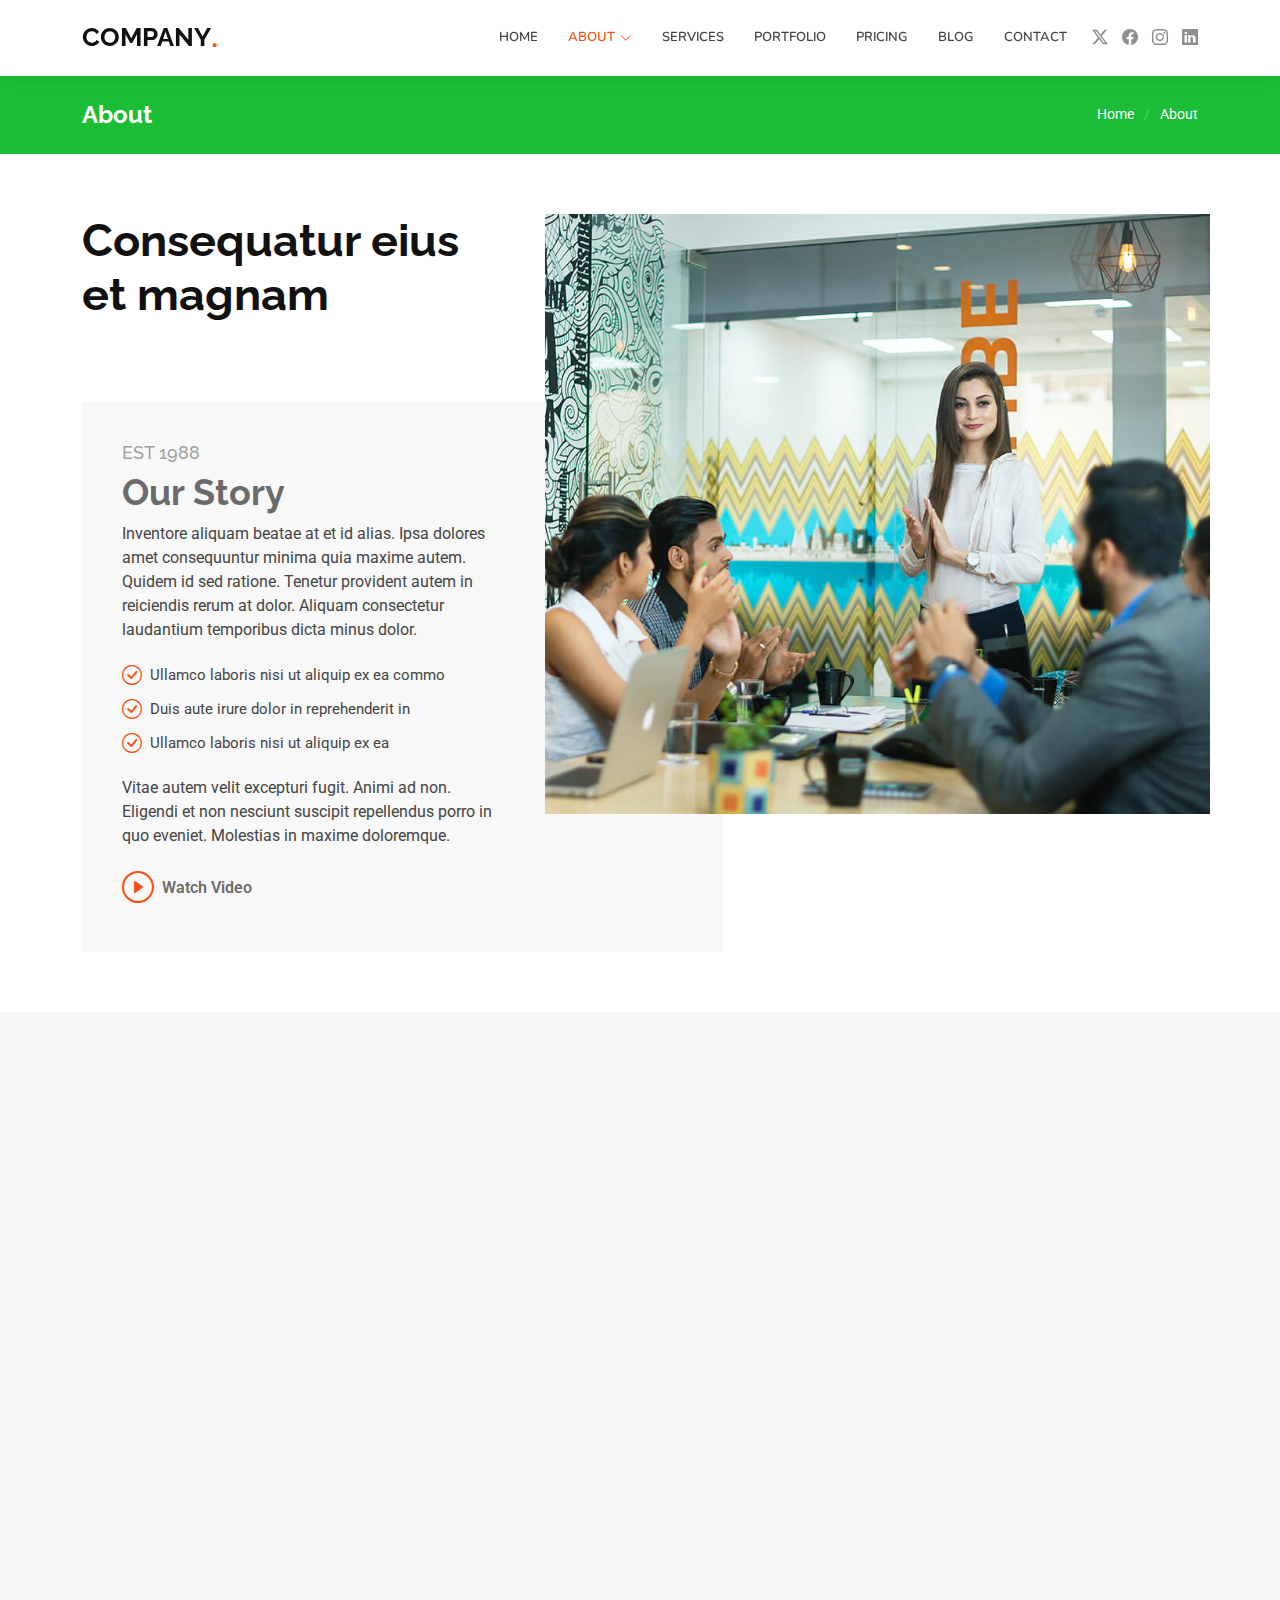
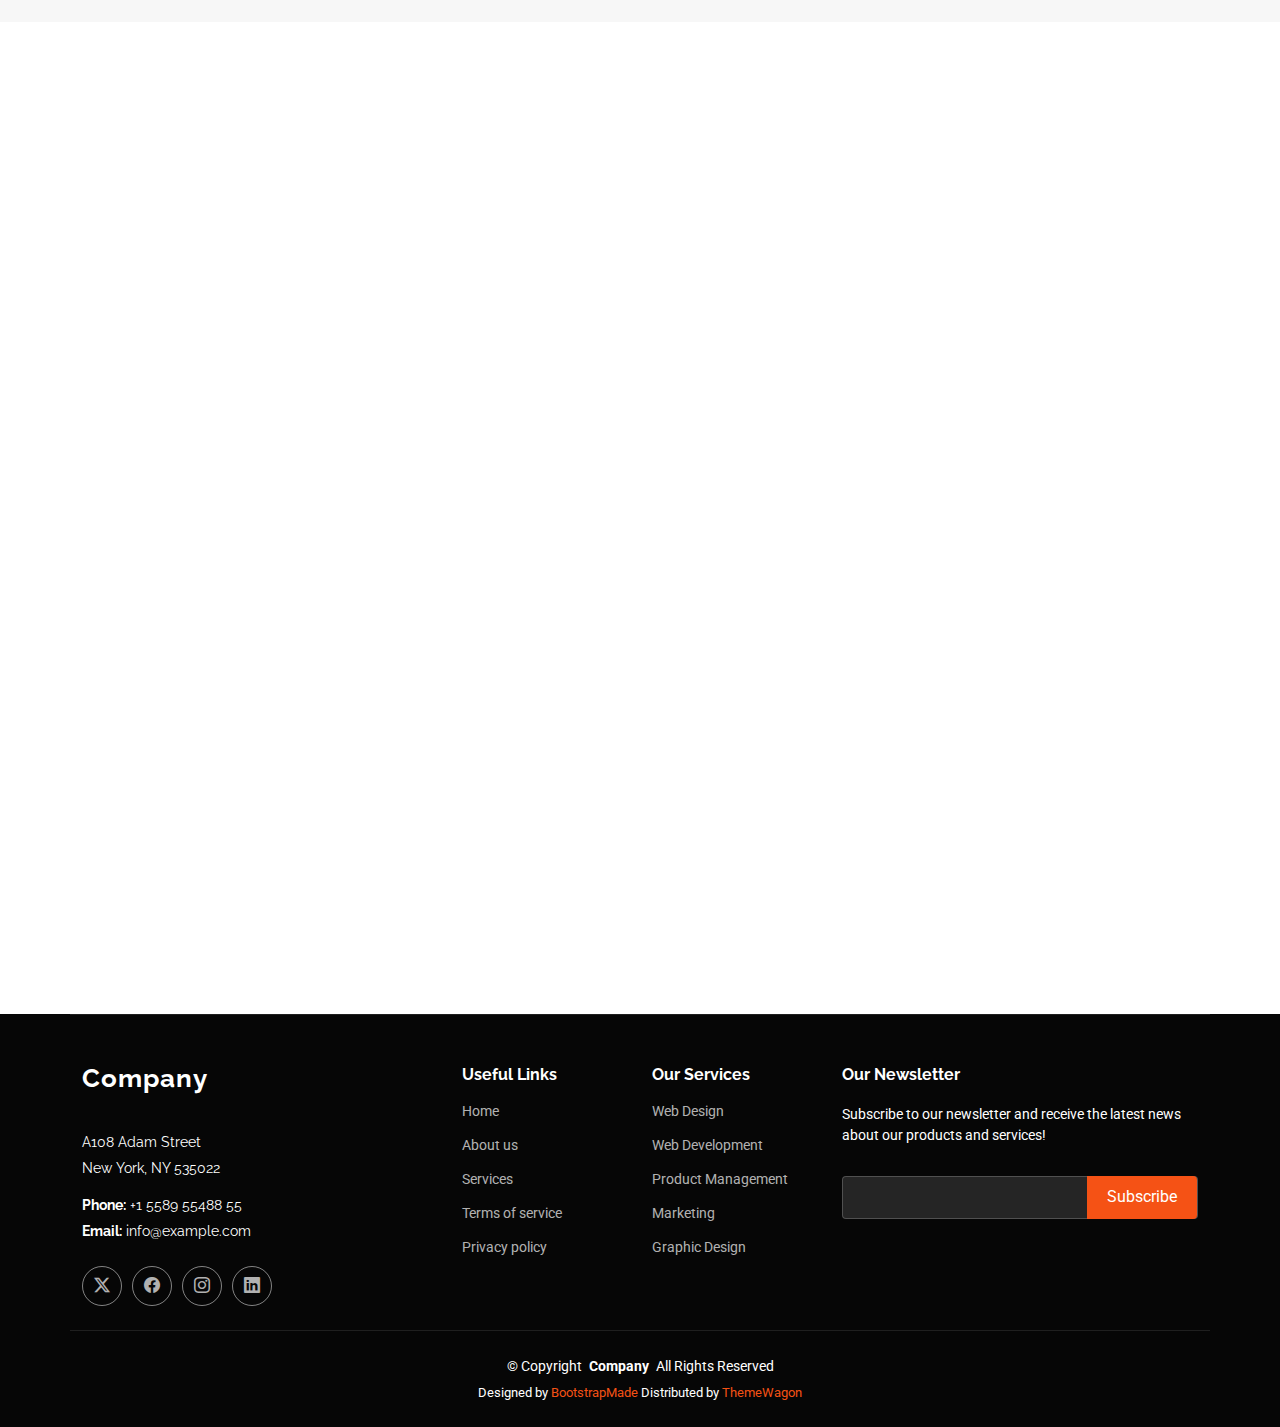
<file: about.html>
<!DOCTYPE html>
<html lang="en">

<head>
  <meta charset="utf-8">
  <meta content="width=device-width, initial-scale=1.0" name="viewport">
  <title>About - Company Bootstrap Template</title>
  <meta name="description" content="">
  <meta name="keywords" content="">

  <!-- Favicons -->
  <link href="assets/img/favicon.png" rel="icon">
  <link href="assets/img/apple-touch-icon.png" rel="apple-touch-icon">

  <!-- Fonts -->
  <link href="https://fonts.googleapis.com" rel="preconnect">
  <link href="https://fonts.gstatic.com" rel="preconnect" crossorigin>
  <link href="https://fonts.googleapis.com/css2?family=Roboto:ital,wght@0,100;0,300;0,400;0,500;0,700;0,900;1,100;1,300;1,400;1,500;1,700;1,900&family=Raleway:ital,wght@0,100;0,200;0,300;0,400;0,500;0,600;0,700;0,800;0,900;1,100;1,200;1,300;1,400;1,500;1,600;1,700;1,800;1,900&family=Nunito:ital,wght@0,200;0,300;0,400;0,500;0,600;0,700;0,800;0,900;1,200;1,300;1,400;1,500;1,600;1,700;1,800;1,900&display=swap" rel="stylesheet">

  <!-- Vendor CSS Files -->
  <link href="assets/vendor/bootstrap/css/bootstrap.min.css" rel="stylesheet">
  <link href="assets/vendor/bootstrap-icons/bootstrap-icons.css" rel="stylesheet">
  <link href="assets/vendor/aos/aos.css" rel="stylesheet">
  <link href="assets/vendor/glightbox/css/glightbox.min.css" rel="stylesheet">
  <link href="assets/vendor/swiper/swiper-bundle.min.css" rel="stylesheet">

  <!-- Main CSS File -->
  <link href="assets/css/main.css" rel="stylesheet">

  <!-- =======================================================
  * Template Name: Company
  * Template URL: https://bootstrapmade.com/company-free-html-bootstrap-template/
  * Updated: Aug 07 2024 with Bootstrap v5.3.3
  * Author: BootstrapMade.com
  * License: https://bootstrapmade.com/license/
  ======================================================== -->
</head>

<body class="about-page">

  <header id="header" class="header d-flex align-items-center sticky-top">
    <div class="container position-relative d-flex align-items-center">

      <a href="index.html" class="logo d-flex align-items-center me-auto">
        <!-- Uncomment the line below if you also wish to use an image logo -->
        <!-- <img src="assets/img/logo.png" alt=""> -->
        <h1 class="sitename">Company</h1><span>.</span>
      </a>

      <nav id="navmenu" class="navmenu">
        <ul>
          <li><a href="#hero">Home</a></li>
          <li class="dropdown"><a href="about.html" class="active"><span>About</span> <i class="bi bi-chevron-down toggle-dropdown"></i></a>
            <ul>
              <li><a href="team.html">Team</a></li>
              <li><a href="testimonials.html">Testimonials</a></li>
              <li class="dropdown"><a href="#"><span>Deep Dropdown</span> <i class="bi bi-chevron-down toggle-dropdown"></i></a>
                <ul>
                  <li><a href="#">Deep Dropdown 1</a></li>
                  <li><a href="#">Deep Dropdown 2</a></li>
                  <li><a href="#">Deep Dropdown 3</a></li>
                  <li><a href="#">Deep Dropdown 4</a></li>
                  <li><a href="#">Deep Dropdown 5</a></li>
                </ul>
              </li>
            </ul>
          </li>
          <li><a href="services.html">Services</a></li>
          <li><a href="portfolio.html">Portfolio</a></li>
          <li><a href="pricing.html">Pricing</a></li>
          <li><a href="blog.html">Blog</a></li>
          <li><a href="contact.html">Contact</a></li>
        </ul>
        <i class="mobile-nav-toggle d-xl-none bi bi-list"></i>
      </nav>

      <div class="header-social-links">
        <a href="#" class="twitter"><i class="bi bi-twitter-x"></i></a>
        <a href="#" class="facebook"><i class="bi bi-facebook"></i></a>
        <a href="#" class="instagram"><i class="bi bi-instagram"></i></a>
        <a href="#" class="linkedin"><i class="bi bi-linkedin"></i></a>
      </div>

    </div>
  </header>

  <main class="main">

    <!-- Page Title -->
    <div class="page-title accent-background">
      <div class="container d-lg-flex justify-content-between align-items-center">
        <h1 class="mb-2 mb-lg-0">About</h1>
        <nav class="breadcrumbs">
          <ol>
            <li><a href="index.html">Home</a></li>
            <li class="current">About</li>
          </ol>
        </nav>
      </div>
    </div><!-- End Page Title -->

    <!-- About Section -->
    <section id="about" class="about section">

      <div class="container">

        <div class="row position-relative">

          <div class="col-lg-7 about-img" data-aos="zoom-out" data-aos-delay="200"><img src="assets/img/about.jpg"></div>

          <div class="col-lg-7" data-aos="fade-up" data-aos-delay="100">
            <h2 class="inner-title">Consequatur eius et magnam</h2>
            <div class="our-story">
              <h4>Est 1988</h4>
              <h3>Our Story</h3>
              <p>Inventore aliquam beatae at et id alias. Ipsa dolores amet consequuntur minima quia maxime autem. Quidem id sed ratione. Tenetur provident autem in reiciendis rerum at dolor. Aliquam consectetur laudantium temporibus dicta minus dolor.</p>
              <ul>
                <li><i class="bi bi-check-circle"></i> <span>Ullamco laboris nisi ut aliquip ex ea commo</span></li>
                <li><i class="bi bi-check-circle"></i> <span>Duis aute irure dolor in reprehenderit in</span></li>
                <li><i class="bi bi-check-circle"></i> <span>Ullamco laboris nisi ut aliquip ex ea</span></li>
              </ul>
              <p>Vitae autem velit excepturi fugit. Animi ad non. Eligendi et non nesciunt suscipit repellendus porro in quo eveniet. Molestias in maxime doloremque.</p>

              <div class="watch-video d-flex align-items-center position-relative">
                <i class="bi bi-play-circle"></i>
                <a href="https://www.youtube.com/watch?v=Y7f98aduVJ8" class="glightbox stretched-link">Watch Video</a>
              </div>
            </div>
          </div>

        </div>

      </div>

    </section><!-- /About Section -->

    <!-- Team Section -->
    <section id="team" class="team section light-background">

      <!-- Section Title -->
      <div class="container section-title" data-aos="fade-up">
        <h2>Our Team</h2>
        <p>Necessitatibus eius consequatur ex aliquid fuga eum quidem sint consectetur velit</p>
      </div><!-- End Section Title -->

      <div class="container">

        <div class="row gy-4">

          <div class="col-lg-3 col-md-6 d-flex align-items-stretch" data-aos="fade-up" data-aos-delay="100">
            <div class="team-member">
              <div class="member-img">
                <img src="assets/img/team/team-1.jpg" class="img-fluid" alt="">
                <div class="social">
                  <a href=""><i class="bi bi-twitter-x"></i></a>
                  <a href=""><i class="bi bi-facebook"></i></a>
                  <a href=""><i class="bi bi-instagram"></i></a>
                  <a href=""><i class="bi bi-linkedin"></i></a>
                </div>
              </div>
              <div class="member-info">
                <h4>Walter White</h4>
                <span>Chief Executive Officer</span>
              </div>
            </div>
          </div><!-- End Team Member -->

          <div class="col-lg-3 col-md-6 d-flex align-items-stretch" data-aos="fade-up" data-aos-delay="200">
            <div class="team-member">
              <div class="member-img">
                <img src="assets/img/team/team-2.jpg" class="img-fluid" alt="">
                <div class="social">
                  <a href=""><i class="bi bi-twitter-x"></i></a>
                  <a href=""><i class="bi bi-facebook"></i></a>
                  <a href=""><i class="bi bi-instagram"></i></a>
                  <a href=""><i class="bi bi-linkedin"></i></a>
                </div>
              </div>
              <div class="member-info">
                <h4>Sarah Jhonson</h4>
                <span>Product Manager</span>
              </div>
            </div>
          </div><!-- End Team Member -->

          <div class="col-lg-3 col-md-6 d-flex align-items-stretch" data-aos="fade-up" data-aos-delay="300">
            <div class="team-member">
              <div class="member-img">
                <img src="assets/img/team/team-3.jpg" class="img-fluid" alt="">
                <div class="social">
                  <a href=""><i class="bi bi-twitter-x"></i></a>
                  <a href=""><i class="bi bi-facebook"></i></a>
                  <a href=""><i class="bi bi-instagram"></i></a>
                  <a href=""><i class="bi bi-linkedin"></i></a>
                </div>
              </div>
              <div class="member-info">
                <h4>William Anderson</h4>
                <span>CTO</span>
              </div>
            </div>
          </div><!-- End Team Member -->

          <div class="col-lg-3 col-md-6 d-flex align-items-stretch" data-aos="fade-up" data-aos-delay="400">
            <div class="team-member">
              <div class="member-img">
                <img src="assets/img/team/team-4.jpg" class="img-fluid" alt="">
                <div class="social">
                  <a href=""><i class="bi bi-twitter-x"></i></a>
                  <a href=""><i class="bi bi-facebook"></i></a>
                  <a href=""><i class="bi bi-instagram"></i></a>
                  <a href=""><i class="bi bi-linkedin"></i></a>
                </div>
              </div>
              <div class="member-info">
                <h4>Amanda Jepson</h4>
                <span>Accountant</span>
              </div>
            </div>
          </div><!-- End Team Member -->

        </div>

      </div>

    </section><!-- /Team Section -->

    <!-- Skills Section -->
    <section id="skills" class="skills section">

      <!-- Section Title -->
      <div class="container section-title" data-aos="fade-up">
        <h2>Our Skills</h2>
        <p>Necessitatibus eius consequatur ex aliquid fuga eum quidem sint consectetur velit</p>
      </div><!-- End Section Title -->

      <div class="container" data-aos="fade-up" data-aos-delay="100">

        <div class="row skills-content skills-animation">

          <div class="col-lg-6">

            <div class="progress">
              <span class="skill"><span>HTML</span> <i class="val">100%</i></span>
              <div class="progress-bar-wrap">
                <div class="progress-bar" role="progressbar" aria-valuenow="100" aria-valuemin="0" aria-valuemax="100"></div>
              </div>
            </div><!-- End Skills Item -->

            <div class="progress">
              <span class="skill"><span>CSS</span> <i class="val">90%</i></span>
              <div class="progress-bar-wrap">
                <div class="progress-bar" role="progressbar" aria-valuenow="90" aria-valuemin="0" aria-valuemax="100"></div>
              </div>
            </div><!-- End Skills Item -->

            <div class="progress">
              <span class="skill"><span>JavaScript</span> <i class="val">75%</i></span>
              <div class="progress-bar-wrap">
                <div class="progress-bar" role="progressbar" aria-valuenow="75" aria-valuemin="0" aria-valuemax="100"></div>
              </div>
            </div><!-- End Skills Item -->

          </div>

          <div class="col-lg-6">

            <div class="progress">
              <span class="skill"><span>PHP</span> <i class="val">80%</i></span>
              <div class="progress-bar-wrap">
                <div class="progress-bar" role="progressbar" aria-valuenow="80" aria-valuemin="0" aria-valuemax="100"></div>
              </div>
            </div><!-- End Skills Item -->

            <div class="progress">
              <span class="skill"><span>WordPress/CMS</span> <i class="val">90%</i></span>
              <div class="progress-bar-wrap">
                <div class="progress-bar" role="progressbar" aria-valuenow="90" aria-valuemin="0" aria-valuemax="100"></div>
              </div>
            </div><!-- End Skills Item -->

            <div class="progress">
              <span class="skill"><span>Photoshop</span> <i class="val">55%</i></span>
              <div class="progress-bar-wrap">
                <div class="progress-bar" role="progressbar" aria-valuenow="55" aria-valuemin="0" aria-valuemax="100"></div>
              </div>
            </div><!-- End Skills Item -->

          </div>

        </div>

      </div>

    </section><!-- /Skills Section -->

    <!-- Clients Section -->
    <section id="clients" class="clients section">

      <!-- Section Title -->
      <div class="container section-title" data-aos="fade-up">
        <h2>Clients</h2>
        <p>Necessitatibus eius consequatur ex aliquid fuga eum quidem sint consectetur velit</p>
      </div><!-- End Section Title -->

      <div class="container" data-aos="fade-up" data-aos-delay="100">

        <div class="row g-0 clients-wrap">

          <div class="col-xl-3 col-md-4 client-logo">
            <img src="assets/img/clients/client-1.png" class="img-fluid" alt="">
          </div><!-- End Client Item -->

          <div class="col-xl-3 col-md-4 client-logo">
            <img src="assets/img/clients/client-2.png" class="img-fluid" alt="">
          </div><!-- End Client Item -->

          <div class="col-xl-3 col-md-4 client-logo">
            <img src="assets/img/clients/client-3.png" class="img-fluid" alt="">
          </div><!-- End Client Item -->

          <div class="col-xl-3 col-md-4 client-logo">
            <img src="assets/img/clients/client-4.png" class="img-fluid" alt="">
          </div><!-- End Client Item -->

          <div class="col-xl-3 col-md-4 client-logo">
            <img src="assets/img/clients/client-5.png" class="img-fluid" alt="">
          </div><!-- End Client Item -->

          <div class="col-xl-3 col-md-4 client-logo">
            <img src="assets/img/clients/client-6.png" class="img-fluid" alt="">
          </div><!-- End Client Item -->

          <div class="col-xl-3 col-md-4 client-logo">
            <img src="assets/img/clients/client-7.png" class="img-fluid" alt="">
          </div><!-- End Client Item -->

          <div class="col-xl-3 col-md-4 client-logo">
            <img src="assets/img/clients/client-8.png" class="img-fluid" alt="">
          </div><!-- End Client Item -->

        </div>

      </div>

    </section><!-- /Clients Section -->

  </main>

  <footer id="footer" class="footer dark-background">

    <div class="container footer-top">
      <div class="row gy-4">
        <div class="col-lg-4 col-md-6 footer-about">
          <a href="index.html" class="logo d-flex align-items-center">
            <span class="sitename">Company</span>
          </a>
          <div class="footer-contact pt-3">
            <p>A108 Adam Street</p>
            <p>New York, NY 535022</p>
            <p class="mt-3"><strong>Phone:</strong> <span>+1 5589 55488 55</span></p>
            <p><strong>Email:</strong> <span>info@example.com</span></p>
          </div>
          <div class="social-links d-flex mt-4">
            <a href=""><i class="bi bi-twitter-x"></i></a>
            <a href=""><i class="bi bi-facebook"></i></a>
            <a href=""><i class="bi bi-instagram"></i></a>
            <a href=""><i class="bi bi-linkedin"></i></a>
          </div>
        </div>

        <div class="col-lg-2 col-md-3 footer-links">
          <h4>Useful Links</h4>
          <ul>
            <li><a href="#">Home</a></li>
            <li><a href="#">About us</a></li>
            <li><a href="#">Services</a></li>
            <li><a href="#">Terms of service</a></li>
            <li><a href="#">Privacy policy</a></li>
          </ul>
        </div>

        <div class="col-lg-2 col-md-3 footer-links">
          <h4>Our Services</h4>
          <ul>
            <li><a href="#">Web Design</a></li>
            <li><a href="#">Web Development</a></li>
            <li><a href="#">Product Management</a></li>
            <li><a href="#">Marketing</a></li>
            <li><a href="#">Graphic Design</a></li>
          </ul>
        </div>

        <div class="col-lg-4 col-md-12 footer-newsletter">
          <h4>Our Newsletter</h4>
          <p>Subscribe to our newsletter and receive the latest news about our products and services!</p>
          <form action="forms/newsletter.php" method="post" class="php-email-form">
            <div class="newsletter-form"><input type="email" name="email"><input type="submit" value="Subscribe"></div>
            <div class="loading">Loading</div>
            <div class="error-message"></div>
            <div class="sent-message">Your subscription request has been sent. Thank you!</div>
          </form>
        </div>

      </div>
    </div>

    <div class="container copyright text-center mt-4">
      <p>© <span>Copyright</span> <strong class="px-1 sitename">Company</strong> <span>All Rights Reserved</span></p>
      <div class="credits">
        <!-- All the links in the footer should remain intact. -->
        <!-- You can delete the links only if you've purchased the pro version. -->
        <!-- Licensing information: https://bootstrapmade.com/license/ -->
        <!-- Purchase the pro version with working PHP/AJAX contact form: [buy-url] -->
        Designed by <a href="https://bootstrapmade.com/">BootstrapMade</a> Distributed by <a href=“https://themewagon.com>ThemeWagon
      </div>
    </div>

  </footer>

  <!-- Scroll Top -->
  <a href="#" id="scroll-top" class="scroll-top d-flex align-items-center justify-content-center"><i class="bi bi-arrow-up-short"></i></a>

  <!-- Preloader -->
  <div id="preloader"></div>

  <!-- Vendor JS Files -->
  <script src="assets/vendor/bootstrap/js/bootstrap.bundle.min.js"></script>
  <script src="assets/vendor/php-email-form/validate.js"></script>
  <script src="assets/vendor/aos/aos.js"></script>
  <script src="assets/vendor/glightbox/js/glightbox.min.js"></script>
  <script src="assets/vendor/imagesloaded/imagesloaded.pkgd.min.js"></script>
  <script src="assets/vendor/isotope-layout/isotope.pkgd.min.js"></script>
  <script src="assets/vendor/waypoints/noframework.waypoints.js"></script>
  <script src="assets/vendor/swiper/swiper-bundle.min.js"></script>

  <!-- Main JS File -->
  <script src="assets/js/main.js"></script>

</body>

</html>
</file>
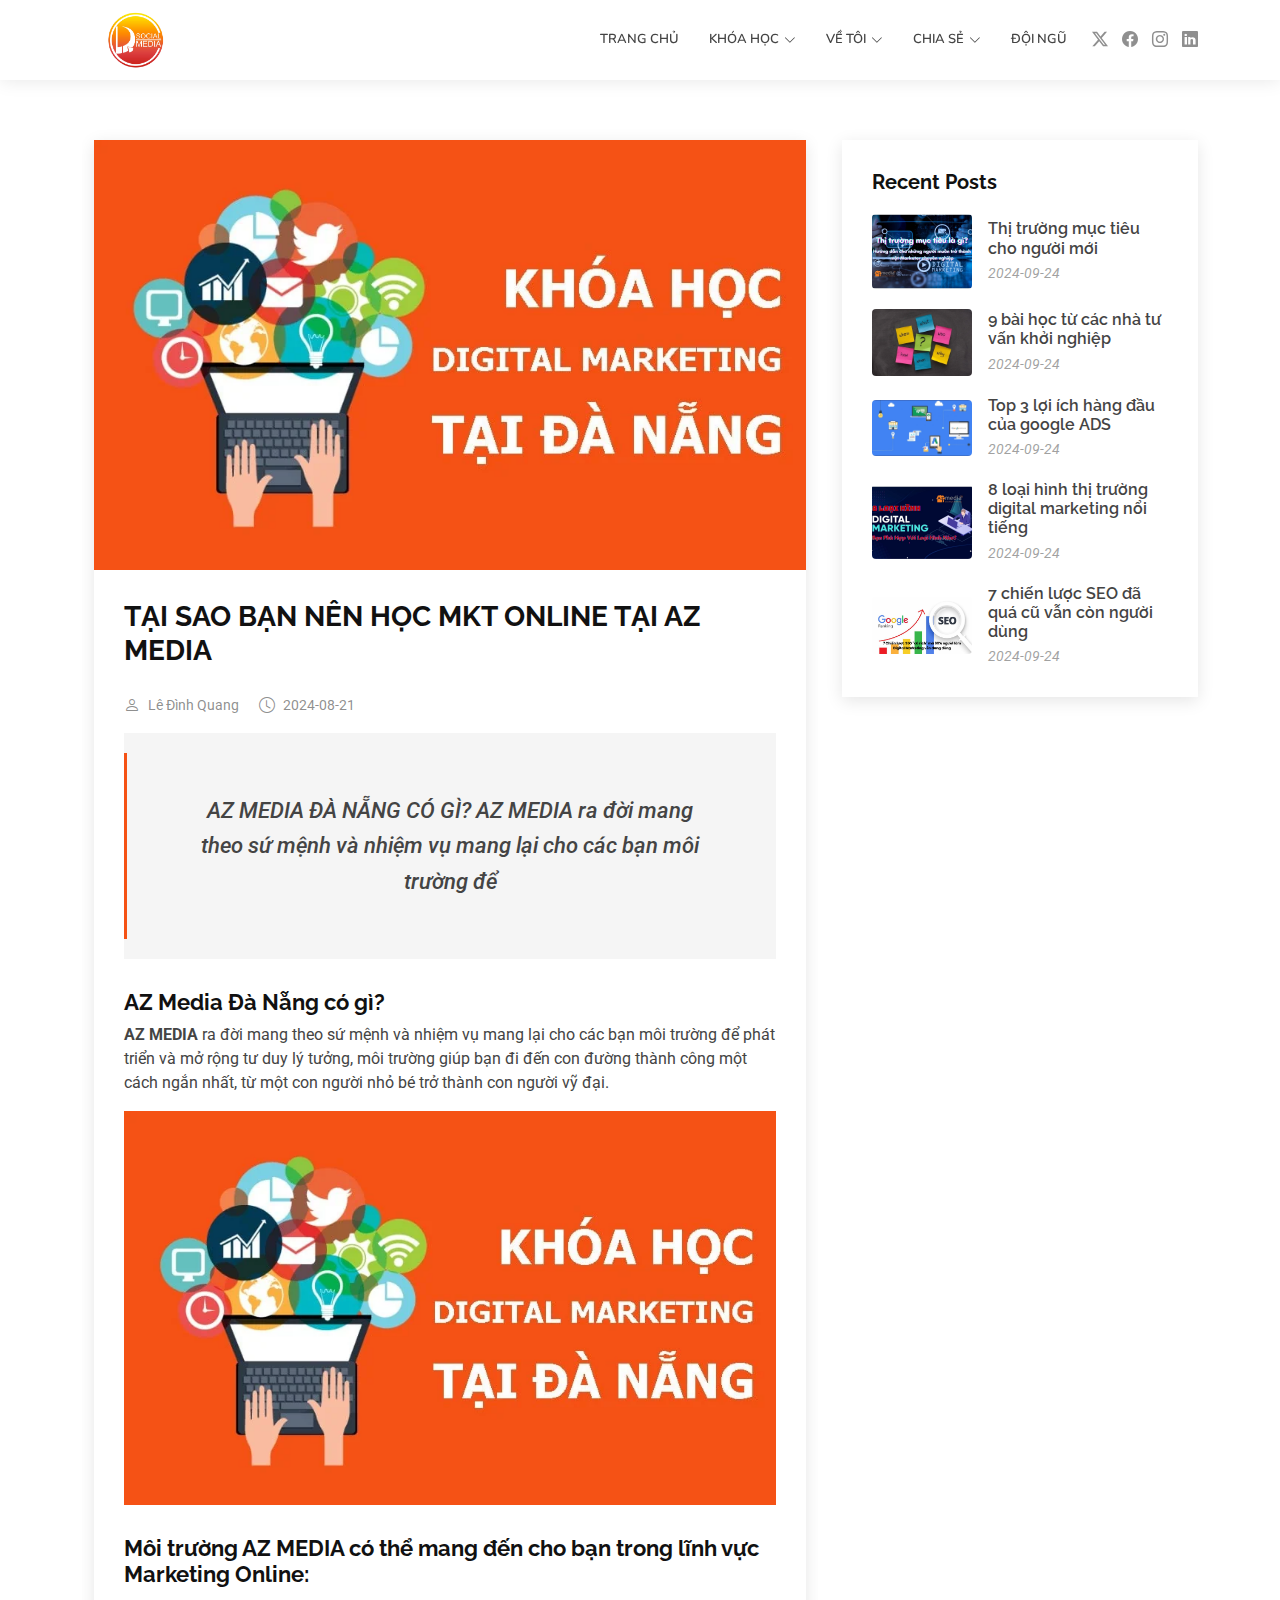
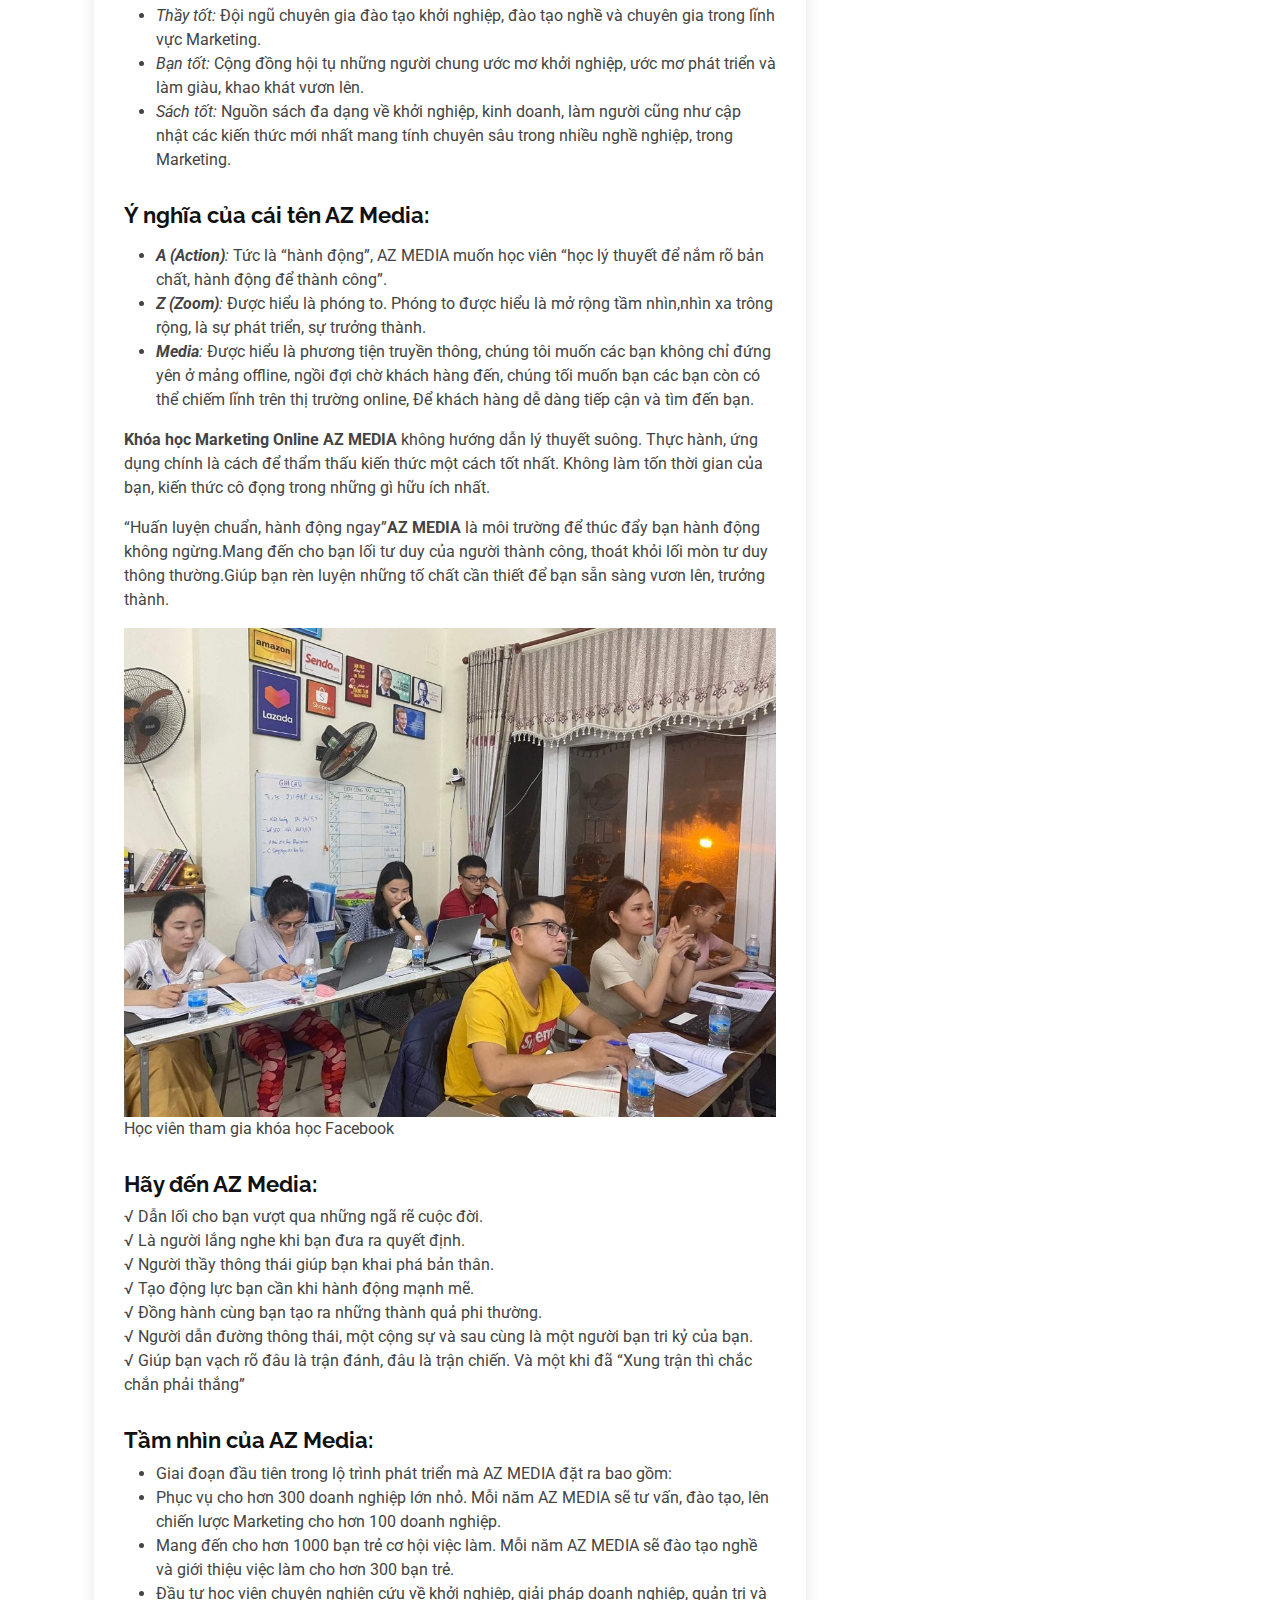
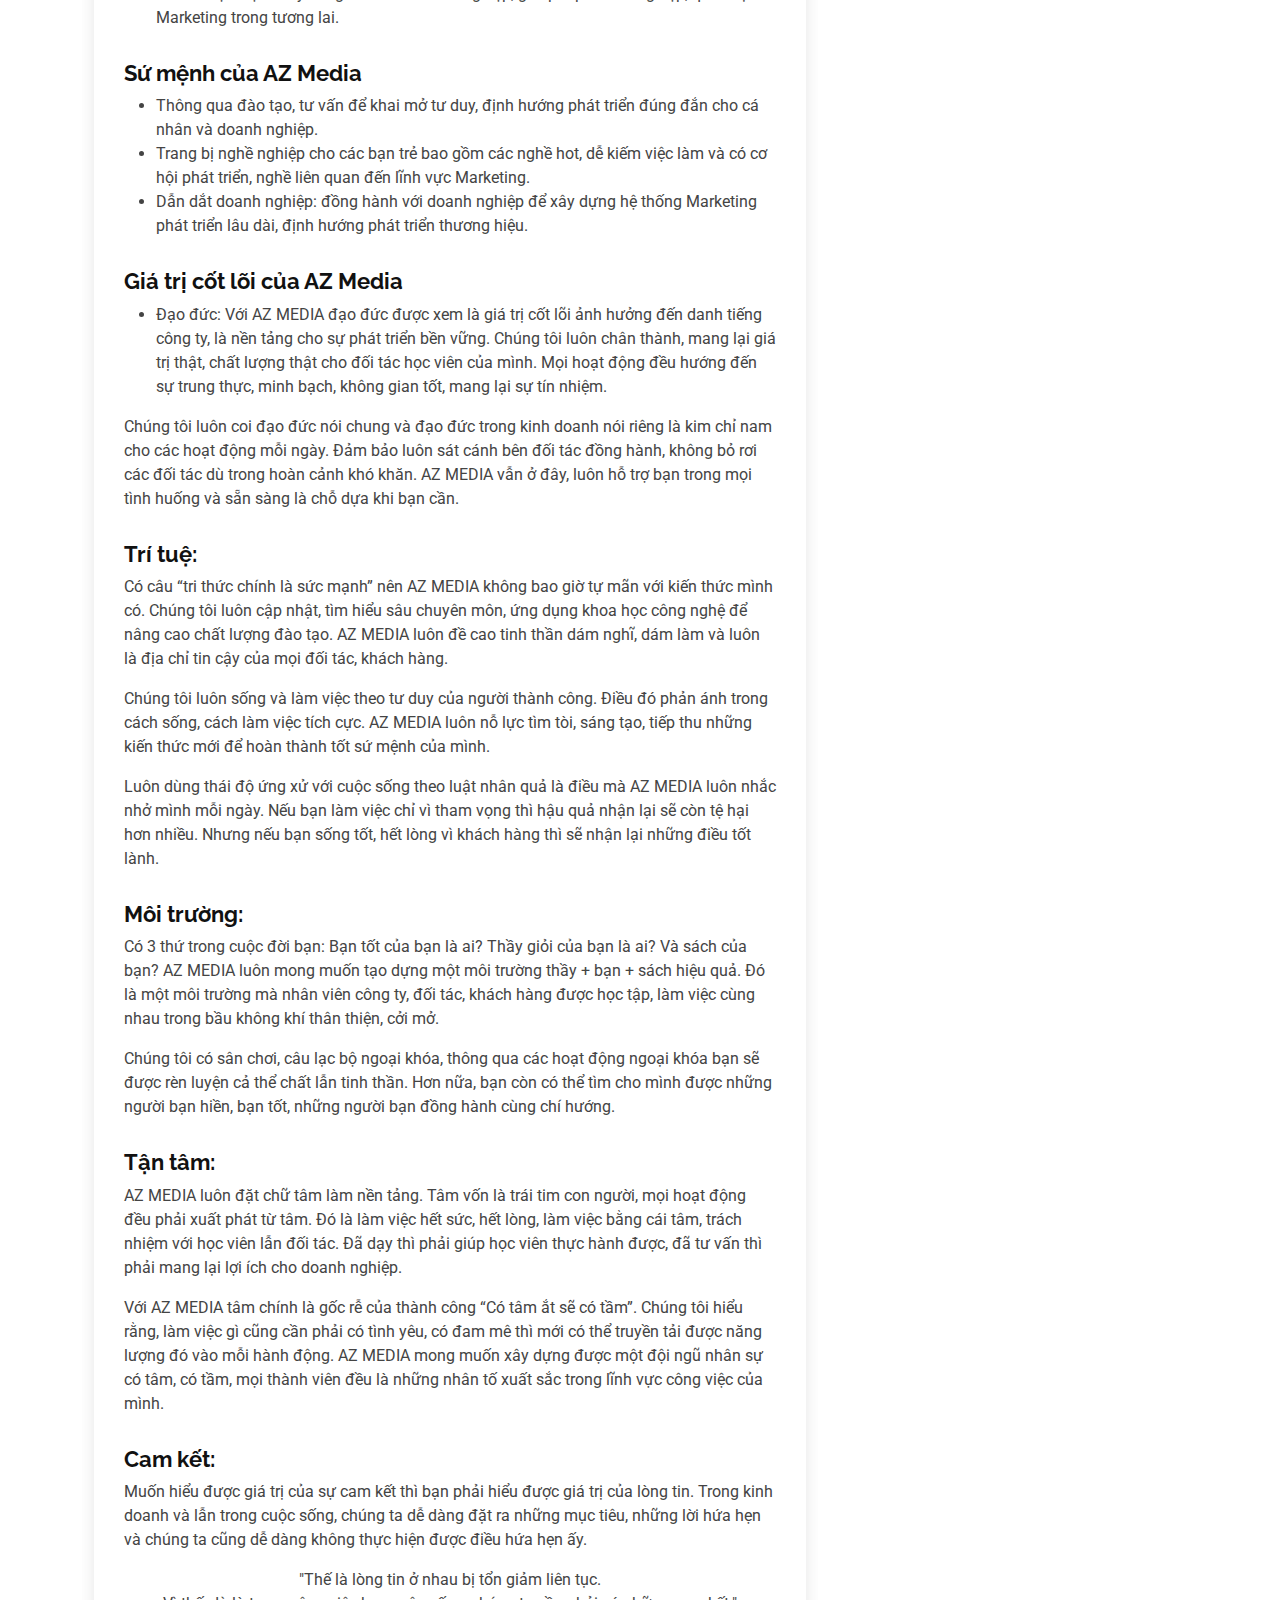
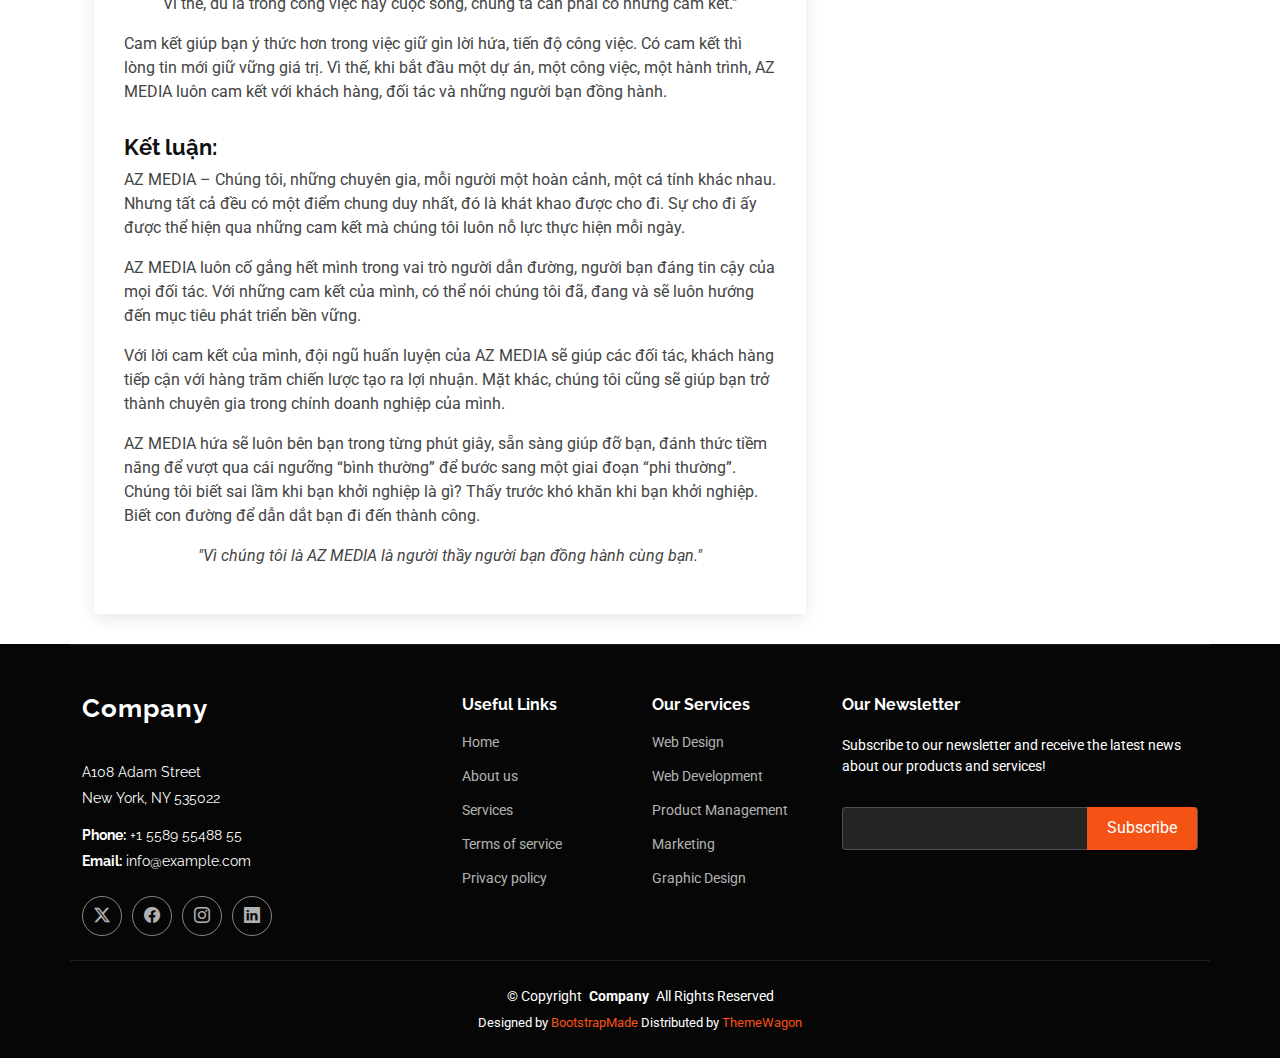
<file: blog-details.html>
<!DOCTYPE html>
<html lang="en">

<head>
  <meta charset="utf-8">
  <meta content="width=device-width, initial-scale=1.0" name="viewport">
  <title>Tại sao bạn nên chọn học MKT online tại AZ Media</title>
  <meta name="description" content="">
  <meta name="keywords" content="">

  <!-- Favicons -->
  <link href="assets/image/favicon.png" rel="icon">
  <link href="assets/img/apple-touch-icon.png" rel="apple-touch-icon">

  <!-- Fonts -->
  <link href="https://fonts.googleapis.com" rel="preconnect">
  <link href="https://fonts.gstatic.com" rel="preconnect" crossorigin>
  <link href="https://fonts.googleapis.com/css2?family=Roboto:ital,wght@0,100;0,300;0,400;0,500;0,700;0,900;1,100;1,300;1,400;1,500;1,700;1,900&family=Raleway:ital,wght@0,100;0,200;0,300;0,400;0,500;0,600;0,700;0,800;0,900;1,100;1,200;1,300;1,400;1,500;1,600;1,700;1,800;1,900&family=Nunito:ital,wght@0,200;0,300;0,400;0,500;0,600;0,700;0,800;0,900;1,200;1,300;1,400;1,500;1,600;1,700;1,800;1,900&display=swap" rel="stylesheet">

  <!-- Vendor CSS Files -->
  <link href="assets/vendor/bootstrap/css/bootstrap.min.css" rel="stylesheet">
  <link href="assets/vendor/bootstrap-icons/bootstrap-icons.css" rel="stylesheet">
  <link href="assets/vendor/aos/aos.css" rel="stylesheet">
  <link href="assets/vendor/glightbox/css/glightbox.min.css" rel="stylesheet">
  <link href="assets/vendor/swiper/swiper-bundle.min.css" rel="stylesheet">

  <!-- Main CSS File -->
  <link href="assets/css/main.css" rel="stylesheet">

  <!-- =======================================================
  * Template Name: Company
  * Template URL: https://bootstrapmade.com/company-free-html-bootstrap-template/
  * Updated: Aug 07 2024 with Bootstrap v5.3.3
  * Author: BootstrapMade.com
  * License: https://bootstrapmade.com/license/
  ======================================================== -->
</head>

<body class="blog-details-page">

  <header id="header" class="header d-flex align-items-center sticky-top">
    <div class="container position-relative d-flex align-items-center">

      <a href="index.html" class="logo d-flex align-items-center me-auto">
        <!-- Uncomment the line below if you also wish to use an image logo -->
        <!-- <img src="assets/img/logo.png" alt=""> -->
        <img src="assets/image/logo.png" alt="">
      </a>

      <nav id="navmenu" class="navmenu">
        <ul>
          <li><a href="#hero">Trang Chủ</a></li>
          <!-- <li class="dropdown"><a href="about.html"><span>About</span> <i class="bi bi-chevron-down toggle-dropdown"></i></a>
            <ul>
              <li><a href="team.html">Team</a></li>
              <li><a href="testimonials.html">Testimonials</a></li>
              <li class="dropdown"><a href="#"><span>Deep Dropdown</span> <i class="bi bi-chevron-down toggle-dropdown"></i></a>
                <ul>
                  <li><a href="#">Deep Dropdown 1</a></li>
                  <li><a href="#">Deep Dropdown 2</a></li>
                  <li><a href="#">Deep Dropdown 3</a></li>
                  <li><a href="#">Deep Dropdown 4</a></li>
                  <li><a href="#">Deep Dropdown 5</a></li>
                </ul>
              </li>
            </ul>
          </li> -->
          <li class="dropdown"><a href="about.html"><span>Khóa Học</span> <i class="bi bi-chevron-down toggle-dropdown"></i></a>
            <ul>
              <li><a href="#">Marketing</a></li>
              <li><a href="#">Facebook thực chiến</a></li>
              <li><a href="#">Tiktok tổng thể</a></li>
              <li><a href="#">Google Adsense</a></li>
            </ul>
          </li>
          <li class="dropdown"><a href="about.html"><span>Về Tôi</span> <i class="bi bi-chevron-down toggle-dropdown"></i></a>
            <ul>
              <li><a href="#">Chuyên gia Lê Đình Quang</a></li>
            </ul>
          </li>
          <li class="dropdown"><a href="about.html"><span>Chia Sẻ</span> <i class="bi bi-chevron-down toggle-dropdown"></i></a>
            <ul>
              <li><a href="#">Kiến thức</a></li>
              <li><a href="#">Tài liệu</a></li>
            </ul>
          </li>
          <li><a href="services.html">Đội Ngũ</a></li>
        </ul>
        <i class="mobile-nav-toggle d-xl-none bi bi-list"></i>
      </nav>

      <div class="header-social-links">
        <a href="#" class="twitter"><i class="bi bi-twitter-x"></i></a>
        <a href="#" class="facebook"><i class="bi bi-facebook"></i></a>
        <a href="#" class="instagram"><i class="bi bi-instagram"></i></a>
        <a href="#" class="linkedin"><i class="bi bi-linkedin"></i></a>
      </div>

    </div>
  </header>

  <main class="main">

    

    <div class="container">
      <div class="row">

        <div class="col-lg-8">

          <!-- Blog Details Section -->
          <section id="blog-details" class="blog-details section">
            <div class="container">

              <article class="article">

                <div class="post-img">
                  <img src="assets/image/tai-sao-lai-chon-azmedia.png" alt="" class="img-fluid">
                </div>

                <h2 class="title" style="text-transform: uppercase;">Tại Sao Bạn Nên Học MKT Online Tại AZ MEDIA</h2>

                <div class="meta-top">
                  <ul>
                    <li class="d-flex align-items-center"><i class="bi bi-person"></i> <a href="#">Lê Đình Quang</a></li>
                    <li class="d-flex align-items-center"><i class="bi bi-clock"></i> <a href="#"><time datetime="2024-08-21">2024-08-21</time></a></li>
                  </ul>
                </div><!-- End meta top -->

                <div class="content">
              
                  <blockquote>
                    <p>
                      AZ MEDIA ĐÀ NẴNG CÓ GÌ? AZ MEDIA ra đời mang theo sứ mệnh và nhiệm vụ mang lại cho các bạn môi trường để
                    </p>
                  </blockquote>

                  

                  <h3>AZ Media Đà Nẵng có gì?</h3>
                  <p>
                    <strong>AZ MEDIA</strong> ra đời mang theo sứ mệnh và nhiệm vụ mang lại cho các bạn môi trường để phát triển và mở rộng tư duy lý tưởng, 
                    môi trường giúp bạn đi đến con đường thành công một cách ngắn nhất, từ một con người nhỏ bé trở thành con người vỹ đại.
                  </p>
                  <img src="assets/image/tai-sao-lai-chon-azmedia.png" class="img-fluid" alt="">

                  <h3>Môi trường AZ MEDIA có thể mang đến cho bạn trong lĩnh vực Marketing Online:</h3>
                  <p>
                    <ul>
                      <li><span style="font-style: italic;">Thầy tốt:</span> Đội ngũ chuyên gia đào tạo khởi nghiệp, đào tạo nghề và chuyên gia trong lĩnh vực Marketing.</li>
                      <li><span style="font-style: italic;">Bạn tốt:</span> Cộng đồng hội tụ những người chung ước mơ khởi nghiệp, ước mơ phát triển và làm giàu, khao khát vươn lên.</li>
                      <li><span style="font-style: italic;">Sách tốt:</span> Nguồn sách đa dạng về khởi nghiệp, kinh doanh, làm người cũng như cập nhật các kiến thức mới nhất mang tính chuyên sâu trong nhiều nghề nghiệp, trong Marketing.</li>
                    </ul>
                  </p>
                  <h3>Ý nghĩa của cái tên AZ Media:</h3>
                  <p>
                    <ul>
                      <li><span style="font-style: italic;"><strong>A (Action)</strong>:</span> Tức là “hành động”, AZ MEDIA muốn học viên “học lý thuyết để nắm rõ bản chất, hành động để thành công”.</li>
                      <li><span style="font-style: italic;"><strong>Z (Zoom)</strong>:</span> Được hiểu là phóng to. Phóng to được hiểu là mở rộng tầm nhìn,nhìn xa trông rộng, là sự phát triển, sự trưởng thành.</li>
                      <li><span style="font-style: italic;"><strong>Media</strong>:</span> Được hiểu là  phương tiện truyền thông, chúng tôi muốn các bạn không chỉ đứng yên ở mảng offline, ngồi đợi chờ khách hàng đến, chúng tối muốn bạn các bạn 
                      còn có thể chiếm lĩnh trên thị trường online, Để khách hàng dễ dàng tiếp cận và tìm đến bạn.</li>
                    </ul>
                  </p>
                  <p>
                    <strong>Khóa học Marketing Online AZ MEDIA</strong> không hướng dẫn lý thuyết suông. Thực hành, ứng dụng chính là cách để thẩm thấu kiến thức một cách tốt nhất. Không làm tốn thời gian của bạn, kiến thức cô đọng trong những gì hữu ích nhất.
                  </p>
                  <p>
                    “Huấn luyện chuẩn, hành động ngay”<strong>AZ MEDIA</strong>  là môi trường để thúc đẩy bạn hành động không ngừng.Mang đến cho bạn lối tư duy của người thành công, thoát khỏi lối mòn tư duy thông thường.Giúp bạn rèn luyện những tố chất cần thiết để bạn sẵn sàng vươn lên, trưởng thành.
                  </p>
                  <img src="assets/image/khoa-hoc-1024x768.png" class="img-fluid" alt="">
                  <p>Học viên tham gia khóa học Facebook</p>

                  <h3>Hãy đến AZ Media:</h3>
                  <p>
                    √ Dẫn lối cho bạn vượt qua những ngã rẽ cuộc đời.
                    <br>
                    √ Là người lắng nghe khi bạn đưa ra quyết định.
                    <br>
                    √ Người thầy thông thái giúp bạn khai phá bản thân.
                    <br>
                    √ Tạo động lực bạn cần khi hành động mạnh mẽ.
                    <br>
                    √ Đồng hành cùng bạn tạo ra những thành quả phi thường.
                    <br>
                    √ Người dẫn đường thông thái, một cộng sự và sau cùng là một người bạn tri kỷ của bạn.
                    <br>
                    √ Giúp bạn vạch rõ đâu là trận đánh, đâu là trận chiến. Và một khi đã “Xung trận thì chắc chắn phải thắng”
                  </p>

                  <h3>Tầm nhìn của AZ Media:</h3>
                  <ul>
                    <li>Giai đoạn đầu tiên trong lộ trình phát triển mà AZ MEDIA đặt ra bao gồm:</li>
                    <li>Phục vụ cho hơn 300 doanh nghiệp lớn nhỏ. Mỗi năm AZ MEDIA sẽ tư vấn, đào tạo, lên chiến lược Marketing cho hơn 100 doanh nghiệp.</li>
                    <li>Mang đến cho hơn 1000 bạn trẻ cơ hội việc làm. Mỗi năm AZ MEDIA sẽ đào tạo nghề và giới thiệu việc làm cho hơn 300 bạn trẻ.</li>
                    <li>Đầu tư học viện chuyên nghiên cứu về khởi nghiệp, giải pháp doanh nghiệp, quản trị và Marketing trong tương lai.</li>
                  </ul>

                  <h3>Sứ mệnh của AZ Media</h3>
                  <ul>
                    <li>Thông qua đào tạo, tư vấn để khai mở tư duy, định hướng phát triển đúng đắn cho cá nhân và doanh nghiệp.</li>
                    <li>Trang bị nghề nghiệp cho các bạn trẻ bao gồm các nghề hot, dễ kiếm việc làm và có cơ hội phát triển, nghề liên quan đến lĩnh vực Marketing.</li>
                    <li>Dẫn dắt doanh nghiệp: đồng hành với doanh nghiệp để xây dựng hệ thống Marketing phát triển lâu dài, định hướng phát triển thương hiệu.</li>
                  </ul>

                  <h3>Giá trị cốt lõi của AZ Media</h3>
                  <ul>
                    <li>Đạo đức: Với AZ MEDIA đạo đức được xem là giá trị cốt lõi ảnh hưởng đến danh tiếng công ty, là nền tảng cho sự phát triển bền vững. Chúng tôi luôn chân thành, mang lại giá trị thật, 
                    chất lượng thật cho đối tác học viên của mình. Mọi hoạt động  đều hướng đến sự trung thực, minh bạch, không gian tốt, mang lại sự tín nhiệm.</li>
                  </ul>
                  <p> Chúng tôi luôn coi đạo đức nói chung và đạo đức trong kinh doanh nói riêng là kim chỉ nam cho các hoạt động mỗi ngày. Đảm bảo luôn sát cánh bên đối tác đồng hành, không bỏ rơi các đối tác dù trong hoàn cảnh khó khăn.
                  AZ MEDIA vẫn ở đây, luôn hỗ trợ bạn trong mọi tình huống và sẵn sàng là chỗ dựa khi bạn cần.</p>

                  <h3>Trí tuệ:</h3>
                  <p>Có câu “tri thức chính là sức mạnh” nên AZ MEDIA không bao giờ tự mãn với kiến thức mình có. Chúng tôi luôn cập nhật, tìm hiểu sâu chuyên môn, ứng dụng khoa học công nghệ để nâng cao chất lượng đào tạo. 
                  AZ MEDIA luôn đề cao tinh thần dám nghĩ, dám làm và luôn là địa chỉ tin cậy của mọi đối tác, khách hàng.</p>
                  <p>Chúng tôi luôn sống và làm việc theo tư duy của người thành công. Điều đó phản ánh trong cách sống, cách làm việc tích cực. AZ MEDIA luôn nỗ lực tìm tòi, sáng tạo,
                  tiếp thu những kiến thức mới để hoàn thành tốt sứ mệnh của mình.</p>
                  <p>Luôn dùng thái độ ứng xử với cuộc sống theo luật nhân quả là điều mà AZ MEDIA luôn nhắc nhở mình mỗi ngày. Nếu bạn làm việc chỉ vì tham vọng thì hậu quả nhận lại sẽ còn tệ hại hơn nhiều. 
                  Nhưng nếu bạn sống tốt, hết lòng vì khách hàng thì sẽ nhận lại những điều tốt lành.</p>

                  <h3>Môi trường:</h3>
                  <p>Có 3 thứ trong cuộc đời bạn: Bạn tốt của bạn là ai? Thầy giỏi của bạn là ai? Và sách của bạn? AZ MEDIA luôn mong muốn tạo dựng một môi trường thầy + bạn + sách hiệu quả. Đó là một môi trường mà nhân viên công ty, 
                  đối tác, khách hàng được học tập, làm việc cùng nhau trong bầu không khí thân thiện, cởi mở.</p>
                  <p>Chúng tôi có sân chơi, câu lạc bộ ngoại khóa, thông qua các hoạt động ngoại khóa bạn sẽ được rèn luyện cả thể chất lẫn tinh thần. Hơn nữa, bạn còn có thể tìm cho mình được những người bạn hiền, 
                  bạn tốt, những người bạn đồng hành cùng chí hướng.</p>

                  <h3>Tận tâm:</h3>
                  <p>  AZ MEDIA luôn đặt chữ tâm làm nền tảng. Tâm vốn là trái tim con người, mọi hoạt động đều phải xuất phát từ tâm. Đó là làm việc hết sức, hết lòng, làm việc bằng cái tâm, trách nhiệm với học viên lẫn đối tác. 
                  Đã dạy thì phải giúp học viên thực hành được, đã tư vấn thì phải mang lại lợi ích cho doanh nghiệp.</p>
                  <p>  Với AZ MEDIA tâm chính là gốc rễ của thành công “Có tâm ắt sẽ có tầm”. Chúng tôi hiểu rằng, làm việc gì cũng cần phải có tình yêu, có đam mê thì mới có thể truyền tải được năng lượng đó vào mỗi hành động. 
                  AZ MEDIA mong muốn xây dựng được một đội ngũ nhân sự có tâm, có tầm, mọi thành viên đều là những nhân tố xuất sắc trong lĩnh vực công việc của mình.</p>

                  <h3>Cam kết:</h3>
                  <p> Muốn hiểu được giá trị của sự cam kết thì bạn phải hiểu được giá trị của lòng tin. Trong kinh doanh và lẫn trong cuộc sống, chúng ta dễ dàng đặt ra những mục tiêu, 
                  những lời hứa hẹn và chúng ta cũng dễ dàng không thực hiện được điều hứa hẹn ấy.</p>
                  <p style="text-align: center;">"Thế là lòng tin ở nhau bị tổn giảm liên tục. <br>
                       Vì thế, dù là trong công việc hay cuộc sống, chúng ta cần phải có những cam kết."
                  </p>
                  <p>Cam kết giúp bạn ý thức hơn trong việc giữ gìn lời hứa, tiến độ công việc. Có cam kết thì lòng tin mới giữ vững giá trị. Vì thế, khi bắt đầu một dự án, một công việc, 
                  một hành trình, AZ MEDIA luôn cam kết với khách hàng, đối tác và những người bạn đồng hành.</p>
                  
                  <h3>Kết luận:</h3>
                  <p>  AZ MEDIA – Chúng tôi, những chuyên gia, mỗi người một hoàn cảnh, một cá tính khác nhau. Nhưng tất cả đều có một điểm chung duy nhất, đó là khát khao được cho đi. 
                  Sự cho đi ấy được thể hiện qua những cam kết mà chúng tôi luôn nỗ lực thực hiện mỗi ngày.</p>
                  <p>AZ MEDIA luôn cố gắng hết mình trong vai trò người dẫn đường, người bạn đáng tin cậy của mọi đối tác. Với những cam kết của mình, có thể nói chúng tôi đã, 
                  đang và sẽ luôn hướng đến mục tiêu phát triển bền vững.</p>
                  <p>Với lời cam kết của mình, đội ngũ huấn luyện của AZ MEDIA sẽ giúp các đối tác, khách hàng tiếp cận với hàng trăm chiến lược tạo ra lợi nhuận.
                  Mặt khác, chúng tôi cũng sẽ giúp bạn trở thành chuyên gia trong chính doanh nghiệp của mình.</p>
                  <p> AZ MEDIA hứa sẽ luôn bên bạn trong từng phút giây, sẵn sàng giúp đỡ bạn, đánh thức tiềm năng để vượt qua cái ngưỡng “bình thường” để bước sang một giai đoạn “phi thường”.
                  Chúng tôi biết sai lầm khi bạn khởi nghiệp là gì? Thấy trước khó khăn khi bạn khởi nghiệp. Biết con đường để dẫn dắt bạn đi đến thành công.</p>
                  <p style="font-style: italic; text-align: center;">"Vì chúng tôi là AZ MEDIA là người thầy người bạn đồng hành cùng bạn."</p>
                </div><!-- End post content -->

                

              </article>

            </div>
          </section><!-- /Blog Details Section -->

          <!-- Blog Comments Section -->
          <!--  -->
        </div>

        <div class="col-lg-4 sidebar">

          <div class="widgets-container">

            <!-- Blog Author Widget -->
            

            <!-- Search Widget -->
          

            <!-- Recent Posts Widget -->
            <div class="recent-posts-widget widget-item">

              <h3 class="widget-title">Recent Posts</h3>

              <div class="post-item">
                <img src="assets/image/thi-truong-muc-tieu.png" alt="">
                <div class="post-content">
                  <h4><a href="blog-details.html">Thị trường mục tiêu cho người mới</a></h4>
                  <time datetime="2024-09-24">2024-09-24</time>
                </div>
              </div>



               <div class="post-item">
                <img src="assets/image/9-bai-hoc-tu-cac-nha-tu-van-khoi.png" alt="">
                <div class="post-content">
                  <h4><a href="blog-details.html">9 bài học từ các nhà tư vấn khởi nghiệp</a></h4>
                  <time datetime="2024-09-24">2024-09-24</time>
                </div>
              </div>

               <div class="post-item">
                <img src="assets/image/top-3-loi-ich-cua-google-adword.png" alt="">
                <div class="post-content">
                  <h4><a href="blog-details.html">Top 3 lợi ích hàng đầu của google ADS</a></h4>
                  <time datetime="2024-09-24">2024-09-24</time>
                </div>
              </div>

               <div class="post-item">
                <img src="assets/image/8-loai-hinh-digital-marketing.png" alt="">
                <div class="post-content">
                  <h4><a href="blog-details.html">8 loại hình thị trường digital marketing nổi tiếng</a></h4>
                  <time datetime="2024-09-24">2024-09-24</time>
                </div>
              </div>

               <div class="post-item">
                <img src="assets/image/7-chien-luoc-seo_page-0001.png" alt="">
                <div class="post-content">
                  <h4><a href="blog-details.html">7 chiến lược SEO đã quá cũ vẫn còn người dùng</a></h4>
                  <time datetime="2024-09-24">2024-09-24</time>
                </div>
              </div>

            </div><!--/Recent Posts Widget -->

            <!-- Tags Widget -->
            

          </div>

        </div>

      </div>
    </div>

  </main>

  <footer id="footer" class="footer dark-background">

    <div class="container footer-top">
      <div class="row gy-4">
        <div class="col-lg-4 col-md-6 footer-about">
          <a href="index.html" class="logo d-flex align-items-center">
            <span class="sitename">Company</span>
          </a>
          <div class="footer-contact pt-3">
            <p>A108 Adam Street</p>
            <p>New York, NY 535022</p>
            <p class="mt-3"><strong>Phone:</strong> <span>+1 5589 55488 55</span></p>
            <p><strong>Email:</strong> <span>info@example.com</span></p>
          </div>
          <div class="social-links d-flex mt-4">
            <a href=""><i class="bi bi-twitter-x"></i></a>
            <a href=""><i class="bi bi-facebook"></i></a>
            <a href=""><i class="bi bi-instagram"></i></a>
            <a href=""><i class="bi bi-linkedin"></i></a>
          </div>
        </div>

        <div class="col-lg-2 col-md-3 footer-links">
          <h4>Useful Links</h4>
          <ul>
            <li><a href="#">Home</a></li>
            <li><a href="#">About us</a></li>
            <li><a href="#">Services</a></li>
            <li><a href="#">Terms of service</a></li>
            <li><a href="#">Privacy policy</a></li>
          </ul>
        </div>

        <div class="col-lg-2 col-md-3 footer-links">
          <h4>Our Services</h4>
          <ul>
            <li><a href="#">Web Design</a></li>
            <li><a href="#">Web Development</a></li>
            <li><a href="#">Product Management</a></li>
            <li><a href="#">Marketing</a></li>
            <li><a href="#">Graphic Design</a></li>
          </ul>
        </div>

        <div class="col-lg-4 col-md-12 footer-newsletter">
          <h4>Our Newsletter</h4>
          <p>Subscribe to our newsletter and receive the latest news about our products and services!</p>
          <form action="forms/newsletter.php" method="post" class="php-email-form">
            <div class="newsletter-form"><input type="email" name="email"><input type="submit" value="Subscribe"></div>
            <div class="loading">Loading</div>
            <div class="error-message"></div>
            <div class="sent-message">Your subscription request has been sent. Thank you!</div>
          </form>
        </div>

      </div>
    </div>

    <div class="container copyright text-center mt-4">
      <p>© <span>Copyright</span> <strong class="px-1 sitename">Company</strong> <span>All Rights Reserved</span></p>
      <div class="credits">
        <!-- All the links in the footer should remain intact. -->
        <!-- You can delete the links only if you've purchased the pro version. -->
        <!-- Licensing information: https://bootstrapmade.com/license/ -->
        <!-- Purchase the pro version with working PHP/AJAX contact form: [buy-url] -->
        Designed by <a href="https://bootstrapmade.com/">BootstrapMade</a> Distributed by <a href=“https://themewagon.com>ThemeWagon
      </div>
    </div>

  </footer>

  <!-- Scroll Top -->
  <a href="#" id="scroll-top" class="scroll-top d-flex align-items-center justify-content-center"><i class="bi bi-arrow-up-short"></i></a>

  <!-- Preloader -->
  <div id="preloader"></div>

  <!-- Vendor JS Files -->
  <script src="assets/vendor/bootstrap/js/bootstrap.bundle.min.js"></script>
  <script src="assets/vendor/php-email-form/validate.js"></script>
  <script src="assets/vendor/aos/aos.js"></script>
  <script src="assets/vendor/glightbox/js/glightbox.min.js"></script>
  <script src="assets/vendor/imagesloaded/imagesloaded.pkgd.min.js"></script>
  <script src="assets/vendor/isotope-layout/isotope.pkgd.min.js"></script>
  <script src="assets/vendor/waypoints/noframework.waypoints.js"></script>
  <script src="assets/vendor/swiper/swiper-bundle.min.js"></script>

  <!-- Main JS File -->
  <script src="assets/js/main.js"></script>

</body>

</html>
</file>
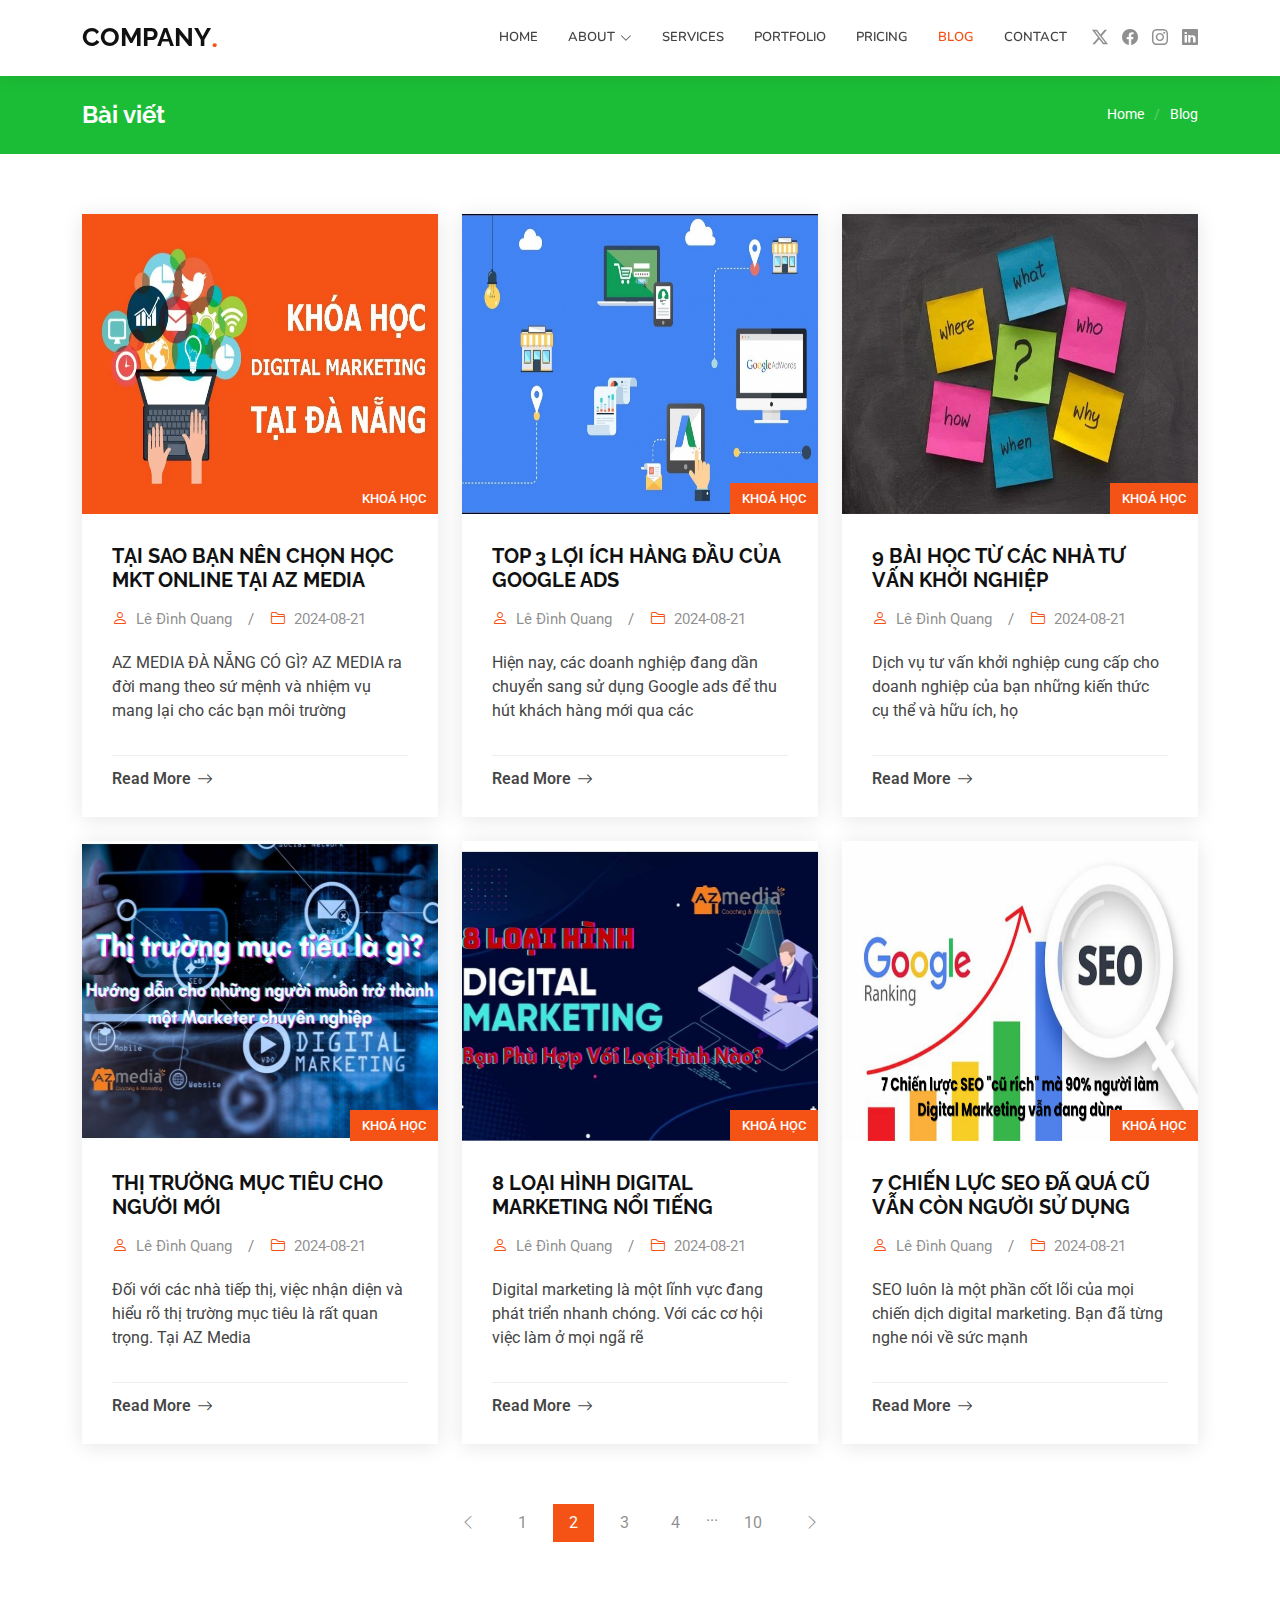
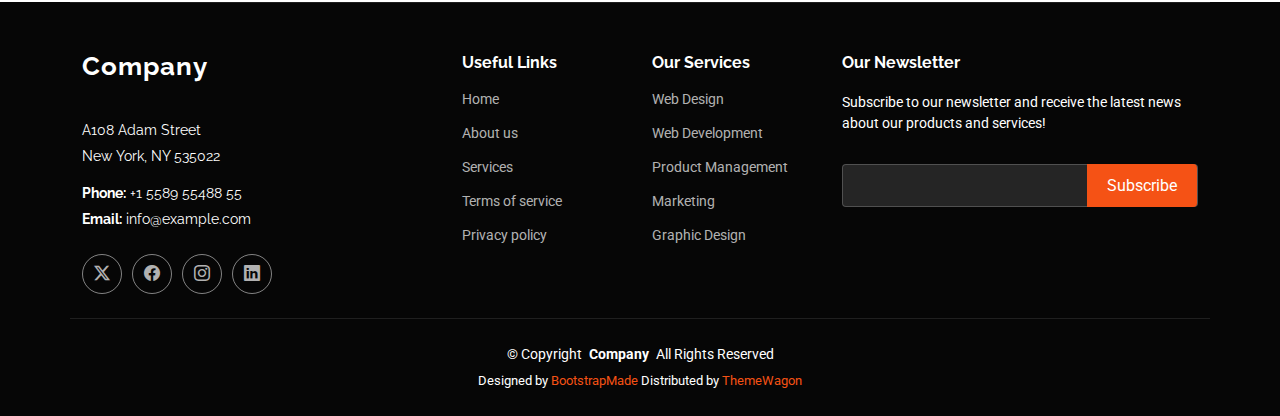
<file: blog.html>
<!DOCTYPE html>
<html lang="en">

<head>
  <meta charset="utf-8">
  <meta content="width=device-width, initial-scale=1.0" name="viewport">
  <title>Blog - Company Bootstrap Template</title>
  <meta name="description" content="">
  <meta name="keywords" content="">

  <!-- Favicons -->
  <link href="assets/img/favicon.png" rel="icon">
  <link href="assets/img/apple-touch-icon.png" rel="apple-touch-icon">

  <!-- Fonts -->
  <link href="https://fonts.googleapis.com" rel="preconnect">
  <link href="https://fonts.gstatic.com" rel="preconnect" crossorigin>
  <link href="https://fonts.googleapis.com/css2?family=Roboto:ital,wght@0,100;0,300;0,400;0,500;0,700;0,900;1,100;1,300;1,400;1,500;1,700;1,900&family=Raleway:ital,wght@0,100;0,200;0,300;0,400;0,500;0,600;0,700;0,800;0,900;1,100;1,200;1,300;1,400;1,500;1,600;1,700;1,800;1,900&family=Nunito:ital,wght@0,200;0,300;0,400;0,500;0,600;0,700;0,800;0,900;1,200;1,300;1,400;1,500;1,600;1,700;1,800;1,900&display=swap" rel="stylesheet">

  <!-- Vendor CSS Files -->
  <link href="assets/vendor/bootstrap/css/bootstrap.min.css" rel="stylesheet">
  <link href="assets/vendor/bootstrap-icons/bootstrap-icons.css" rel="stylesheet">
  <link href="assets/vendor/aos/aos.css" rel="stylesheet">
  <link href="assets/vendor/glightbox/css/glightbox.min.css" rel="stylesheet">
  <link href="assets/vendor/swiper/swiper-bundle.min.css" rel="stylesheet">

  <!-- Main CSS File -->
  <link href="assets/css/main.css" rel="stylesheet">

  <!-- =======================================================
  * Template Name: Company
  * Template URL: https://bootstrapmade.com/company-free-html-bootstrap-template/
  * Updated: Aug 07 2024 with Bootstrap v5.3.3
  * Author: BootstrapMade.com
  * License: https://bootstrapmade.com/license/
  ======================================================== -->
</head>

<body class="blog-page">

  <header id="header" class="header d-flex align-items-center sticky-top">
    <div class="container position-relative d-flex align-items-center">

      <a href="index.html" class="logo d-flex align-items-center me-auto">
        <!-- Uncomment the line below if you also wish to use an image logo -->
        <!-- <img src="assets/img/logo.png" alt=""> -->
        <h1 class="sitename">Company</h1><span>.</span>
      </a>

      <nav id="navmenu" class="navmenu">
        <ul>
          <li><a href="#hero">Home</a></li>
          <li class="dropdown"><a href="about.html"><span>About</span> <i class="bi bi-chevron-down toggle-dropdown"></i></a>
            <ul>
              <li><a href="team.html">Team</a></li>
              <li><a href="testimonials.html">Testimonials</a></li>
              <li class="dropdown"><a href="#"><span>Deep Dropdown</span> <i class="bi bi-chevron-down toggle-dropdown"></i></a>
                <ul>
                  <li><a href="#">Deep Dropdown 1</a></li>
                  <li><a href="#">Deep Dropdown 2</a></li>
                  <li><a href="#">Deep Dropdown 3</a></li>
                  <li><a href="#">Deep Dropdown 4</a></li>
                  <li><a href="#">Deep Dropdown 5</a></li>
                </ul>
              </li>
            </ul>
          </li>
          <li><a href="services.html">Services</a></li>
          <li><a href="portfolio.html">Portfolio</a></li>
          <li><a href="pricing.html">Pricing</a></li>
          <li><a href="blog.html" class="active">Blog</a></li>
          <li><a href="contact.html">Contact</a></li>
        </ul>
        <i class="mobile-nav-toggle d-xl-none bi bi-list"></i>
      </nav>

      <div class="header-social-links">
        <a href="#" class="twitter"><i class="bi bi-twitter-x"></i></a>
        <a href="#" class="facebook"><i class="bi bi-facebook"></i></a>
        <a href="#" class="instagram"><i class="bi bi-instagram"></i></a>
        <a href="#" class="linkedin"><i class="bi bi-linkedin"></i></a>
      </div>

    </div>
  </header>

  <main class="main">

    <!-- Page Title -->
    <div class="page-title accent-background">
      <div class="container d-lg-flex justify-content-between align-items-center">
        <h1 class="mb-2 mb-lg-0">Bài viết</h1>
        <nav class="breadcrumbs">
          <ol>
            <li><a href="index.html">Home</a></li>
            <li class="current">Blog</li>
          </ol>
        </nav>
      </div>
    </div><!-- End Page Title -->

    <!-- Blog Posts Section -->
    <section id="blog-posts" class="blog-posts section">

      <div class="container">
        <div class="row gy-4">

          <div class="col-lg-4">
            <article class="position-relative h-100">

              <div class="post-img position-relative overflow-hidden" style="width: auto; height: 300px;">
                <img src="assets/image/tai-sao-lai-chon-azmedia.png" style="width: auto; height: 300px;" class="img-fluid" alt="">
                <span class="post-date">Khoá Học</span>
              </div>

              <div class="post-content d-flex flex-column">

                <h3 class="post-title" style="text-transform: uppercase;">tại sao bạn nên chọn học MKT online tại AZ Media</h3>

                <div class="meta d-flex align-items-center">
                  <div class="d-flex align-items-center">
                    <i class="bi bi-person"></i> <span class="ps-2">Lê Đình Quang</span>
                  </div>
                  <span class="px-3 text-black-50">/</span>
                  <div class="d-flex align-items-center">
                    <i class="bi bi-folder2"></i> <span class="ps-2">2024-08-21</span>
                  </div>
                </div>

                <p>
                  AZ MEDIA ĐÀ NẴNG CÓ GÌ? AZ MEDIA ra đời mang theo sứ mệnh và nhiệm vụ mang lại cho các bạn môi trường
                </p>

                <hr>

                <a href="blog-details.html" class="readmore stretched-link"><span>Read More</span><i class="bi bi-arrow-right"></i></a>

              </div>

            </article>
          </div><!-- End post list item -->

           <div class="col-lg-4">
            <article class="position-relative h-100">

              <div class="post-img position-relative overflow-hidden" style="width: auto; height: 300px;">
                <img src="assets/image/top-3-loi-ich-cua-google-adword.png" style="width: auto; height: 300px;" class="img-fluid" alt="">
                <span class="post-date">Khoá Học</span>
              </div>

              <div class="post-content d-flex flex-column">

                <h3 class="post-title" style="text-transform: uppercase;">TOP 3 lợi ích hàng đầu của google ads</h3>

                <div class="meta d-flex align-items-center">
                  <div class="d-flex align-items-center">
                    <i class="bi bi-person"></i> <span class="ps-2">Lê Đình Quang</span>
                  </div>
                  <span class="px-3 text-black-50">/</span>
                  <div class="d-flex align-items-center">
                    <i class="bi bi-folder2"></i> <span class="ps-2">2024-08-21</span>
                  </div>
                </div>

                <p>
                  Hiện nay, các doanh nghiệp đang dần chuyển sang sử dụng Google ads để thu hút khách hàng mới qua các
                </p>

                <hr>

                <a href="blog-details.html" class="readmore stretched-link"><span>Read More</span><i class="bi bi-arrow-right"></i></a>

              </div>

            </article>
          </div><!-- End post list item -->

           <div class="col-lg-4">
            <article class="position-relative h-100">

              <div class="post-img position-relative overflow-hidden" style="width: auto; height: 300px;">
                <img src="assets/image/9-bai-hoc-tu-cac-nha-tu-van-khoi.png" style="width: auto; height: 300px;" class="img-fluid" alt="">
                <span class="post-date">Khoá Học</span>
              </div>

              <div class="post-content d-flex flex-column">

                <h3 class="post-title" style="text-transform: uppercase;">9 bài học từ các nhà tư vấn khởi nghiệp</h3>

                <div class="meta d-flex align-items-center">
                  <div class="d-flex align-items-center">
                    <i class="bi bi-person"></i> <span class="ps-2">Lê Đình Quang</span>
                  </div>
                  <span class="px-3 text-black-50">/</span>
                  <div class="d-flex align-items-center">
                    <i class="bi bi-folder2"></i> <span class="ps-2">2024-08-21</span>
                  </div>
                </div>

                <p>
                  Dịch vụ tư vấn khởi nghiệp cung cấp cho doanh nghiệp của bạn những kiến ​​thức cụ thể và hữu ích, họ
                </p>

                <hr>

                <a href="blog-details.html" class="readmore stretched-link"><span>Read More</span><i class="bi bi-arrow-right"></i></a>

              </div>

            </article>
          </div><!-- End post list item -->

           <div class="col-lg-4">
            <article class="position-relative h-100">

              <div class="post-img position-relative overflow-hidden" style="width: auto; height: 300px;">
                <img src="assets/image/thi-truong-muc-tieu.png" style="width: auto; height: 300px;" class="img-fluid" alt="">
                <span class="post-date">Khoá Học</span>
              </div>

              <div class="post-content d-flex flex-column">

                <h3 class="post-title" style="text-transform: uppercase;">thị trường mục tiêu cho người mới</h3>

                <div class="meta d-flex align-items-center">
                  <div class="d-flex align-items-center">
                    <i class="bi bi-person"></i> <span class="ps-2">Lê Đình Quang</span>
                  </div>
                  <span class="px-3 text-black-50">/</span>
                  <div class="d-flex align-items-center">
                    <i class="bi bi-folder2"></i> <span class="ps-2">2024-08-21</span>
                  </div>
                </div>

                <p>
                  Đối với các nhà tiếp thị, việc nhận diện và hiểu rõ thị trường mục tiêu là rất quan trọng. Tại AZ Media
                </p>

                <hr>

                <a href="blog-details.html" class="readmore stretched-link"><span>Read More</span><i class="bi bi-arrow-right"></i></a>

              </div>

            </article>
          </div><!-- End post list item -->

           <div class="col-lg-4">
            <article class="position-relative h-100">

              <div class="post-img position-relative overflow-hidden" style="width: auto; height: 300px;">
                <img src="assets/image/8-loai-hinh-digital-marketing.png" style="width: auto; height: 300px;" class="img-fluid" alt="">
                <span class="post-date">Khoá Học</span>
              </div>

              <div class="post-content d-flex flex-column">

                <h3 class="post-title" style="text-transform: uppercase;">8 loại hình digital marketing nổi tiếng</h3>

                <div class="meta d-flex align-items-center">
                  <div class="d-flex align-items-center">
                    <i class="bi bi-person"></i> <span class="ps-2">Lê Đình Quang</span>
                  </div>
                  <span class="px-3 text-black-50">/</span>
                  <div class="d-flex align-items-center">
                    <i class="bi bi-folder2"></i> <span class="ps-2">2024-08-21</span>
                  </div>
                </div>

                <p>
                  Digital marketing là một lĩnh vực đang phát triển nhanh chóng. Với các cơ hội việc làm ở mọi ngã rẽ
                </p>

                <hr>

                <a href="blog-details.html" class="readmore stretched-link"><span>Read More</span><i class="bi bi-arrow-right"></i></a>

              </div>

            </article>
          </div><!-- End post list item -->

           <div class="col-lg-4">
            <article class="position-relative h-100">

              <div class="post-img position-relative overflow-hidden" style="width: auto; height: 300px;">
                <img src="assets/image/7-chien-luoc-seo_page-0001.png" style="width: auto; height: 300px;" class="img-fluid" alt="">
                <span class="post-date">Khoá Học</span>
              </div>

              <div class="post-content d-flex flex-column">

                <h3 class="post-title" style="text-transform: uppercase;">7 chiến lực seo đã quá cũ vẫn còn người sử dụng</h3>

                <div class="meta d-flex align-items-center">
                  <div class="d-flex align-items-center">
                    <i class="bi bi-person"></i> <span class="ps-2">Lê Đình Quang</span>
                  </div>
                  <span class="px-3 text-black-50">/</span>
                  <div class="d-flex align-items-center">
                    <i class="bi bi-folder2"></i> <span class="ps-2">2024-08-21</span>
                  </div>
                </div>

                <p>
                  SEO luôn là một phần cốt lõi của mọi chiến dịch digital marketing. Bạn đã từng nghe nói về sức mạnh
                </p>

                <hr>

                <a href="blog-details.html" class="readmore stretched-link"><span>Read More</span><i class="bi bi-arrow-right"></i></a>

              </div>

            </article>
          </div><!-- End post list item -->

        </div>
      </div>

    </section><!-- /Blog Posts Section -->

    <!-- Blog Pagination Section -->
    <section id="blog-pagination" class="blog-pagination section">

      <div class="container">
        <div class="d-flex justify-content-center">
          <ul>
            <li><a href="#"><i class="bi bi-chevron-left"></i></a></li>
            <li><a href="#">1</a></li>
            <li><a href="#" class="active">2</a></li>
            <li><a href="#">3</a></li>
            <li><a href="#">4</a></li>
            <li>...</li>
            <li><a href="#">10</a></li>
            <li><a href="#"><i class="bi bi-chevron-right"></i></a></li>
          </ul>
        </div>
      </div>

    </section><!-- /Blog Pagination Section -->

  </main>

  <footer id="footer" class="footer dark-background">

    <div class="container footer-top">
      <div class="row gy-4">
        <div class="col-lg-4 col-md-6 footer-about">
          <a href="index.html" class="logo d-flex align-items-center">
            <span class="sitename">Company</span>
          </a>
          <div class="footer-contact pt-3">
            <p>A108 Adam Street</p>
            <p>New York, NY 535022</p>
            <p class="mt-3"><strong>Phone:</strong> <span>+1 5589 55488 55</span></p>
            <p><strong>Email:</strong> <span>info@example.com</span></p>
          </div>
          <div class="social-links d-flex mt-4">
            <a href=""><i class="bi bi-twitter-x"></i></a>
            <a href=""><i class="bi bi-facebook"></i></a>
            <a href=""><i class="bi bi-instagram"></i></a>
            <a href=""><i class="bi bi-linkedin"></i></a>
          </div>
        </div>

        <div class="col-lg-2 col-md-3 footer-links">
          <h4>Useful Links</h4>
          <ul>
            <li><a href="#">Home</a></li>
            <li><a href="#">About us</a></li>
            <li><a href="#">Services</a></li>
            <li><a href="#">Terms of service</a></li>
            <li><a href="#">Privacy policy</a></li>
          </ul>
        </div>

        <div class="col-lg-2 col-md-3 footer-links">
          <h4>Our Services</h4>
          <ul>
            <li><a href="#">Web Design</a></li>
            <li><a href="#">Web Development</a></li>
            <li><a href="#">Product Management</a></li>
            <li><a href="#">Marketing</a></li>
            <li><a href="#">Graphic Design</a></li>
          </ul>
        </div>

        <div class="col-lg-4 col-md-12 footer-newsletter">
          <h4>Our Newsletter</h4>
          <p>Subscribe to our newsletter and receive the latest news about our products and services!</p>
          <form action="forms/newsletter.php" method="post" class="php-email-form">
            <div class="newsletter-form"><input type="email" name="email"><input type="submit" value="Subscribe"></div>
            <div class="loading">Loading</div>
            <div class="error-message"></div>
            <div class="sent-message">Your subscription request has been sent. Thank you!</div>
          </form>
        </div>

      </div>
    </div>

    <div class="container copyright text-center mt-4">
      <p>© <span>Copyright</span> <strong class="px-1 sitename">Company</strong> <span>All Rights Reserved</span></p>
      <div class="credits">
        <!-- All the links in the footer should remain intact. -->
        <!-- You can delete the links only if you've purchased the pro version. -->
        <!-- Licensing information: https://bootstrapmade.com/license/ -->
        <!-- Purchase the pro version with working PHP/AJAX contact form: [buy-url] -->
        Designed by <a href="https://bootstrapmade.com/">BootstrapMade</a> Distributed by <a href=“https://themewagon.com>ThemeWagon
      </div>
    </div>

  </footer>

  <!-- Scroll Top -->
  <a href="#" id="scroll-top" class="scroll-top d-flex align-items-center justify-content-center"><i class="bi bi-arrow-up-short"></i></a>

  <!-- Preloader -->
  <div id="preloader"></div>

  <!-- Vendor JS Files -->
  <script src="assets/vendor/bootstrap/js/bootstrap.bundle.min.js"></script>
  <script src="assets/vendor/php-email-form/validate.js"></script>
  <script src="assets/vendor/aos/aos.js"></script>
  <script src="assets/vendor/glightbox/js/glightbox.min.js"></script>
  <script src="assets/vendor/imagesloaded/imagesloaded.pkgd.min.js"></script>
  <script src="assets/vendor/isotope-layout/isotope.pkgd.min.js"></script>
  <script src="assets/vendor/waypoints/noframework.waypoints.js"></script>
  <script src="assets/vendor/swiper/swiper-bundle.min.js"></script>

  <!-- Main JS File -->
  <script src="assets/js/main.js"></script>

</body>

</html>
</file>
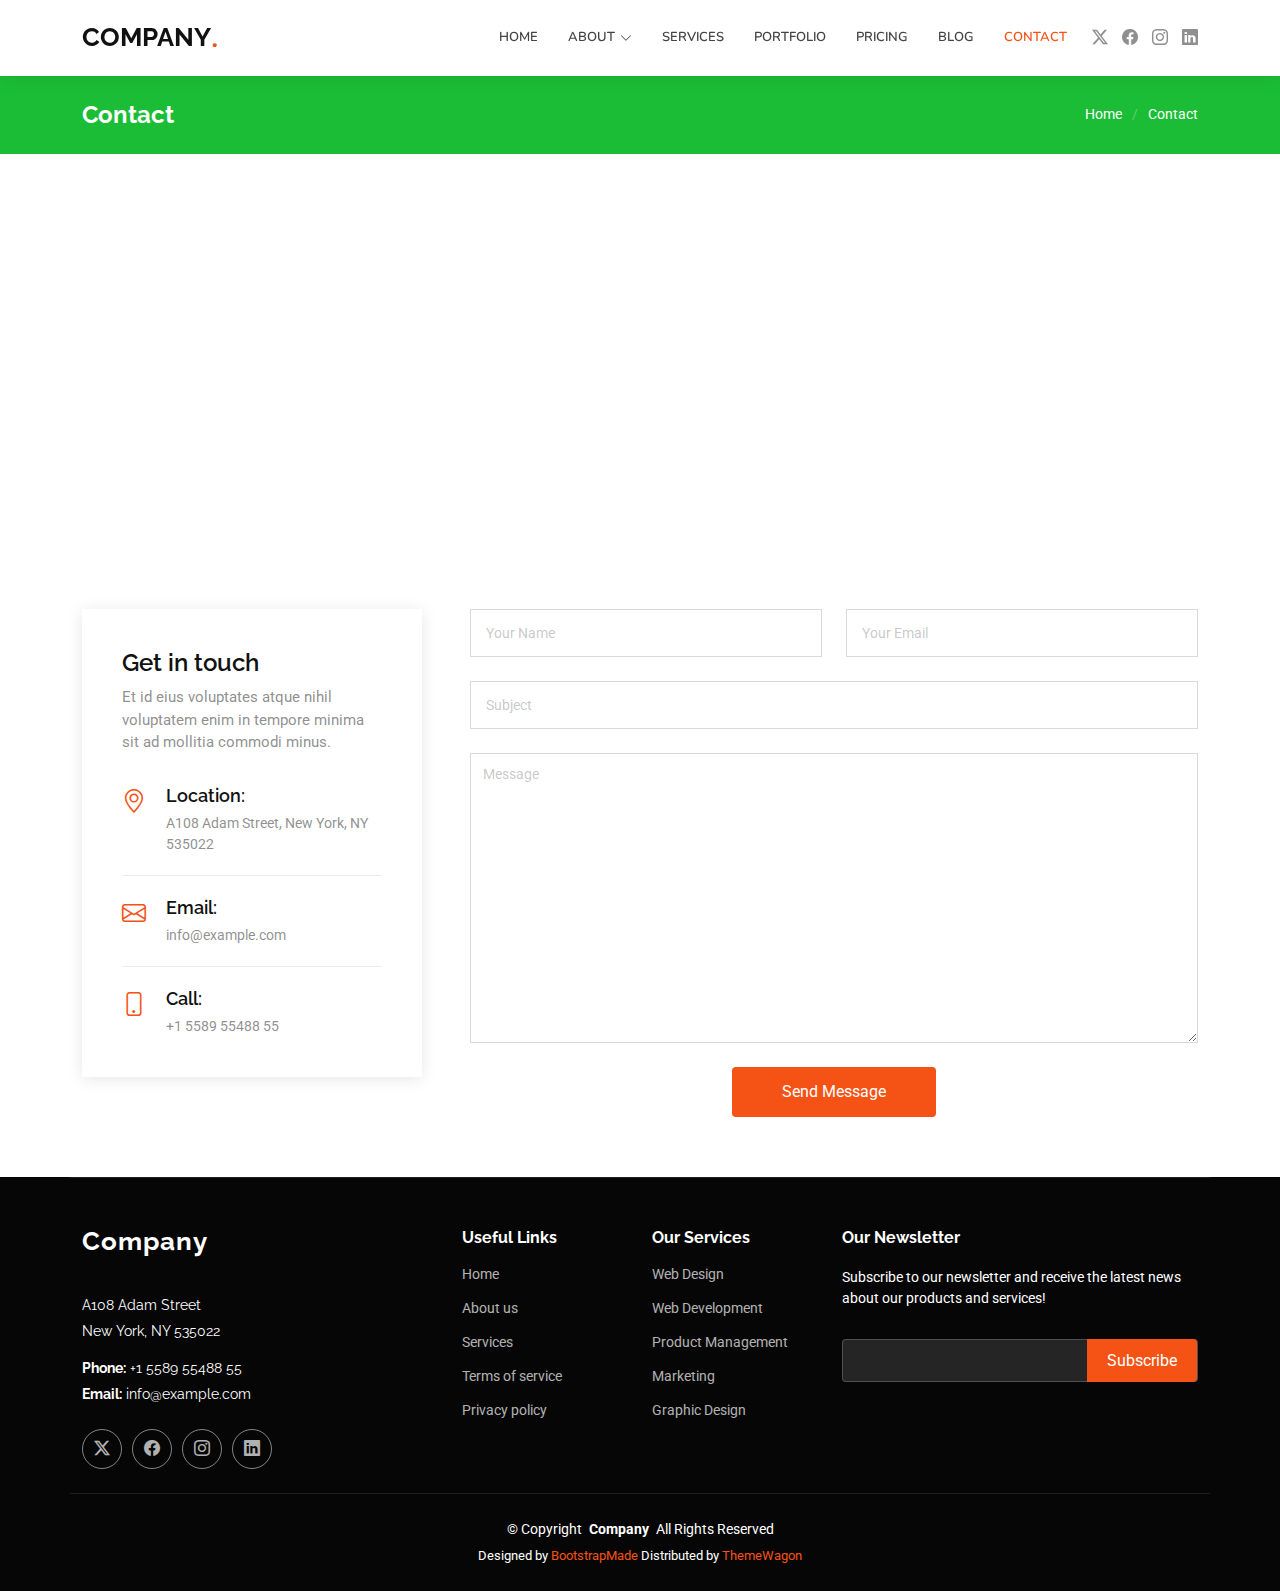
<file: contact.html>
<!DOCTYPE html>
<html lang="en">

<head>
  <meta charset="utf-8">
  <meta content="width=device-width, initial-scale=1.0" name="viewport">
  <title>Contact - Company Bootstrap Template</title>
  <meta name="description" content="">
  <meta name="keywords" content="">

  <!-- Favicons -->
  <link href="assets/img/favicon.png" rel="icon">
  <link href="assets/img/apple-touch-icon.png" rel="apple-touch-icon">

  <!-- Fonts -->
  <link href="https://fonts.googleapis.com" rel="preconnect">
  <link href="https://fonts.gstatic.com" rel="preconnect" crossorigin>
  <link href="https://fonts.googleapis.com/css2?family=Roboto:ital,wght@0,100;0,300;0,400;0,500;0,700;0,900;1,100;1,300;1,400;1,500;1,700;1,900&family=Raleway:ital,wght@0,100;0,200;0,300;0,400;0,500;0,600;0,700;0,800;0,900;1,100;1,200;1,300;1,400;1,500;1,600;1,700;1,800;1,900&family=Nunito:ital,wght@0,200;0,300;0,400;0,500;0,600;0,700;0,800;0,900;1,200;1,300;1,400;1,500;1,600;1,700;1,800;1,900&display=swap" rel="stylesheet">

  <!-- Vendor CSS Files -->
  <link href="assets/vendor/bootstrap/css/bootstrap.min.css" rel="stylesheet">
  <link href="assets/vendor/bootstrap-icons/bootstrap-icons.css" rel="stylesheet">
  <link href="assets/vendor/aos/aos.css" rel="stylesheet">
  <link href="assets/vendor/glightbox/css/glightbox.min.css" rel="stylesheet">
  <link href="assets/vendor/swiper/swiper-bundle.min.css" rel="stylesheet">

  <!-- Main CSS File -->
  <link href="assets/css/main.css" rel="stylesheet">

  <!-- =======================================================
  * Template Name: Company
  * Template URL: https://bootstrapmade.com/company-free-html-bootstrap-template/
  * Updated: Aug 07 2024 with Bootstrap v5.3.3
  * Author: BootstrapMade.com
  * License: https://bootstrapmade.com/license/
  ======================================================== -->
</head>

<body class="contact-page">

  <header id="header" class="header d-flex align-items-center sticky-top">
    <div class="container position-relative d-flex align-items-center">

      <a href="index.html" class="logo d-flex align-items-center me-auto">
        <!-- Uncomment the line below if you also wish to use an image logo -->
        <!-- <img src="assets/img/logo.png" alt=""> -->
        <h1 class="sitename">Company</h1><span>.</span>
      </a>

      <nav id="navmenu" class="navmenu">
        <ul>
          <li><a href="#hero">Home</a></li>
          <li class="dropdown"><a href="about.html"><span>About</span> <i class="bi bi-chevron-down toggle-dropdown"></i></a>
            <ul>
              <li><a href="team.html">Team</a></li>
              <li><a href="testimonials.html">Testimonials</a></li>
              <li class="dropdown"><a href="#"><span>Deep Dropdown</span> <i class="bi bi-chevron-down toggle-dropdown"></i></a>
                <ul>
                  <li><a href="#">Deep Dropdown 1</a></li>
                  <li><a href="#">Deep Dropdown 2</a></li>
                  <li><a href="#">Deep Dropdown 3</a></li>
                  <li><a href="#">Deep Dropdown 4</a></li>
                  <li><a href="#">Deep Dropdown 5</a></li>
                </ul>
              </li>
            </ul>
          </li>
          <li><a href="services.html">Services</a></li>
          <li><a href="portfolio.html">Portfolio</a></li>
          <li><a href="pricing.html">Pricing</a></li>
          <li><a href="blog.html">Blog</a></li>
          <li><a href="contact.html" class="active">Contact</a></li>
        </ul>
        <i class="mobile-nav-toggle d-xl-none bi bi-list"></i>
      </nav>

      <div class="header-social-links">
        <a href="#" class="twitter"><i class="bi bi-twitter-x"></i></a>
        <a href="#" class="facebook"><i class="bi bi-facebook"></i></a>
        <a href="#" class="instagram"><i class="bi bi-instagram"></i></a>
        <a href="#" class="linkedin"><i class="bi bi-linkedin"></i></a>
      </div>

    </div>
  </header>

  <main class="main">

    <!-- Page Title -->
    <div class="page-title accent-background">
      <div class="container d-lg-flex justify-content-between align-items-center">
        <h1 class="mb-2 mb-lg-0">Contact</h1>
        <nav class="breadcrumbs">
          <ol>
            <li><a href="index.html">Home</a></li>
            <li class="current">Contact</li>
          </ol>
        </nav>
      </div>
    </div><!-- End Page Title -->

    <!-- Contact Section -->
    <section id="contact" class="contact section">

      <div class="mb-5">
        <iframe style="width: 100%; height: 400px;" src="https://www.google.com/maps/embed?pb=!1m14!1m8!1m3!1d12097.433213460943!2d-74.0062269!3d40.7101282!3m2!1i1024!2i768!4f13.1!3m3!1m2!1s0x0%3A0xb89d1fe6bc499443!2sDowntown+Conference+Center!5e0!3m2!1smk!2sbg!4v1539943755621" frameborder="0" allowfullscreen=""></iframe>
      </div><!-- End Google Maps -->

      <div class="container" data-aos="fade">

        <div class="row gy-5 gx-lg-5">

          <div class="col-lg-4">

            <div class="info">
              <h3>Get in touch</h3>
              <p>Et id eius voluptates atque nihil voluptatem enim in tempore minima sit ad mollitia commodi minus.</p>

              <div class="info-item d-flex">
                <i class="bi bi-geo-alt flex-shrink-0"></i>
                <div>
                  <h4>Location:</h4>
                  <p>A108 Adam Street, New York, NY 535022</p>
                </div>
              </div><!-- End Info Item -->

              <div class="info-item d-flex">
                <i class="bi bi-envelope flex-shrink-0"></i>
                <div>
                  <h4>Email:</h4>
                  <p>info@example.com</p>
                </div>
              </div><!-- End Info Item -->

              <div class="info-item d-flex">
                <i class="bi bi-phone flex-shrink-0"></i>
                <div>
                  <h4>Call:</h4>
                  <p>+1 5589 55488 55</p>
                </div>
              </div><!-- End Info Item -->

            </div>

          </div>

          <div class="col-lg-8">
            <form action="forms/contact.php" method="post" role="form" class="php-email-form">
              <div class="row">
                <div class="col-md-6 form-group">
                  <input type="text" name="name" class="form-control" id="name" placeholder="Your Name" required="">
                </div>
                <div class="col-md-6 form-group mt-3 mt-md-0">
                  <input type="email" class="form-control" name="email" id="email" placeholder="Your Email" required="">
                </div>
              </div>
              <div class="form-group mt-3">
                <input type="text" class="form-control" name="subject" id="subject" placeholder="Subject" required="">
              </div>
              <div class="form-group mt-3">
                <textarea class="form-control" name="message" placeholder="Message" required=""></textarea>
              </div>
              <div class="my-3">
                <div class="loading">Loading</div>
                <div class="error-message"></div>
                <div class="sent-message">Your message has been sent. Thank you!</div>
              </div>
              <div class="text-center"><button type="submit">Send Message</button></div>
            </form>
          </div><!-- End Contact Form -->

        </div>

      </div>

    </section><!-- /Contact Section -->

  </main>

  <footer id="footer" class="footer dark-background">

    <div class="container footer-top">
      <div class="row gy-4">
        <div class="col-lg-4 col-md-6 footer-about">
          <a href="index.html" class="logo d-flex align-items-center">
            <span class="sitename">Company</span>
          </a>
          <div class="footer-contact pt-3">
            <p>A108 Adam Street</p>
            <p>New York, NY 535022</p>
            <p class="mt-3"><strong>Phone:</strong> <span>+1 5589 55488 55</span></p>
            <p><strong>Email:</strong> <span>info@example.com</span></p>
          </div>
          <div class="social-links d-flex mt-4">
            <a href=""><i class="bi bi-twitter-x"></i></a>
            <a href=""><i class="bi bi-facebook"></i></a>
            <a href=""><i class="bi bi-instagram"></i></a>
            <a href=""><i class="bi bi-linkedin"></i></a>
          </div>
        </div>

        <div class="col-lg-2 col-md-3 footer-links">
          <h4>Useful Links</h4>
          <ul>
            <li><a href="#">Home</a></li>
            <li><a href="#">About us</a></li>
            <li><a href="#">Services</a></li>
            <li><a href="#">Terms of service</a></li>
            <li><a href="#">Privacy policy</a></li>
          </ul>
        </div>

        <div class="col-lg-2 col-md-3 footer-links">
          <h4>Our Services</h4>
          <ul>
            <li><a href="#">Web Design</a></li>
            <li><a href="#">Web Development</a></li>
            <li><a href="#">Product Management</a></li>
            <li><a href="#">Marketing</a></li>
            <li><a href="#">Graphic Design</a></li>
          </ul>
        </div>

        <div class="col-lg-4 col-md-12 footer-newsletter">
          <h4>Our Newsletter</h4>
          <p>Subscribe to our newsletter and receive the latest news about our products and services!</p>
          <form action="forms/newsletter.php" method="post" class="php-email-form">
            <div class="newsletter-form"><input type="email" name="email"><input type="submit" value="Subscribe"></div>
            <div class="loading">Loading</div>
            <div class="error-message"></div>
            <div class="sent-message">Your subscription request has been sent. Thank you!</div>
          </form>
        </div>

      </div>
    </div>

    <div class="container copyright text-center mt-4">
      <p>© <span>Copyright</span> <strong class="px-1 sitename">Company</strong> <span>All Rights Reserved</span></p>
      <div class="credits">
        <!-- All the links in the footer should remain intact. -->
        <!-- You can delete the links only if you've purchased the pro version. -->
        <!-- Licensing information: https://bootstrapmade.com/license/ -->
        <!-- Purchase the pro version with working PHP/AJAX contact form: [buy-url] -->
        Designed by <a href="https://bootstrapmade.com/">BootstrapMade</a> Distributed by <a href=“https://themewagon.com>ThemeWagon
      </div>
    </div>

  </footer>

  <!-- Scroll Top -->
  <a href="#" id="scroll-top" class="scroll-top d-flex align-items-center justify-content-center"><i class="bi bi-arrow-up-short"></i></a>

  <!-- Preloader -->
  <div id="preloader"></div>

  <!-- Vendor JS Files -->
  <script src="assets/vendor/bootstrap/js/bootstrap.bundle.min.js"></script>
  <script src="assets/vendor/php-email-form/validate.js"></script>
  <script src="assets/vendor/aos/aos.js"></script>
  <script src="assets/vendor/glightbox/js/glightbox.min.js"></script>
  <script src="assets/vendor/imagesloaded/imagesloaded.pkgd.min.js"></script>
  <script src="assets/vendor/isotope-layout/isotope.pkgd.min.js"></script>
  <script src="assets/vendor/waypoints/noframework.waypoints.js"></script>
  <script src="assets/vendor/swiper/swiper-bundle.min.js"></script>

  <!-- Main JS File -->
  <script src="assets/js/main.js"></script>

</body>

</html>
</file>
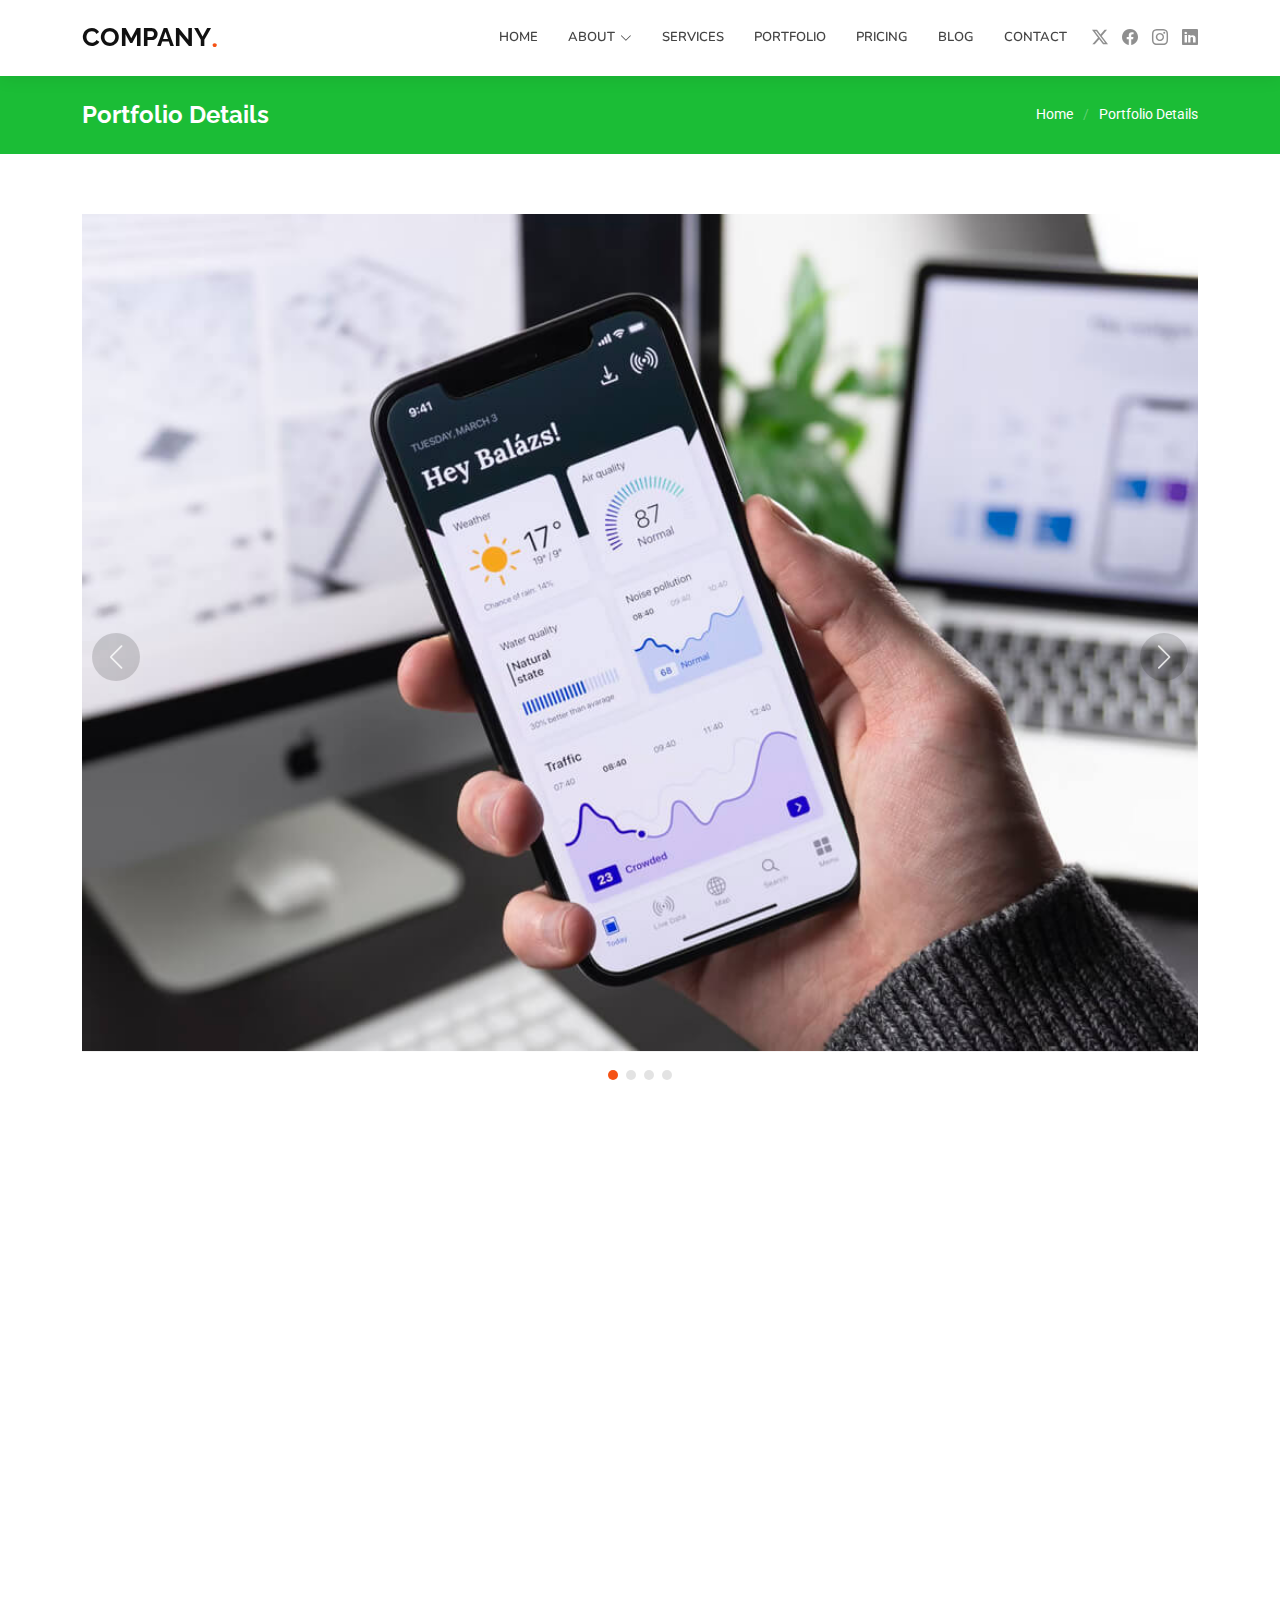
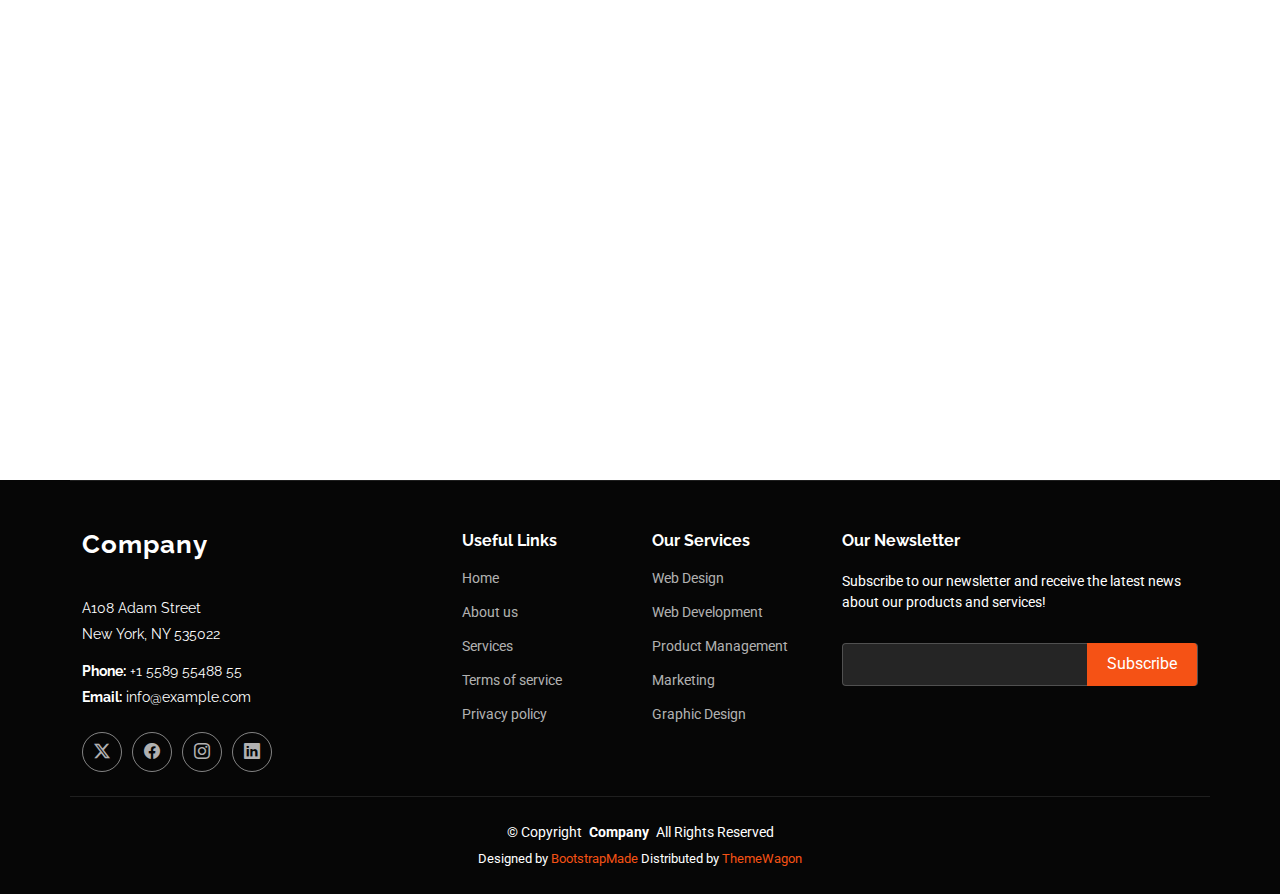
<file: portfolio-details.html>
<!DOCTYPE html>
<html lang="en">

<head>
  <meta charset="utf-8">
  <meta content="width=device-width, initial-scale=1.0" name="viewport">
  <title>Portfolio Details - Company Bootstrap Template</title>
  <meta name="description" content="">
  <meta name="keywords" content="">

  <!-- Favicons -->
  <link href="assets/img/favicon.png" rel="icon">
  <link href="assets/img/apple-touch-icon.png" rel="apple-touch-icon">

  <!-- Fonts -->
  <link href="https://fonts.googleapis.com" rel="preconnect">
  <link href="https://fonts.gstatic.com" rel="preconnect" crossorigin>
  <link href="https://fonts.googleapis.com/css2?family=Roboto:ital,wght@0,100;0,300;0,400;0,500;0,700;0,900;1,100;1,300;1,400;1,500;1,700;1,900&family=Raleway:ital,wght@0,100;0,200;0,300;0,400;0,500;0,600;0,700;0,800;0,900;1,100;1,200;1,300;1,400;1,500;1,600;1,700;1,800;1,900&family=Nunito:ital,wght@0,200;0,300;0,400;0,500;0,600;0,700;0,800;0,900;1,200;1,300;1,400;1,500;1,600;1,700;1,800;1,900&display=swap" rel="stylesheet">

  <!-- Vendor CSS Files -->
  <link href="assets/vendor/bootstrap/css/bootstrap.min.css" rel="stylesheet">
  <link href="assets/vendor/bootstrap-icons/bootstrap-icons.css" rel="stylesheet">
  <link href="assets/vendor/aos/aos.css" rel="stylesheet">
  <link href="assets/vendor/glightbox/css/glightbox.min.css" rel="stylesheet">
  <link href="assets/vendor/swiper/swiper-bundle.min.css" rel="stylesheet">

  <!-- Main CSS File -->
  <link href="assets/css/main.css" rel="stylesheet">

  <!-- =======================================================
  * Template Name: Company
  * Template URL: https://bootstrapmade.com/company-free-html-bootstrap-template/
  * Updated: Aug 07 2024 with Bootstrap v5.3.3
  * Author: BootstrapMade.com
  * License: https://bootstrapmade.com/license/
  ======================================================== -->
</head>

<body class="portfolio-details-page">

  <header id="header" class="header d-flex align-items-center sticky-top">
    <div class="container position-relative d-flex align-items-center">

      <a href="index.html" class="logo d-flex align-items-center me-auto">
        <!-- Uncomment the line below if you also wish to use an image logo -->
        <!-- <img src="assets/img/logo.png" alt=""> -->
        <h1 class="sitename">Company</h1><span>.</span>
      </a>

      <nav id="navmenu" class="navmenu">
        <ul>
          <li><a href="#hero">Home</a></li>
          <li class="dropdown"><a href="about.html"><span>About</span> <i class="bi bi-chevron-down toggle-dropdown"></i></a>
            <ul>
              <li><a href="team.html">Team</a></li>
              <li><a href="testimonials.html">Testimonials</a></li>
              <li class="dropdown"><a href="#"><span>Deep Dropdown</span> <i class="bi bi-chevron-down toggle-dropdown"></i></a>
                <ul>
                  <li><a href="#">Deep Dropdown 1</a></li>
                  <li><a href="#">Deep Dropdown 2</a></li>
                  <li><a href="#">Deep Dropdown 3</a></li>
                  <li><a href="#">Deep Dropdown 4</a></li>
                  <li><a href="#">Deep Dropdown 5</a></li>
                </ul>
              </li>
            </ul>
          </li>
          <li><a href="services.html">Services</a></li>
          <li><a href="portfolio.html">Portfolio</a></li>
          <li><a href="pricing.html">Pricing</a></li>
          <li><a href="blog.html">Blog</a></li>
          <li><a href="contact.html">Contact</a></li>
        </ul>
        <i class="mobile-nav-toggle d-xl-none bi bi-list"></i>
      </nav>

      <div class="header-social-links">
        <a href="#" class="twitter"><i class="bi bi-twitter-x"></i></a>
        <a href="#" class="facebook"><i class="bi bi-facebook"></i></a>
        <a href="#" class="instagram"><i class="bi bi-instagram"></i></a>
        <a href="#" class="linkedin"><i class="bi bi-linkedin"></i></a>
      </div>

    </div>
  </header>

  <main class="main">

    <!-- Page Title -->
    <div class="page-title accent-background">
      <div class="container d-lg-flex justify-content-between align-items-center">
        <h1 class="mb-2 mb-lg-0">Portfolio Details</h1>
        <nav class="breadcrumbs">
          <ol>
            <li><a href="index.html">Home</a></li>
            <li class="current">Portfolio Details</li>
          </ol>
        </nav>
      </div>
    </div><!-- End Page Title -->

    <!-- Portfolio Details Section -->
    <section id="portfolio-details" class="portfolio-details section">

      <div class="container" data-aos="fade-up">

        <div class="portfolio-details-slider swiper init-swiper">
          <script type="application/json" class="swiper-config">
            {
              "loop": true,
              "speed": 600,
              "autoplay": {
                "delay": 5000
              },
              "slidesPerView": "auto",
              "navigation": {
                "nextEl": ".swiper-button-next",
                "prevEl": ".swiper-button-prev"
              },
              "pagination": {
                "el": ".swiper-pagination",
                "type": "bullets",
                "clickable": true
              }
            }
          </script>
          <div class="swiper-wrapper align-items-center">

            <div class="swiper-slide">
              <img src="assets/img/portfolio/app-1.jpg" alt="">
            </div>

            <div class="swiper-slide">
              <img src="assets/img/portfolio/product-1.jpg" alt="">
            </div>

            <div class="swiper-slide">
              <img src="assets/img/portfolio/branding-1.jpg" alt="">
            </div>

            <div class="swiper-slide">
              <img src="assets/img/portfolio/books-1.jpg" alt="">
            </div>

          </div>
          <div class="swiper-button-prev"></div>
          <div class="swiper-button-next"></div>
          <div class="swiper-pagination"></div>
        </div>

        <div class="row justify-content-between gy-4 mt-4">

          <div class="col-lg-8" data-aos="fade-up">
            <div class="portfolio-description">
              <h2>This is an example of portfolio details</h2>
              <p>
                Autem ipsum nam porro corporis rerum. Quis eos dolorem eos itaque inventore commodi labore quia quia. Exercitationem repudiandae officiis neque suscipit non officia eaque itaque enim. Voluptatem officia accusantium nesciunt est omnis tempora consectetur dignissimos. Sequi nulla at esse enim cum deserunt eius.
              </p>
              <p>
                Amet consequatur qui dolore veniam voluptatem voluptatem sit. Non aspernatur atque natus ut cum nam et. Praesentium error dolores rerum minus sequi quia veritatis eum. Eos et doloribus doloremque nesciunt molestiae laboriosam.
              </p>

              <div class="testimonial-item">
                <p>
                  <i class="bi bi-quote quote-icon-left"></i>
                  <span>Export tempor illum tamen malis malis eram quae irure esse labore quem cillum quid cillum eram malis quorum velit fore eram velit sunt aliqua noster fugiat irure amet legam anim culpa.</span>
                  <i class="bi bi-quote quote-icon-right"></i>
                </p>
                <div>
                  <img src="assets/img/testimonials/testimonials-2.jpg" class="testimonial-img" alt="">
                  <h3>Sara Wilsson</h3>
                  <h4>Designer</h4>
                </div>
              </div>

              <p>
                Impedit ipsum quae et aliquid doloribus et voluptatem quasi. Perspiciatis occaecati earum et magnam animi. Quibusdam non qui ea vitae suscipit vitae sunt. Repudiandae incidunt cumque minus deserunt assumenda tempore. Delectus voluptas necessitatibus est.
              </p>

              <p>
                Sunt voluptatum sapiente facilis quo odio aut ipsum repellat debitis. Molestiae et autem libero. Explicabo et quod necessitatibus similique quis dolor eum. Numquam eaque praesentium rem et qui nesciunt.
              </p>

            </div>
          </div>

          <div class="col-lg-3" data-aos="fade-up" data-aos-delay="100">
            <div class="portfolio-info">
              <h3>Project information</h3>
              <ul>
                <li><strong>Category</strong> Web design</li>
                <li><strong>Client</strong> ASU Company</li>
                <li><strong>Project date</strong> 01 March, 2020</li>
                <li><strong>Project URL</strong> <a href="#">www.example.com</a></li>
                <li><a href="#" class="btn-visit align-self-start">Visit Website</a></li>
              </ul>
            </div>
          </div>

        </div>

      </div>

    </section><!-- /Portfolio Details Section -->

  </main>

  <footer id="footer" class="footer dark-background">

    <div class="container footer-top">
      <div class="row gy-4">
        <div class="col-lg-4 col-md-6 footer-about">
          <a href="index.html" class="logo d-flex align-items-center">
            <span class="sitename">Company</span>
          </a>
          <div class="footer-contact pt-3">
            <p>A108 Adam Street</p>
            <p>New York, NY 535022</p>
            <p class="mt-3"><strong>Phone:</strong> <span>+1 5589 55488 55</span></p>
            <p><strong>Email:</strong> <span>info@example.com</span></p>
          </div>
          <div class="social-links d-flex mt-4">
            <a href=""><i class="bi bi-twitter-x"></i></a>
            <a href=""><i class="bi bi-facebook"></i></a>
            <a href=""><i class="bi bi-instagram"></i></a>
            <a href=""><i class="bi bi-linkedin"></i></a>
          </div>
        </div>

        <div class="col-lg-2 col-md-3 footer-links">
          <h4>Useful Links</h4>
          <ul>
            <li><a href="#">Home</a></li>
            <li><a href="#">About us</a></li>
            <li><a href="#">Services</a></li>
            <li><a href="#">Terms of service</a></li>
            <li><a href="#">Privacy policy</a></li>
          </ul>
        </div>

        <div class="col-lg-2 col-md-3 footer-links">
          <h4>Our Services</h4>
          <ul>
            <li><a href="#">Web Design</a></li>
            <li><a href="#">Web Development</a></li>
            <li><a href="#">Product Management</a></li>
            <li><a href="#">Marketing</a></li>
            <li><a href="#">Graphic Design</a></li>
          </ul>
        </div>

        <div class="col-lg-4 col-md-12 footer-newsletter">
          <h4>Our Newsletter</h4>
          <p>Subscribe to our newsletter and receive the latest news about our products and services!</p>
          <form action="forms/newsletter.php" method="post" class="php-email-form">
            <div class="newsletter-form"><input type="email" name="email"><input type="submit" value="Subscribe"></div>
            <div class="loading">Loading</div>
            <div class="error-message"></div>
            <div class="sent-message">Your subscription request has been sent. Thank you!</div>
          </form>
        </div>

      </div>
    </div>

    <div class="container copyright text-center mt-4">
      <p>© <span>Copyright</span> <strong class="px-1 sitename">Company</strong> <span>All Rights Reserved</span></p>
      <div class="credits">
        <!-- All the links in the footer should remain intact. -->
        <!-- You can delete the links only if you've purchased the pro version. -->
        <!-- Licensing information: https://bootstrapmade.com/license/ -->
        <!-- Purchase the pro version with working PHP/AJAX contact form: [buy-url] -->
        Designed by <a href="https://bootstrapmade.com/">BootstrapMade</a> Distributed by <a href=“https://themewagon.com>ThemeWagon
      </div>
    </div>

  </footer>

  <!-- Scroll Top -->
  <a href="#" id="scroll-top" class="scroll-top d-flex align-items-center justify-content-center"><i class="bi bi-arrow-up-short"></i></a>

  <!-- Preloader -->
  <div id="preloader"></div>

  <!-- Vendor JS Files -->
  <script src="assets/vendor/bootstrap/js/bootstrap.bundle.min.js"></script>
  <script src="assets/vendor/php-email-form/validate.js"></script>
  <script src="assets/vendor/aos/aos.js"></script>
  <script src="assets/vendor/glightbox/js/glightbox.min.js"></script>
  <script src="assets/vendor/imagesloaded/imagesloaded.pkgd.min.js"></script>
  <script src="assets/vendor/isotope-layout/isotope.pkgd.min.js"></script>
  <script src="assets/vendor/waypoints/noframework.waypoints.js"></script>
  <script src="assets/vendor/swiper/swiper-bundle.min.js"></script>

  <!-- Main JS File -->
  <script src="assets/js/main.js"></script>

</body>

</html>
</file>
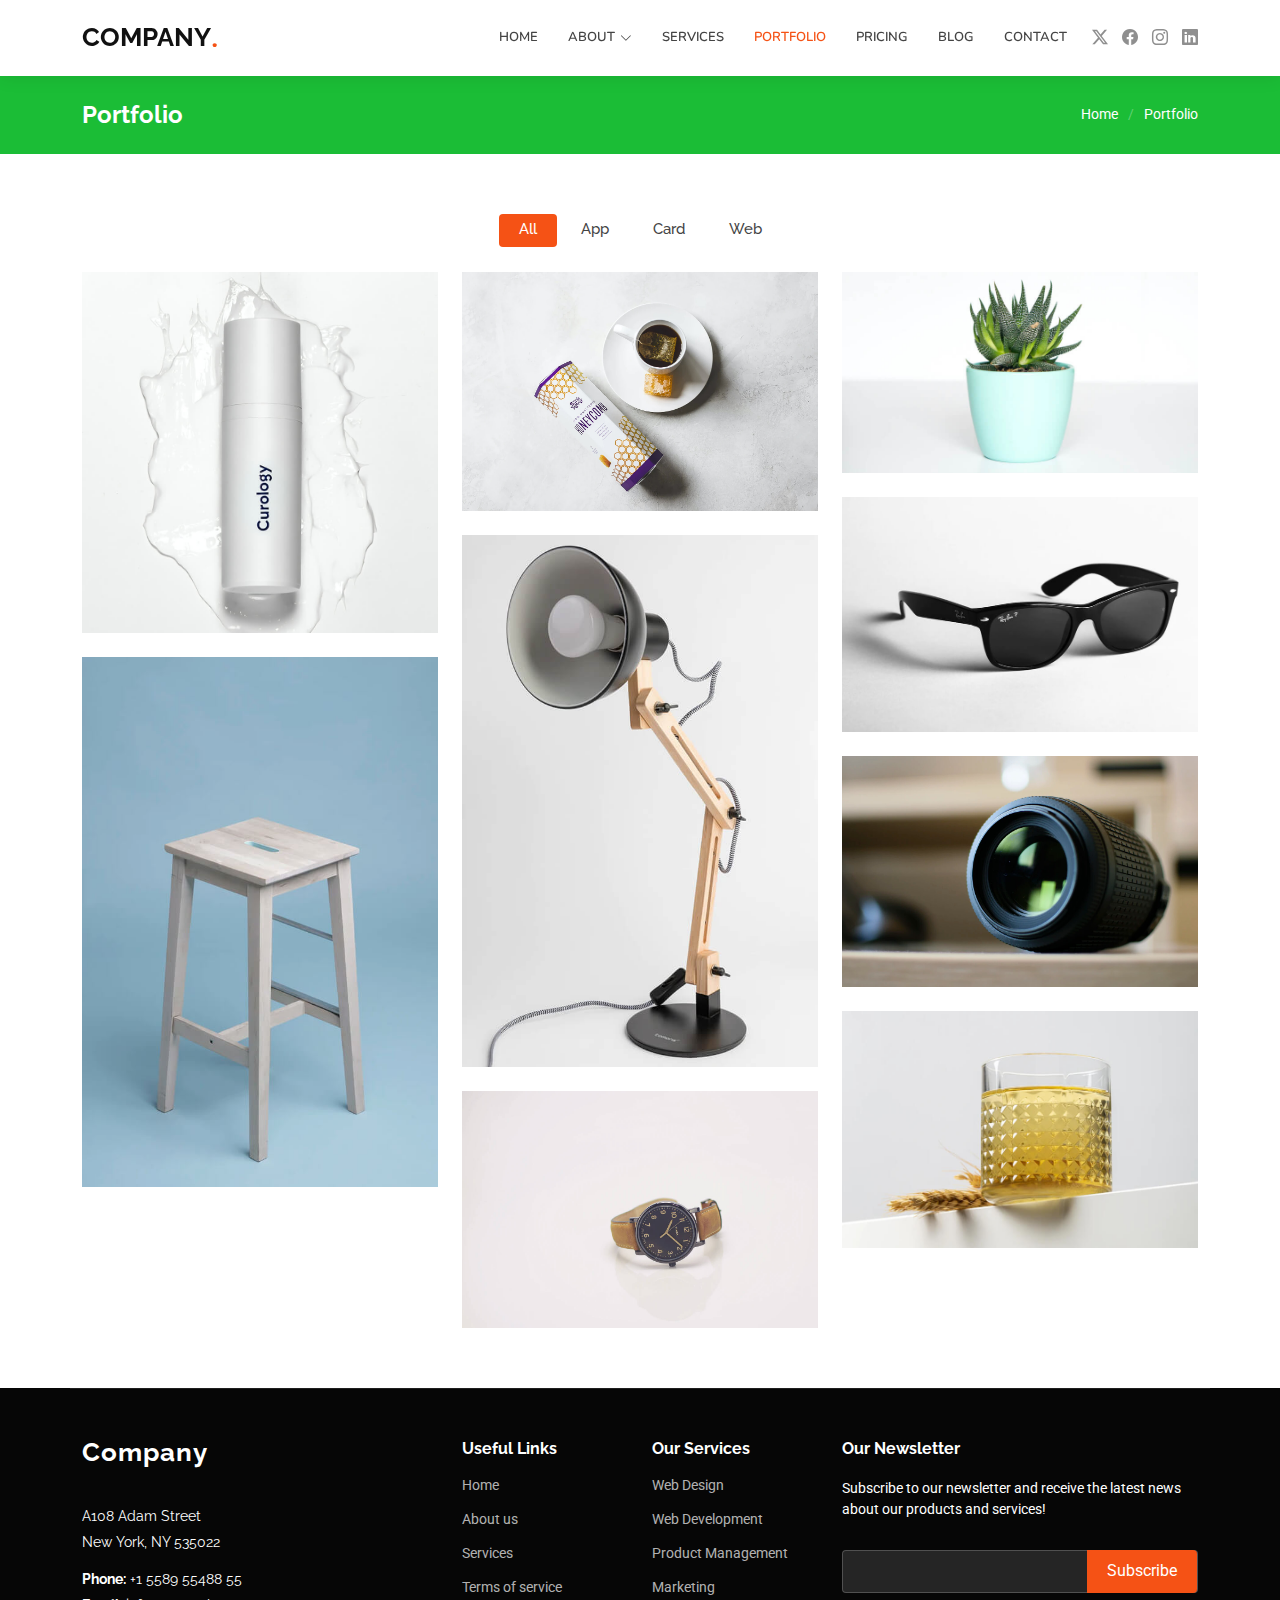
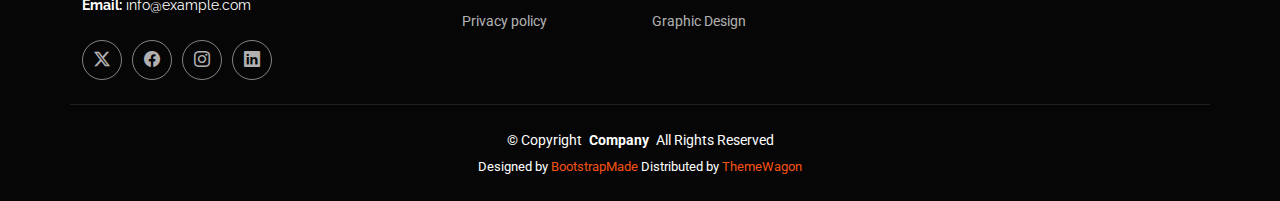
<file: portfolio.html>
<!DOCTYPE html>
<html lang="en">

<head>
  <meta charset="utf-8">
  <meta content="width=device-width, initial-scale=1.0" name="viewport">
  <title>Portfolio - Company Bootstrap Template</title>
  <meta name="description" content="">
  <meta name="keywords" content="">

  <!-- Favicons -->
  <link href="assets/img/favicon.png" rel="icon">
  <link href="assets/img/apple-touch-icon.png" rel="apple-touch-icon">

  <!-- Fonts -->
  <link href="https://fonts.googleapis.com" rel="preconnect">
  <link href="https://fonts.gstatic.com" rel="preconnect" crossorigin>
  <link href="https://fonts.googleapis.com/css2?family=Roboto:ital,wght@0,100;0,300;0,400;0,500;0,700;0,900;1,100;1,300;1,400;1,500;1,700;1,900&family=Raleway:ital,wght@0,100;0,200;0,300;0,400;0,500;0,600;0,700;0,800;0,900;1,100;1,200;1,300;1,400;1,500;1,600;1,700;1,800;1,900&family=Nunito:ital,wght@0,200;0,300;0,400;0,500;0,600;0,700;0,800;0,900;1,200;1,300;1,400;1,500;1,600;1,700;1,800;1,900&display=swap" rel="stylesheet">

  <!-- Vendor CSS Files -->
  <link href="assets/vendor/bootstrap/css/bootstrap.min.css" rel="stylesheet">
  <link href="assets/vendor/bootstrap-icons/bootstrap-icons.css" rel="stylesheet">
  <link href="assets/vendor/aos/aos.css" rel="stylesheet">
  <link href="assets/vendor/glightbox/css/glightbox.min.css" rel="stylesheet">
  <link href="assets/vendor/swiper/swiper-bundle.min.css" rel="stylesheet">

  <!-- Main CSS File -->
  <link href="assets/css/main.css" rel="stylesheet">

  <!-- =======================================================
  * Template Name: Company
  * Template URL: https://bootstrapmade.com/company-free-html-bootstrap-template/
  * Updated: Aug 07 2024 with Bootstrap v5.3.3
  * Author: BootstrapMade.com
  * License: https://bootstrapmade.com/license/
  ======================================================== -->
</head>

<body class="portfolio-page">

  <header id="header" class="header d-flex align-items-center sticky-top">
    <div class="container position-relative d-flex align-items-center">

      <a href="index.html" class="logo d-flex align-items-center me-auto">
        <!-- Uncomment the line below if you also wish to use an image logo -->
        <!-- <img src="assets/img/logo.png" alt=""> -->
        <h1 class="sitename">Company</h1><span>.</span>
      </a>

      <nav id="navmenu" class="navmenu">
        <ul>
          <li><a href="#hero">Home</a></li>
          <li class="dropdown"><a href="about.html"><span>About</span> <i class="bi bi-chevron-down toggle-dropdown"></i></a>
            <ul>
              <li><a href="team.html">Team</a></li>
              <li><a href="testimonials.html">Testimonials</a></li>
              <li class="dropdown"><a href="#"><span>Deep Dropdown</span> <i class="bi bi-chevron-down toggle-dropdown"></i></a>
                <ul>
                  <li><a href="#">Deep Dropdown 1</a></li>
                  <li><a href="#">Deep Dropdown 2</a></li>
                  <li><a href="#">Deep Dropdown 3</a></li>
                  <li><a href="#">Deep Dropdown 4</a></li>
                  <li><a href="#">Deep Dropdown 5</a></li>
                </ul>
              </li>
            </ul>
          </li>
          <li><a href="services.html">Services</a></li>
          <li><a href="portfolio.html" class="active">Portfolio</a></li>
          <li><a href="pricing.html">Pricing</a></li>
          <li><a href="blog.html">Blog</a></li>
          <li><a href="contact.html">Contact</a></li>
        </ul>
        <i class="mobile-nav-toggle d-xl-none bi bi-list"></i>
      </nav>

      <div class="header-social-links">
        <a href="#" class="twitter"><i class="bi bi-twitter-x"></i></a>
        <a href="#" class="facebook"><i class="bi bi-facebook"></i></a>
        <a href="#" class="instagram"><i class="bi bi-instagram"></i></a>
        <a href="#" class="linkedin"><i class="bi bi-linkedin"></i></a>
      </div>

    </div>
  </header>

  <main class="main">

    <!-- Page Title -->
    <div class="page-title accent-background">
      <div class="container d-lg-flex justify-content-between align-items-center">
        <h1 class="mb-2 mb-lg-0">Portfolio</h1>
        <nav class="breadcrumbs">
          <ol>
            <li><a href="index.html">Home</a></li>
            <li class="current">Portfolio</li>
          </ol>
        </nav>
      </div>
    </div><!-- End Page Title -->

    <!-- Portfolio Section -->
    <section id="portfolio" class="portfolio section">

      <div class="container">

        <div class="isotope-layout" data-default-filter="*" data-layout="masonry" data-sort="original-order">

          <ul class="portfolio-filters isotope-filters" data-aos="fade-up" data-aos-delay="100">
            <li data-filter="*" class="filter-active">All</li>
            <li data-filter=".filter-app">App</li>
            <li data-filter=".filter-product">Card</li>
            <li data-filter=".filter-branding">Web</li>
          </ul><!-- End Portfolio Filters -->

          <div class="row gy-4 isotope-container" data-aos="fade-up" data-aos-delay="200">

            <div class="col-lg-4 col-md-6 portfolio-item isotope-item filter-app">
              <img src="assets/img/masonry-portfolio/masonry-portfolio-1.jpg" class="img-fluid" alt="">
              <div class="portfolio-info">
                <h4>App 1</h4>
                <p>Lorem ipsum, dolor sit</p>
                <a href="assets/img/masonry-portfolio/masonry-portfolio-1.jpg" title="App 1" data-gallery="portfolio-gallery-app" class="glightbox preview-link"><i class="bi bi-zoom-in"></i></a>
                <a href="portfolio-details.html" title="More Details" class="details-link"><i class="bi bi-link-45deg"></i></a>
              </div>
            </div><!-- End Portfolio Item -->

            <div class="col-lg-4 col-md-6 portfolio-item isotope-item filter-product">
              <img src="assets/img/masonry-portfolio/masonry-portfolio-2.jpg" class="img-fluid" alt="">
              <div class="portfolio-info">
                <h4>Product 1</h4>
                <p>Lorem ipsum, dolor sit</p>
                <a href="assets/img/masonry-portfolio/masonry-portfolio-2.jpg" title="Product 1" data-gallery="portfolio-gallery-product" class="glightbox preview-link"><i class="bi bi-zoom-in"></i></a>
                <a href="portfolio-details.html" title="More Details" class="details-link"><i class="bi bi-link-45deg"></i></a>
              </div>
            </div><!-- End Portfolio Item -->

            <div class="col-lg-4 col-md-6 portfolio-item isotope-item filter-branding">
              <img src="assets/img/masonry-portfolio/masonry-portfolio-3.jpg" class="img-fluid" alt="">
              <div class="portfolio-info">
                <h4>Branding 1</h4>
                <p>Lorem ipsum, dolor sit</p>
                <a href="assets/img/masonry-portfolio/masonry-portfolio-3.jpg" title="Branding 1" data-gallery="portfolio-gallery-branding" class="glightbox preview-link"><i class="bi bi-zoom-in"></i></a>
                <a href="portfolio-details.html" title="More Details" class="details-link"><i class="bi bi-link-45deg"></i></a>
              </div>
            </div><!-- End Portfolio Item -->

            <div class="col-lg-4 col-md-6 portfolio-item isotope-item filter-app">
              <img src="assets/img/masonry-portfolio/masonry-portfolio-4.jpg" class="img-fluid" alt="">
              <div class="portfolio-info">
                <h4>App 2</h4>
                <p>Lorem ipsum, dolor sit</p>
                <a href="assets/img/masonry-portfolio/masonry-portfolio-4.jpg" title="App 2" data-gallery="portfolio-gallery-app" class="glightbox preview-link"><i class="bi bi-zoom-in"></i></a>
                <a href="portfolio-details.html" title="More Details" class="details-link"><i class="bi bi-link-45deg"></i></a>
              </div>
            </div><!-- End Portfolio Item -->

            <div class="col-lg-4 col-md-6 portfolio-item isotope-item filter-product">
              <img src="assets/img/masonry-portfolio/masonry-portfolio-5.jpg" class="img-fluid" alt="">
              <div class="portfolio-info">
                <h4>Product 2</h4>
                <p>Lorem ipsum, dolor sit</p>
                <a href="assets/img/masonry-portfolio/masonry-portfolio-5.jpg" title="Product 2" data-gallery="portfolio-gallery-product" class="glightbox preview-link"><i class="bi bi-zoom-in"></i></a>
                <a href="portfolio-details.html" title="More Details" class="details-link"><i class="bi bi-link-45deg"></i></a>
              </div>
            </div><!-- End Portfolio Item -->

            <div class="col-lg-4 col-md-6 portfolio-item isotope-item filter-branding">
              <img src="assets/img/masonry-portfolio/masonry-portfolio-6.jpg" class="img-fluid" alt="">
              <div class="portfolio-info">
                <h4>Branding 2</h4>
                <p>Lorem ipsum, dolor sit</p>
                <a href="assets/img/masonry-portfolio/masonry-portfolio-6.jpg" title="Branding 2" data-gallery="portfolio-gallery-branding" class="glightbox preview-link"><i class="bi bi-zoom-in"></i></a>
                <a href="portfolio-details.html" title="More Details" class="details-link"><i class="bi bi-link-45deg"></i></a>
              </div>
            </div><!-- End Portfolio Item -->

            <div class="col-lg-4 col-md-6 portfolio-item isotope-item filter-app">
              <img src="assets/img/masonry-portfolio/masonry-portfolio-7.jpg" class="img-fluid" alt="">
              <div class="portfolio-info">
                <h4>App 3</h4>
                <p>Lorem ipsum, dolor sit</p>
                <a href="assets/img/masonry-portfolio/masonry-portfolio-7.jpg" title="App 3" data-gallery="portfolio-gallery-app" class="glightbox preview-link"><i class="bi bi-zoom-in"></i></a>
                <a href="portfolio-details.html" title="More Details" class="details-link"><i class="bi bi-link-45deg"></i></a>
              </div>
            </div><!-- End Portfolio Item -->

            <div class="col-lg-4 col-md-6 portfolio-item isotope-item filter-product">
              <img src="assets/img/masonry-portfolio/masonry-portfolio-8.jpg" class="img-fluid" alt="">
              <div class="portfolio-info">
                <h4>Product 3</h4>
                <p>Lorem ipsum, dolor sit</p>
                <a href="assets/img/masonry-portfolio/masonry-portfolio-8.jpg" title="Product 3" data-gallery="portfolio-gallery-product" class="glightbox preview-link"><i class="bi bi-zoom-in"></i></a>
                <a href="portfolio-details.html" title="More Details" class="details-link"><i class="bi bi-link-45deg"></i></a>
              </div>
            </div><!-- End Portfolio Item -->

            <div class="col-lg-4 col-md-6 portfolio-item isotope-item filter-branding">
              <img src="assets/img/masonry-portfolio/masonry-portfolio-9.jpg" class="img-fluid" alt="">
              <div class="portfolio-info">
                <h4>Branding 3</h4>
                <p>Lorem ipsum, dolor sit</p>
                <a href="assets/img/masonry-portfolio/masonry-portfolio-9.jpg" title="Branding 2" data-gallery="portfolio-gallery-branding" class="glightbox preview-link"><i class="bi bi-zoom-in"></i></a>
                <a href="portfolio-details.html" title="More Details" class="details-link"><i class="bi bi-link-45deg"></i></a>
              </div>
            </div><!-- End Portfolio Item -->

          </div><!-- End Portfolio Container -->

        </div>

      </div>

    </section><!-- /Portfolio Section -->

  </main>

  <footer id="footer" class="footer dark-background">

    <div class="container footer-top">
      <div class="row gy-4">
        <div class="col-lg-4 col-md-6 footer-about">
          <a href="index.html" class="logo d-flex align-items-center">
            <span class="sitename">Company</span>
          </a>
          <div class="footer-contact pt-3">
            <p>A108 Adam Street</p>
            <p>New York, NY 535022</p>
            <p class="mt-3"><strong>Phone:</strong> <span>+1 5589 55488 55</span></p>
            <p><strong>Email:</strong> <span>info@example.com</span></p>
          </div>
          <div class="social-links d-flex mt-4">
            <a href=""><i class="bi bi-twitter-x"></i></a>
            <a href=""><i class="bi bi-facebook"></i></a>
            <a href=""><i class="bi bi-instagram"></i></a>
            <a href=""><i class="bi bi-linkedin"></i></a>
          </div>
        </div>

        <div class="col-lg-2 col-md-3 footer-links">
          <h4>Useful Links</h4>
          <ul>
            <li><a href="#">Home</a></li>
            <li><a href="#">About us</a></li>
            <li><a href="#">Services</a></li>
            <li><a href="#">Terms of service</a></li>
            <li><a href="#">Privacy policy</a></li>
          </ul>
        </div>

        <div class="col-lg-2 col-md-3 footer-links">
          <h4>Our Services</h4>
          <ul>
            <li><a href="#">Web Design</a></li>
            <li><a href="#">Web Development</a></li>
            <li><a href="#">Product Management</a></li>
            <li><a href="#">Marketing</a></li>
            <li><a href="#">Graphic Design</a></li>
          </ul>
        </div>

        <div class="col-lg-4 col-md-12 footer-newsletter">
          <h4>Our Newsletter</h4>
          <p>Subscribe to our newsletter and receive the latest news about our products and services!</p>
          <form action="forms/newsletter.php" method="post" class="php-email-form">
            <div class="newsletter-form"><input type="email" name="email"><input type="submit" value="Subscribe"></div>
            <div class="loading">Loading</div>
            <div class="error-message"></div>
            <div class="sent-message">Your subscription request has been sent. Thank you!</div>
          </form>
        </div>

      </div>
    </div>

    <div class="container copyright text-center mt-4">
      <p>© <span>Copyright</span> <strong class="px-1 sitename">Company</strong> <span>All Rights Reserved</span></p>
      <div class="credits">
        <!-- All the links in the footer should remain intact. -->
        <!-- You can delete the links only if you've purchased the pro version. -->
        <!-- Licensing information: https://bootstrapmade.com/license/ -->
        <!-- Purchase the pro version with working PHP/AJAX contact form: [buy-url] -->
        Designed by <a href="https://bootstrapmade.com/">BootstrapMade</a> Distributed by <a href=“https://themewagon.com>ThemeWagon
      </div>
    </div>

  </footer>

  <!-- Scroll Top -->
  <a href="#" id="scroll-top" class="scroll-top d-flex align-items-center justify-content-center"><i class="bi bi-arrow-up-short"></i></a>

  <!-- Preloader -->
  <div id="preloader"></div>

  <!-- Vendor JS Files -->
  <script src="assets/vendor/bootstrap/js/bootstrap.bundle.min.js"></script>
  <script src="assets/vendor/php-email-form/validate.js"></script>
  <script src="assets/vendor/aos/aos.js"></script>
  <script src="assets/vendor/glightbox/js/glightbox.min.js"></script>
  <script src="assets/vendor/imagesloaded/imagesloaded.pkgd.min.js"></script>
  <script src="assets/vendor/isotope-layout/isotope.pkgd.min.js"></script>
  <script src="assets/vendor/waypoints/noframework.waypoints.js"></script>
  <script src="assets/vendor/swiper/swiper-bundle.min.js"></script>

  <!-- Main JS File -->
  <script src="assets/js/main.js"></script>

</body>

</html>
</file>
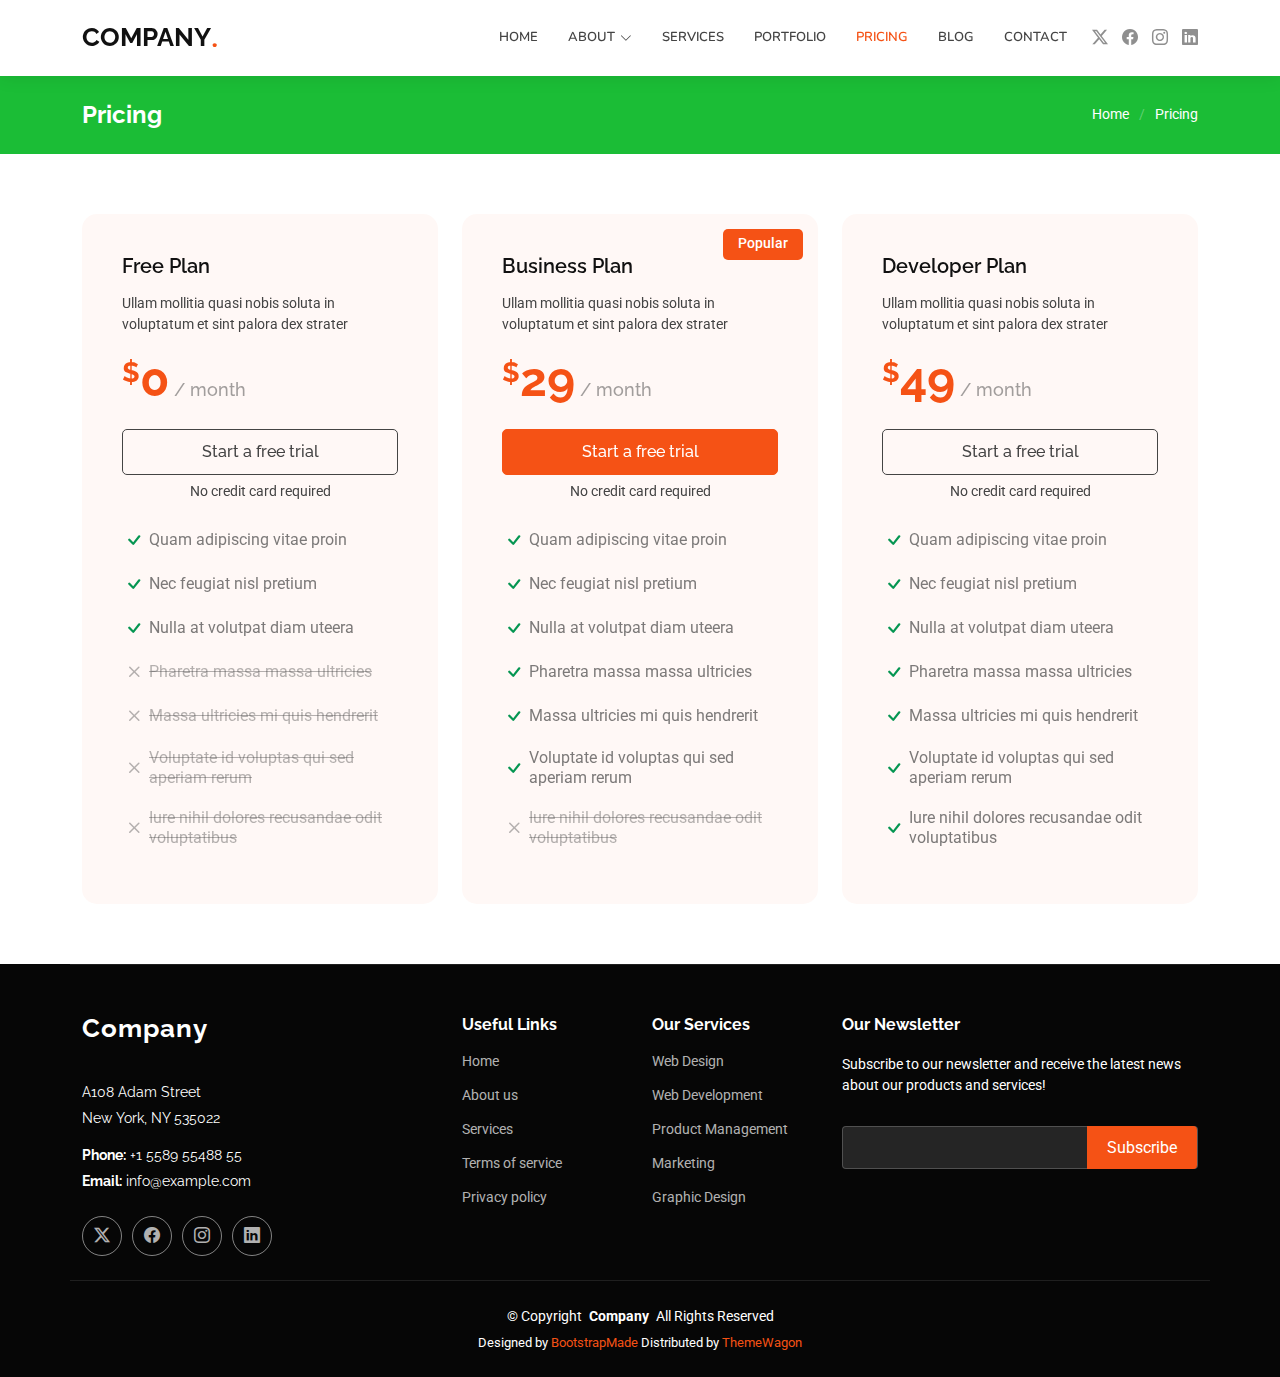
<file: pricing.html>
<!DOCTYPE html>
<html lang="en">

<head>
  <meta charset="utf-8">
  <meta content="width=device-width, initial-scale=1.0" name="viewport">
  <title>Pricing - Company Bootstrap Template</title>
  <meta name="description" content="">
  <meta name="keywords" content="">

  <!-- Favicons -->
  <link href="assets/img/favicon.png" rel="icon">
  <link href="assets/img/apple-touch-icon.png" rel="apple-touch-icon">

  <!-- Fonts -->
  <link href="https://fonts.googleapis.com" rel="preconnect">
  <link href="https://fonts.gstatic.com" rel="preconnect" crossorigin>
  <link href="https://fonts.googleapis.com/css2?family=Roboto:ital,wght@0,100;0,300;0,400;0,500;0,700;0,900;1,100;1,300;1,400;1,500;1,700;1,900&family=Raleway:ital,wght@0,100;0,200;0,300;0,400;0,500;0,600;0,700;0,800;0,900;1,100;1,200;1,300;1,400;1,500;1,600;1,700;1,800;1,900&family=Nunito:ital,wght@0,200;0,300;0,400;0,500;0,600;0,700;0,800;0,900;1,200;1,300;1,400;1,500;1,600;1,700;1,800;1,900&display=swap" rel="stylesheet">

  <!-- Vendor CSS Files -->
  <link href="assets/vendor/bootstrap/css/bootstrap.min.css" rel="stylesheet">
  <link href="assets/vendor/bootstrap-icons/bootstrap-icons.css" rel="stylesheet">
  <link href="assets/vendor/aos/aos.css" rel="stylesheet">
  <link href="assets/vendor/glightbox/css/glightbox.min.css" rel="stylesheet">
  <link href="assets/vendor/swiper/swiper-bundle.min.css" rel="stylesheet">

  <!-- Main CSS File -->
  <link href="assets/css/main.css" rel="stylesheet">

  <!-- =======================================================
  * Template Name: Company
  * Template URL: https://bootstrapmade.com/company-free-html-bootstrap-template/
  * Updated: Aug 07 2024 with Bootstrap v5.3.3
  * Author: BootstrapMade.com
  * License: https://bootstrapmade.com/license/
  ======================================================== -->
</head>

<body class="pricing-page">

  <header id="header" class="header d-flex align-items-center sticky-top">
    <div class="container position-relative d-flex align-items-center">

      <a href="index.html" class="logo d-flex align-items-center me-auto">
        <!-- Uncomment the line below if you also wish to use an image logo -->
        <!-- <img src="assets/img/logo.png" alt=""> -->
        <h1 class="sitename">Company</h1><span>.</span>
      </a>

      <nav id="navmenu" class="navmenu">
        <ul>
          <li><a href="#hero">Home</a></li>
          <li class="dropdown"><a href="about.html"><span>About</span> <i class="bi bi-chevron-down toggle-dropdown"></i></a>
            <ul>
              <li><a href="team.html">Team</a></li>
              <li><a href="testimonials.html">Testimonials</a></li>
              <li class="dropdown"><a href="#"><span>Deep Dropdown</span> <i class="bi bi-chevron-down toggle-dropdown"></i></a>
                <ul>
                  <li><a href="#">Deep Dropdown 1</a></li>
                  <li><a href="#">Deep Dropdown 2</a></li>
                  <li><a href="#">Deep Dropdown 3</a></li>
                  <li><a href="#">Deep Dropdown 4</a></li>
                  <li><a href="#">Deep Dropdown 5</a></li>
                </ul>
              </li>
            </ul>
          </li>
          <li><a href="services.html">Services</a></li>
          <li><a href="portfolio.html">Portfolio</a></li>
          <li><a href="pricing.html" class="active">Pricing</a></li>
          <li><a href="blog.html">Blog</a></li>
          <li><a href="contact.html">Contact</a></li>
        </ul>
        <i class="mobile-nav-toggle d-xl-none bi bi-list"></i>
      </nav>

      <div class="header-social-links">
        <a href="#" class="twitter"><i class="bi bi-twitter-x"></i></a>
        <a href="#" class="facebook"><i class="bi bi-facebook"></i></a>
        <a href="#" class="instagram"><i class="bi bi-instagram"></i></a>
        <a href="#" class="linkedin"><i class="bi bi-linkedin"></i></a>
      </div>

    </div>
  </header>

  <main class="main">

    <!-- Page Title -->
    <div class="page-title accent-background">
      <div class="container d-lg-flex justify-content-between align-items-center">
        <h1 class="mb-2 mb-lg-0">Pricing</h1>
        <nav class="breadcrumbs">
          <ol>
            <li><a href="index.html">Home</a></li>
            <li class="current">Pricing</li>
          </ol>
        </nav>
      </div>
    </div><!-- End Page Title -->

    <!-- Pricing Section -->
    <section id="pricing" class="pricing section">

      <div class="container">

        <div class="row gy-4">

          <div class="col-lg-4" data-aos="zoom-in" data-aos-delay="100">
            <div class="pricing-item">
              <h3>Free Plan</h3>
              <p class="description">Ullam mollitia quasi nobis soluta in voluptatum et sint palora dex strater</p>
              <h4><sup>$</sup>0<span> / month</span></h4>
              <a href="#" class="cta-btn">Start a free trial</a>
              <p class="text-center small">No credit card required</p>
              <ul>
                <li><i class="bi bi-check"></i> <span>Quam adipiscing vitae proin</span></li>
                <li><i class="bi bi-check"></i> <span>Nec feugiat nisl pretium</span></li>
                <li><i class="bi bi-check"></i> <span>Nulla at volutpat diam uteera</span></li>
                <li class="na"><i class="bi bi-x"></i> <span>Pharetra massa massa ultricies</span></li>
                <li class="na"><i class="bi bi-x"></i> <span>Massa ultricies mi quis hendrerit</span></li>
                <li class="na"><i class="bi bi-x"></i> <span>Voluptate id voluptas qui sed aperiam rerum</span></li>
                <li class="na"><i class="bi bi-x"></i> <span>Iure nihil dolores recusandae odit voluptatibus</span></li>
              </ul>
            </div>
          </div><!-- End Pricing Item -->

          <div class="col-lg-4" data-aos="zoom-in" data-aos-delay="200">
            <div class="pricing-item featured">
              <p class="popular">Popular</p>
              <h3>Business Plan</h3>
              <p class="description">Ullam mollitia quasi nobis soluta in voluptatum et sint palora dex strater</p>
              <h4><sup>$</sup>29<span> / month</span></h4>
              <a href="#" class="cta-btn">Start a free trial</a>
              <p class="text-center small">No credit card required</p>
              <ul>
                <li><i class="bi bi-check"></i> <span>Quam adipiscing vitae proin</span></li>
                <li><i class="bi bi-check"></i> <span>Nec feugiat nisl pretium</span></li>
                <li><i class="bi bi-check"></i> <span>Nulla at volutpat diam uteera</span></li>
                <li><i class="bi bi-check"></i> <span>Pharetra massa massa ultricies</span></li>
                <li><i class="bi bi-check"></i> <span>Massa ultricies mi quis hendrerit</span></li>
                <li><i class="bi bi-check"></i> <span>Voluptate id voluptas qui sed aperiam rerum</span></li>
                <li class="na"><i class="bi bi-x"></i> <span>Iure nihil dolores recusandae odit voluptatibus</span></li>
              </ul>
            </div>
          </div><!-- End Pricing Item -->

          <div class="col-lg-4" data-aos="zoom-in" data-aos-delay="300">
            <div class="pricing-item">
              <h3>Developer Plan</h3>
              <p class="description">Ullam mollitia quasi nobis soluta in voluptatum et sint palora dex strater</p>
              <h4><sup>$</sup>49<span> / month</span></h4>
              <a href="#" class="cta-btn">Start a free trial</a>
              <p class="text-center small">No credit card required</p>
              <ul>
                <li><i class="bi bi-check"></i> <span>Quam adipiscing vitae proin</span></li>
                <li><i class="bi bi-check"></i> <span>Nec feugiat nisl pretium</span></li>
                <li><i class="bi bi-check"></i> <span>Nulla at volutpat diam uteera</span></li>
                <li><i class="bi bi-check"></i> <span>Pharetra massa massa ultricies</span></li>
                <li><i class="bi bi-check"></i> <span>Massa ultricies mi quis hendrerit</span></li>
                <li><i class="bi bi-check"></i> <span>Voluptate id voluptas qui sed aperiam rerum</span></li>
                <li><i class="bi bi-check"></i> <span>Iure nihil dolores recusandae odit voluptatibus</span></li>
              </ul>
            </div>
          </div><!-- End Pricing Item -->

        </div>

      </div>

    </section><!-- /Pricing Section -->

  </main>

  <footer id="footer" class="footer dark-background">

    <div class="container footer-top">
      <div class="row gy-4">
        <div class="col-lg-4 col-md-6 footer-about">
          <a href="index.html" class="logo d-flex align-items-center">
            <span class="sitename">Company</span>
          </a>
          <div class="footer-contact pt-3">
            <p>A108 Adam Street</p>
            <p>New York, NY 535022</p>
            <p class="mt-3"><strong>Phone:</strong> <span>+1 5589 55488 55</span></p>
            <p><strong>Email:</strong> <span>info@example.com</span></p>
          </div>
          <div class="social-links d-flex mt-4">
            <a href=""><i class="bi bi-twitter-x"></i></a>
            <a href=""><i class="bi bi-facebook"></i></a>
            <a href=""><i class="bi bi-instagram"></i></a>
            <a href=""><i class="bi bi-linkedin"></i></a>
          </div>
        </div>

        <div class="col-lg-2 col-md-3 footer-links">
          <h4>Useful Links</h4>
          <ul>
            <li><a href="#">Home</a></li>
            <li><a href="#">About us</a></li>
            <li><a href="#">Services</a></li>
            <li><a href="#">Terms of service</a></li>
            <li><a href="#">Privacy policy</a></li>
          </ul>
        </div>

        <div class="col-lg-2 col-md-3 footer-links">
          <h4>Our Services</h4>
          <ul>
            <li><a href="#">Web Design</a></li>
            <li><a href="#">Web Development</a></li>
            <li><a href="#">Product Management</a></li>
            <li><a href="#">Marketing</a></li>
            <li><a href="#">Graphic Design</a></li>
          </ul>
        </div>

        <div class="col-lg-4 col-md-12 footer-newsletter">
          <h4>Our Newsletter</h4>
          <p>Subscribe to our newsletter and receive the latest news about our products and services!</p>
          <form action="forms/newsletter.php" method="post" class="php-email-form">
            <div class="newsletter-form"><input type="email" name="email"><input type="submit" value="Subscribe"></div>
            <div class="loading">Loading</div>
            <div class="error-message"></div>
            <div class="sent-message">Your subscription request has been sent. Thank you!</div>
          </form>
        </div>

      </div>
    </div>

    <div class="container copyright text-center mt-4">
      <p>© <span>Copyright</span> <strong class="px-1 sitename">Company</strong> <span>All Rights Reserved</span></p>
      <div class="credits">
        <!-- All the links in the footer should remain intact. -->
        <!-- You can delete the links only if you've purchased the pro version. -->
        <!-- Licensing information: https://bootstrapmade.com/license/ -->
        <!-- Purchase the pro version with working PHP/AJAX contact form: [buy-url] -->
        Designed by <a href="https://bootstrapmade.com/">BootstrapMade</a> Distributed by <a href=“https://themewagon.com>ThemeWagon
      </div>
    </div>

  </footer>

  <!-- Scroll Top -->
  <a href="#" id="scroll-top" class="scroll-top d-flex align-items-center justify-content-center"><i class="bi bi-arrow-up-short"></i></a>

  <!-- Preloader -->
  <div id="preloader"></div>

  <!-- Vendor JS Files -->
  <script src="assets/vendor/bootstrap/js/bootstrap.bundle.min.js"></script>
  <script src="assets/vendor/php-email-form/validate.js"></script>
  <script src="assets/vendor/aos/aos.js"></script>
  <script src="assets/vendor/glightbox/js/glightbox.min.js"></script>
  <script src="assets/vendor/imagesloaded/imagesloaded.pkgd.min.js"></script>
  <script src="assets/vendor/isotope-layout/isotope.pkgd.min.js"></script>
  <script src="assets/vendor/waypoints/noframework.waypoints.js"></script>
  <script src="assets/vendor/swiper/swiper-bundle.min.js"></script>

  <!-- Main JS File -->
  <script src="assets/js/main.js"></script>

</body>

</html>
</file>
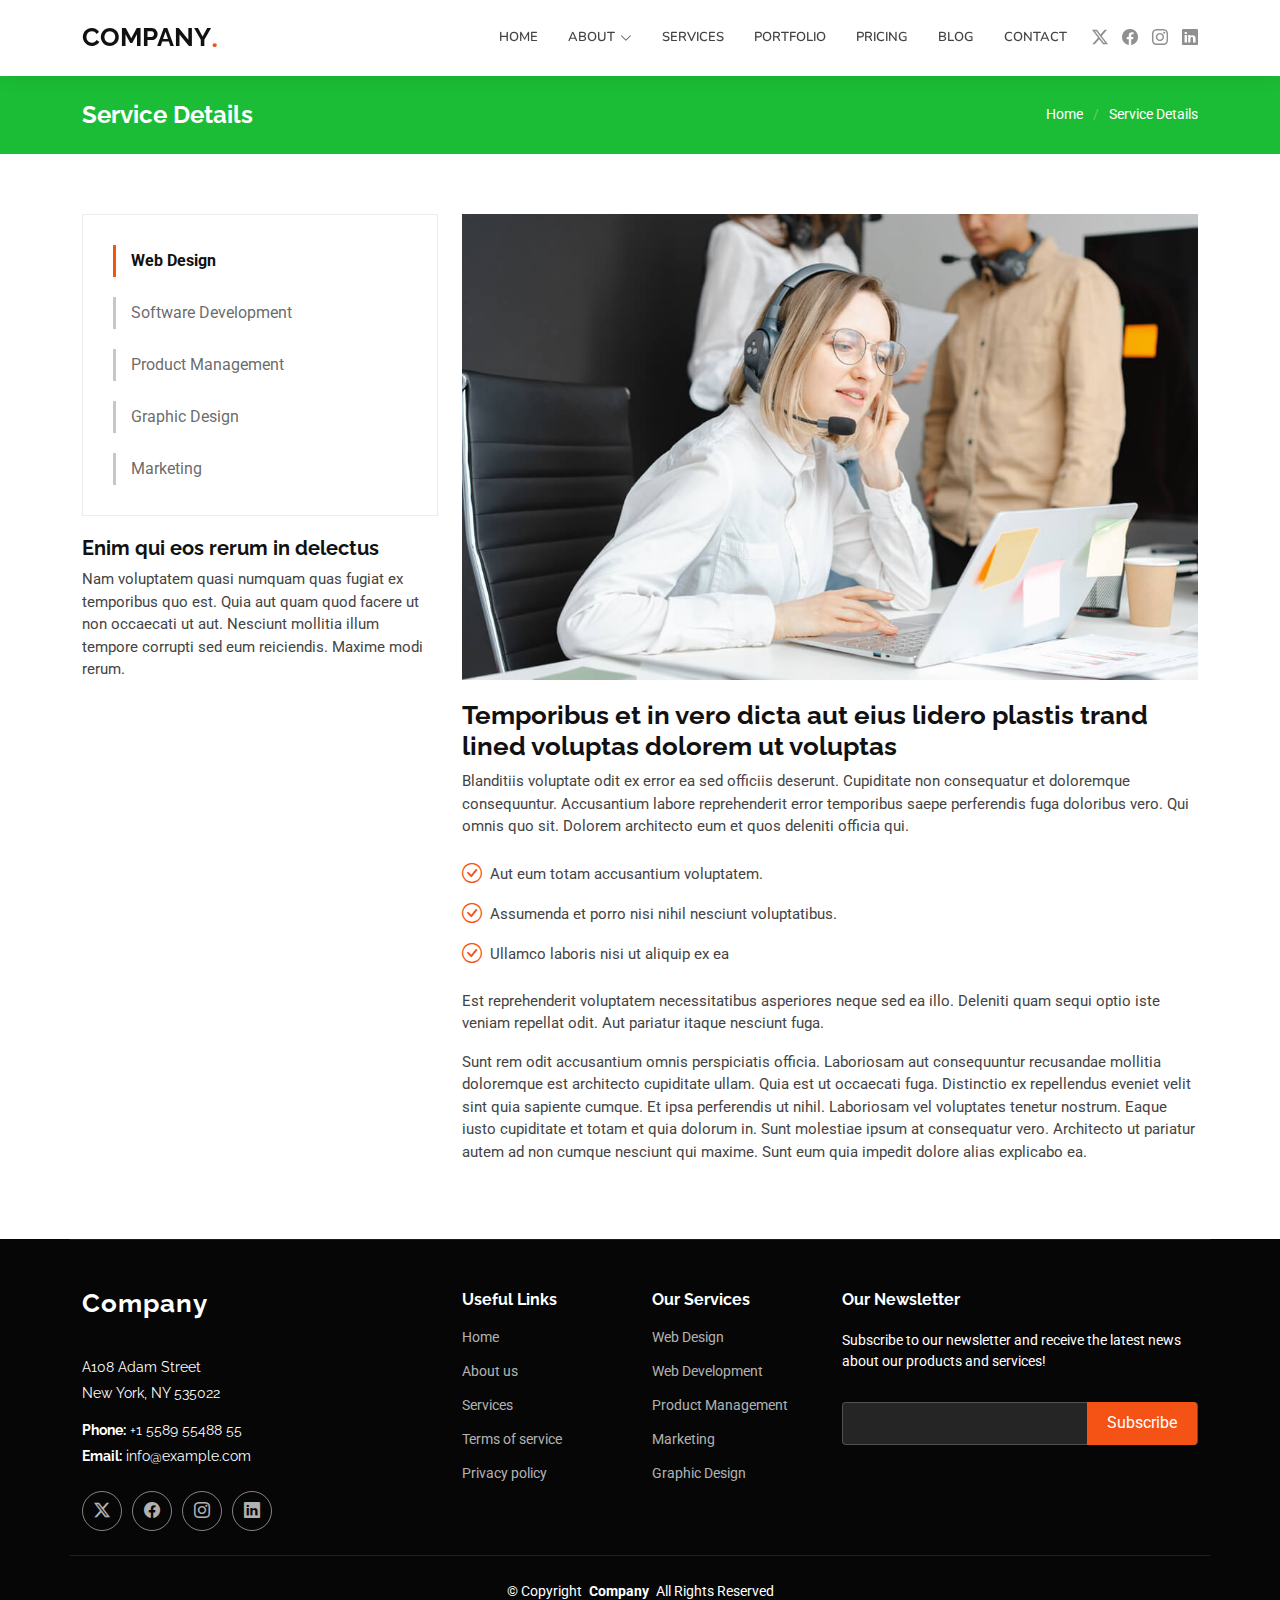
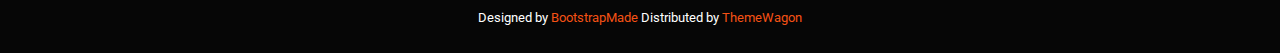
<file: service-details.html>
<!DOCTYPE html>
<html lang="en">

<head>
  <meta charset="utf-8">
  <meta content="width=device-width, initial-scale=1.0" name="viewport">
  <title>Service Details - Company Bootstrap Template</title>
  <meta name="description" content="">
  <meta name="keywords" content="">

  <!-- Favicons -->
  <link href="assets/img/favicon.png" rel="icon">
  <link href="assets/img/apple-touch-icon.png" rel="apple-touch-icon">

  <!-- Fonts -->
  <link href="https://fonts.googleapis.com" rel="preconnect">
  <link href="https://fonts.gstatic.com" rel="preconnect" crossorigin>
  <link href="https://fonts.googleapis.com/css2?family=Roboto:ital,wght@0,100;0,300;0,400;0,500;0,700;0,900;1,100;1,300;1,400;1,500;1,700;1,900&family=Raleway:ital,wght@0,100;0,200;0,300;0,400;0,500;0,600;0,700;0,800;0,900;1,100;1,200;1,300;1,400;1,500;1,600;1,700;1,800;1,900&family=Nunito:ital,wght@0,200;0,300;0,400;0,500;0,600;0,700;0,800;0,900;1,200;1,300;1,400;1,500;1,600;1,700;1,800;1,900&display=swap" rel="stylesheet">

  <!-- Vendor CSS Files -->
  <link href="assets/vendor/bootstrap/css/bootstrap.min.css" rel="stylesheet">
  <link href="assets/vendor/bootstrap-icons/bootstrap-icons.css" rel="stylesheet">
  <link href="assets/vendor/aos/aos.css" rel="stylesheet">
  <link href="assets/vendor/glightbox/css/glightbox.min.css" rel="stylesheet">
  <link href="assets/vendor/swiper/swiper-bundle.min.css" rel="stylesheet">

  <!-- Main CSS File -->
  <link href="assets/css/main.css" rel="stylesheet">

  <!-- =======================================================
  * Template Name: Company
  * Template URL: https://bootstrapmade.com/company-free-html-bootstrap-template/
  * Updated: Aug 07 2024 with Bootstrap v5.3.3
  * Author: BootstrapMade.com
  * License: https://bootstrapmade.com/license/
  ======================================================== -->
</head>

<body class="service-details-page">

  <header id="header" class="header d-flex align-items-center sticky-top">
    <div class="container position-relative d-flex align-items-center">

      <a href="index.html" class="logo d-flex align-items-center me-auto">
        <!-- Uncomment the line below if you also wish to use an image logo -->
        <!-- <img src="assets/img/logo.png" alt=""> -->
        <h1 class="sitename">Company</h1><span>.</span>
      </a>

      <nav id="navmenu" class="navmenu">
        <ul>
          <li><a href="#hero">Home</a></li>
          <li class="dropdown"><a href="about.html"><span>About</span> <i class="bi bi-chevron-down toggle-dropdown"></i></a>
            <ul>
              <li><a href="team.html">Team</a></li>
              <li><a href="testimonials.html">Testimonials</a></li>
              <li class="dropdown"><a href="#"><span>Deep Dropdown</span> <i class="bi bi-chevron-down toggle-dropdown"></i></a>
                <ul>
                  <li><a href="#">Deep Dropdown 1</a></li>
                  <li><a href="#">Deep Dropdown 2</a></li>
                  <li><a href="#">Deep Dropdown 3</a></li>
                  <li><a href="#">Deep Dropdown 4</a></li>
                  <li><a href="#">Deep Dropdown 5</a></li>
                </ul>
              </li>
            </ul>
          </li>
          <li><a href="services.html">Services</a></li>
          <li><a href="portfolio.html">Portfolio</a></li>
          <li><a href="pricing.html">Pricing</a></li>
          <li><a href="blog.html">Blog</a></li>
          <li><a href="contact.html">Contact</a></li>
        </ul>
        <i class="mobile-nav-toggle d-xl-none bi bi-list"></i>
      </nav>

      <div class="header-social-links">
        <a href="#" class="twitter"><i class="bi bi-twitter-x"></i></a>
        <a href="#" class="facebook"><i class="bi bi-facebook"></i></a>
        <a href="#" class="instagram"><i class="bi bi-instagram"></i></a>
        <a href="#" class="linkedin"><i class="bi bi-linkedin"></i></a>
      </div>

    </div>
  </header>

  <main class="main">

    <!-- Page Title -->
    <div class="page-title accent-background">
      <div class="container d-lg-flex justify-content-between align-items-center">
        <h1 class="mb-2 mb-lg-0">Service Details</h1>
        <nav class="breadcrumbs">
          <ol>
            <li><a href="index.html">Home</a></li>
            <li class="current">Service Details</li>
          </ol>
        </nav>
      </div>
    </div><!-- End Page Title -->

    <!-- Service Details Section -->
    <section id="service-details" class="service-details section">

      <div class="container">

        <div class="row gy-4">

          <div class="col-lg-4" data-aos="fade-up" data-aos-delay="100">
            <div class="services-list">
              <a href="#" class="active">Web Design</a>
              <a href="#">Software Development</a>
              <a href="#">Product Management</a>
              <a href="#">Graphic Design</a>
              <a href="#">Marketing</a>
            </div>

            <h4>Enim qui eos rerum in delectus</h4>
            <p>Nam voluptatem quasi numquam quas fugiat ex temporibus quo est. Quia aut quam quod facere ut non occaecati ut aut. Nesciunt mollitia illum tempore corrupti sed eum reiciendis. Maxime modi rerum.</p>
          </div>

          <div class="col-lg-8" data-aos="fade-up" data-aos-delay="200">
            <img src="assets/img/services.jpg" alt="" class="img-fluid services-img">
            <h3>Temporibus et in vero dicta aut eius lidero plastis trand lined voluptas dolorem ut voluptas</h3>
            <p>
              Blanditiis voluptate odit ex error ea sed officiis deserunt. Cupiditate non consequatur et doloremque consequuntur. Accusantium labore reprehenderit error temporibus saepe perferendis fuga doloribus vero. Qui omnis quo sit. Dolorem architecto eum et quos deleniti officia qui.
            </p>
            <ul>
              <li><i class="bi bi-check-circle"></i> <span>Aut eum totam accusantium voluptatem.</span></li>
              <li><i class="bi bi-check-circle"></i> <span>Assumenda et porro nisi nihil nesciunt voluptatibus.</span></li>
              <li><i class="bi bi-check-circle"></i> <span>Ullamco laboris nisi ut aliquip ex ea</span></li>
            </ul>
            <p>
              Est reprehenderit voluptatem necessitatibus asperiores neque sed ea illo. Deleniti quam sequi optio iste veniam repellat odit. Aut pariatur itaque nesciunt fuga.
            </p>
            <p>
              Sunt rem odit accusantium omnis perspiciatis officia. Laboriosam aut consequuntur recusandae mollitia doloremque est architecto cupiditate ullam. Quia est ut occaecati fuga. Distinctio ex repellendus eveniet velit sint quia sapiente cumque. Et ipsa perferendis ut nihil. Laboriosam vel voluptates tenetur nostrum. Eaque iusto cupiditate et totam et quia dolorum in. Sunt molestiae ipsum at consequatur vero. Architecto ut pariatur autem ad non cumque nesciunt qui maxime. Sunt eum quia impedit dolore alias explicabo ea.
            </p>
          </div>

        </div>

      </div>

    </section><!-- /Service Details Section -->

  </main>

  <footer id="footer" class="footer dark-background">

    <div class="container footer-top">
      <div class="row gy-4">
        <div class="col-lg-4 col-md-6 footer-about">
          <a href="index.html" class="logo d-flex align-items-center">
            <span class="sitename">Company</span>
          </a>
          <div class="footer-contact pt-3">
            <p>A108 Adam Street</p>
            <p>New York, NY 535022</p>
            <p class="mt-3"><strong>Phone:</strong> <span>+1 5589 55488 55</span></p>
            <p><strong>Email:</strong> <span>info@example.com</span></p>
          </div>
          <div class="social-links d-flex mt-4">
            <a href=""><i class="bi bi-twitter-x"></i></a>
            <a href=""><i class="bi bi-facebook"></i></a>
            <a href=""><i class="bi bi-instagram"></i></a>
            <a href=""><i class="bi bi-linkedin"></i></a>
          </div>
        </div>

        <div class="col-lg-2 col-md-3 footer-links">
          <h4>Useful Links</h4>
          <ul>
            <li><a href="#">Home</a></li>
            <li><a href="#">About us</a></li>
            <li><a href="#">Services</a></li>
            <li><a href="#">Terms of service</a></li>
            <li><a href="#">Privacy policy</a></li>
          </ul>
        </div>

        <div class="col-lg-2 col-md-3 footer-links">
          <h4>Our Services</h4>
          <ul>
            <li><a href="#">Web Design</a></li>
            <li><a href="#">Web Development</a></li>
            <li><a href="#">Product Management</a></li>
            <li><a href="#">Marketing</a></li>
            <li><a href="#">Graphic Design</a></li>
          </ul>
        </div>

        <div class="col-lg-4 col-md-12 footer-newsletter">
          <h4>Our Newsletter</h4>
          <p>Subscribe to our newsletter and receive the latest news about our products and services!</p>
          <form action="forms/newsletter.php" method="post" class="php-email-form">
            <div class="newsletter-form"><input type="email" name="email"><input type="submit" value="Subscribe"></div>
            <div class="loading">Loading</div>
            <div class="error-message"></div>
            <div class="sent-message">Your subscription request has been sent. Thank you!</div>
          </form>
        </div>

      </div>
    </div>

    <div class="container copyright text-center mt-4">
      <p>© <span>Copyright</span> <strong class="px-1 sitename">Company</strong> <span>All Rights Reserved</span></p>
      <div class="credits">
        <!-- All the links in the footer should remain intact. -->
        <!-- You can delete the links only if you've purchased the pro version. -->
        <!-- Licensing information: https://bootstrapmade.com/license/ -->
        <!-- Purchase the pro version with working PHP/AJAX contact form: [buy-url] -->
        Designed by <a href="https://bootstrapmade.com/">BootstrapMade</a> Distributed by <a href=“https://themewagon.com>ThemeWagon
      </div>
    </div>

  </footer>

  <!-- Scroll Top -->
  <a href="#" id="scroll-top" class="scroll-top d-flex align-items-center justify-content-center"><i class="bi bi-arrow-up-short"></i></a>

  <!-- Preloader -->
  <div id="preloader"></div>

  <!-- Vendor JS Files -->
  <script src="assets/vendor/bootstrap/js/bootstrap.bundle.min.js"></script>
  <script src="assets/vendor/php-email-form/validate.js"></script>
  <script src="assets/vendor/aos/aos.js"></script>
  <script src="assets/vendor/glightbox/js/glightbox.min.js"></script>
  <script src="assets/vendor/imagesloaded/imagesloaded.pkgd.min.js"></script>
  <script src="assets/vendor/isotope-layout/isotope.pkgd.min.js"></script>
  <script src="assets/vendor/waypoints/noframework.waypoints.js"></script>
  <script src="assets/vendor/swiper/swiper-bundle.min.js"></script>

  <!-- Main JS File -->
  <script src="assets/js/main.js"></script>

</body>

</html>
</file>
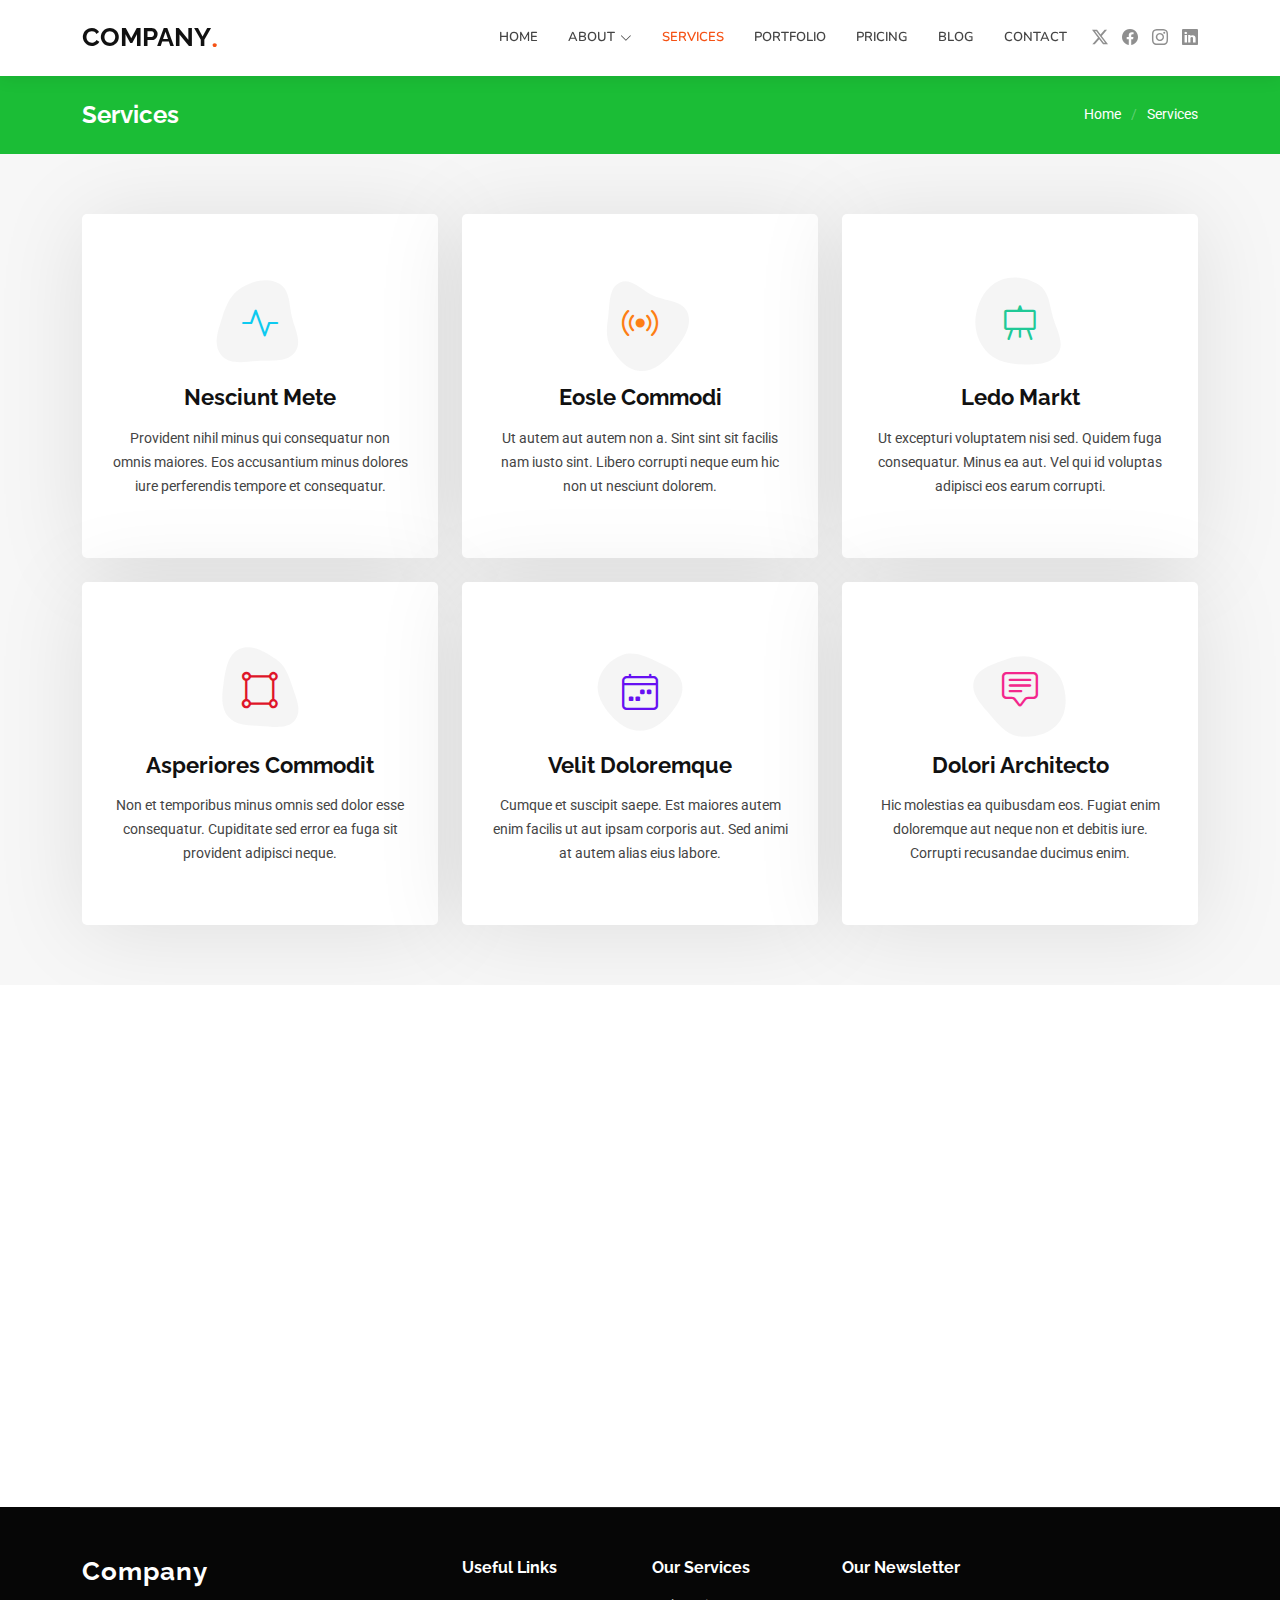
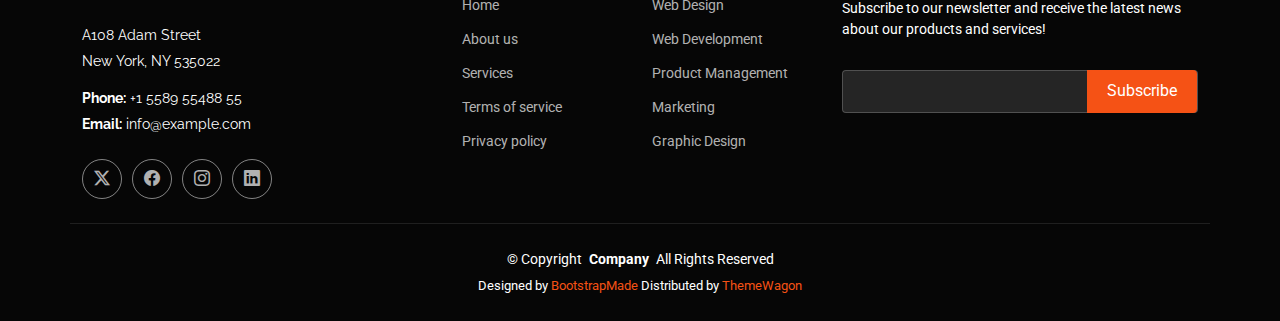
<file: services.html>
<!DOCTYPE html>
<html lang="en">

<head>
  <meta charset="utf-8">
  <meta content="width=device-width, initial-scale=1.0" name="viewport">
  <title>Services - Company Bootstrap Template</title>
  <meta name="description" content="">
  <meta name="keywords" content="">

  <!-- Favicons -->
  <link href="assets/img/favicon.png" rel="icon">
  <link href="assets/img/apple-touch-icon.png" rel="apple-touch-icon">

  <!-- Fonts -->
  <link href="https://fonts.googleapis.com" rel="preconnect">
  <link href="https://fonts.gstatic.com" rel="preconnect" crossorigin>
  <link href="https://fonts.googleapis.com/css2?family=Roboto:ital,wght@0,100;0,300;0,400;0,500;0,700;0,900;1,100;1,300;1,400;1,500;1,700;1,900&family=Raleway:ital,wght@0,100;0,200;0,300;0,400;0,500;0,600;0,700;0,800;0,900;1,100;1,200;1,300;1,400;1,500;1,600;1,700;1,800;1,900&family=Nunito:ital,wght@0,200;0,300;0,400;0,500;0,600;0,700;0,800;0,900;1,200;1,300;1,400;1,500;1,600;1,700;1,800;1,900&display=swap" rel="stylesheet">

  <!-- Vendor CSS Files -->
  <link href="assets/vendor/bootstrap/css/bootstrap.min.css" rel="stylesheet">
  <link href="assets/vendor/bootstrap-icons/bootstrap-icons.css" rel="stylesheet">
  <link href="assets/vendor/aos/aos.css" rel="stylesheet">
  <link href="assets/vendor/glightbox/css/glightbox.min.css" rel="stylesheet">
  <link href="assets/vendor/swiper/swiper-bundle.min.css" rel="stylesheet">

  <!-- Main CSS File -->
  <link href="assets/css/main.css" rel="stylesheet">

  <!-- =======================================================
  * Template Name: Company
  * Template URL: https://bootstrapmade.com/company-free-html-bootstrap-template/
  * Updated: Aug 07 2024 with Bootstrap v5.3.3
  * Author: BootstrapMade.com
  * License: https://bootstrapmade.com/license/
  ======================================================== -->
</head>

<body class="services-page">

  <header id="header" class="header d-flex align-items-center sticky-top">
    <div class="container position-relative d-flex align-items-center">

      <a href="index.html" class="logo d-flex align-items-center me-auto">
        <!-- Uncomment the line below if you also wish to use an image logo -->
        <!-- <img src="assets/img/logo.png" alt=""> -->
        <h1 class="sitename">Company</h1><span>.</span>
      </a>

      <nav id="navmenu" class="navmenu">
        <ul>
          <li><a href="#hero">Home</a></li>
          <li class="dropdown"><a href="about.html"><span>About</span> <i class="bi bi-chevron-down toggle-dropdown"></i></a>
            <ul>
              <li><a href="team.html">Team</a></li>
              <li><a href="testimonials.html">Testimonials</a></li>
              <li class="dropdown"><a href="#"><span>Deep Dropdown</span> <i class="bi bi-chevron-down toggle-dropdown"></i></a>
                <ul>
                  <li><a href="#">Deep Dropdown 1</a></li>
                  <li><a href="#">Deep Dropdown 2</a></li>
                  <li><a href="#">Deep Dropdown 3</a></li>
                  <li><a href="#">Deep Dropdown 4</a></li>
                  <li><a href="#">Deep Dropdown 5</a></li>
                </ul>
              </li>
            </ul>
          </li>
          <li><a href="services.html" class="active">Services</a></li>
          <li><a href="portfolio.html">Portfolio</a></li>
          <li><a href="pricing.html">Pricing</a></li>
          <li><a href="blog.html">Blog</a></li>
          <li><a href="contact.html">Contact</a></li>
        </ul>
        <i class="mobile-nav-toggle d-xl-none bi bi-list"></i>
      </nav>

      <div class="header-social-links">
        <a href="#" class="twitter"><i class="bi bi-twitter-x"></i></a>
        <a href="#" class="facebook"><i class="bi bi-facebook"></i></a>
        <a href="#" class="instagram"><i class="bi bi-instagram"></i></a>
        <a href="#" class="linkedin"><i class="bi bi-linkedin"></i></a>
      </div>

    </div>
  </header>

  <main class="main">

    <!-- Page Title -->
    <div class="page-title accent-background">
      <div class="container d-lg-flex justify-content-between align-items-center">
        <h1 class="mb-2 mb-lg-0">Services</h1>
        <nav class="breadcrumbs">
          <ol>
            <li><a href="index.html">Home</a></li>
            <li class="current">Services</li>
          </ol>
        </nav>
      </div>
    </div><!-- End Page Title -->

    <!-- Services Section -->
    <section id="services" class="services section light-background">

      <div class="container">

        <div class="row gy-4">

          <div class="col-lg-4 col-md-6" data-aos="fade-up" data-aos-delay="100">
            <div class="service-item item-cyan position-relative">
              <div class="icon">
                <svg width="100" height="100" viewBox="0 0 600 600" xmlns="http://www.w3.org/2000/svg">
                  <path stroke="none" stroke-width="0" fill="#f5f5f5" d="M300,521.0016835830174C376.1290562159157,517.8887921683347,466.0731472004068,529.7835943286574,510.70327084640275,468.03025145048787C554.3714126377745,407.6079735673963,508.03601936045806,328.9844924480964,491.2728898941984,256.3432110539036C474.5976632858925,184.082847569629,479.9380746630129,96.60480741107993,416.23090153303,58.64404602377083C348.86323505073057,18.502131276798302,261.93793281208167,40.57373210992963,193.5410806939664,78.93577620505333C130.42746243093433,114.334589627462,98.30271207620316,179.96522072025542,76.75703585869454,249.04625023123273C51.97151888228291,328.5150500222984,13.704378332031375,421.85034740162234,66.52175969318436,486.19268352777647C119.04800174914682,550.1803526380478,217.28368757567262,524.383925680826,300,521.0016835830174"></path>
                </svg>
                <i class="bi bi-activity"></i>
              </div>
              <a href="service-details.html" class="stretched-link">
                <h3>Nesciunt Mete</h3>
              </a>
              <p>Provident nihil minus qui consequatur non omnis maiores. Eos accusantium minus dolores iure perferendis tempore et consequatur.</p>
            </div>
          </div><!-- End Service Item -->

          <div class="col-lg-4 col-md-6" data-aos="fade-up" data-aos-delay="200">
            <div class="service-item item-orange position-relative">
              <div class="icon">
                <svg width="100" height="100" viewBox="0 0 600 600" xmlns="http://www.w3.org/2000/svg">
                  <path stroke="none" stroke-width="0" fill="#f5f5f5" d="M300,582.0697525312426C382.5290701553225,586.8405444964366,449.9789794690241,525.3245884688669,502.5850820975895,461.55621195738473C556.606425686781,396.0723002908107,615.8543463187945,314.28637112970534,586.6730223649479,234.56875336149918C558.9533121215079,158.8439757836574,454.9685369536778,164.00468322053177,381.49747125262974,130.76875717737553C312.15926192815925,99.40240125094834,248.97055460311594,18.661163978235184,179.8680185752513,50.54337015887873C110.5421016452524,82.52863877960104,119.82277516462835,180.83849132639028,109.12597500060166,256.43424936330496C100.08760227029461,320.3096726198365,92.17705696193138,384.0621239912766,124.79988738764834,439.7174275375508C164.83382741302287,508.01625554203684,220.96474134820875,577.5009287672846,300,582.0697525312426"></path>
                </svg>
                <i class="bi bi-broadcast"></i>
              </div>
              <a href="service-details.html" class="stretched-link">
                <h3>Eosle Commodi</h3>
              </a>
              <p>Ut autem aut autem non a. Sint sint sit facilis nam iusto sint. Libero corrupti neque eum hic non ut nesciunt dolorem.</p>
            </div>
          </div><!-- End Service Item -->

          <div class="col-lg-4 col-md-6" data-aos="fade-up" data-aos-delay="300">
            <div class="service-item item-teal position-relative">
              <div class="icon">
                <svg width="100" height="100" viewBox="0 0 600 600" xmlns="http://www.w3.org/2000/svg">
                  <path stroke="none" stroke-width="0" fill="#f5f5f5" d="M300,541.5067337569781C382.14930387511276,545.0595476570109,479.8736841581634,548.3450877840088,526.4010558755058,480.5488172755941C571.5218469581645,414.80211281144784,517.5187510058486,332.0715597781072,496.52539010469104,255.14436215662573C477.37192572678356,184.95920475031193,473.57363656557914,105.61284051026155,413.0603344069578,65.22779650032875C343.27470386102294,18.654635553484475,251.2091493199835,5.337323636656869,175.0934190732945,40.62881213300186C97.87086631185822,76.43348514350839,51.98124368387456,156.15599469081315,36.44837278890362,239.84606092416172C21.716077023791087,319.22268207091537,43.775223500013084,401.1760424656574,96.891909868211,461.97329694683043C147.22146801428983,519.5804099606455,223.5754009179313,538.201503339737,300,541.5067337569781"></path>
                </svg>
                <i class="bi bi-easel"></i>
              </div>
              <a href="service-details.html" class="stretched-link">
                <h3>Ledo Markt</h3>
              </a>
              <p>Ut excepturi voluptatem nisi sed. Quidem fuga consequatur. Minus ea aut. Vel qui id voluptas adipisci eos earum corrupti.</p>
            </div>
          </div><!-- End Service Item -->

          <div class="col-lg-4 col-md-6" data-aos="fade-up" data-aos-delay="400">
            <div class="service-item item-red position-relative">
              <div class="icon">
                <svg width="100" height="100" viewBox="0 0 600 600" xmlns="http://www.w3.org/2000/svg">
                  <path stroke="none" stroke-width="0" fill="#f5f5f5" d="M300,503.46388370962813C374.79870501325706,506.71871716319447,464.8034551963731,527.1746412648533,510.4981551193396,467.86667711651364C555.9287308511215,408.9015244558933,512.6030010748507,327.5744911775523,490.211057578863,256.5855673507754C471.097692560561,195.9906835881958,447.69079081568157,138.11976852964426,395.19560036434837,102.3242989838813C329.3053358748298,57.3949838291264,248.02791733380457,8.279543830951368,175.87071277845988,42.242879143198664C103.41431057327972,76.34704239035025,93.79494320519305,170.9812938413882,81.28167332365135,250.07896920659033C70.17666984294237,320.27484674793965,64.84698225790005,396.69656628748305,111.28512138212992,450.4950937839243C156.20124167950087,502.5303643271138,231.32542653798444,500.4755392045468,300,503.46388370962813"></path>
                </svg>
                <i class="bi bi-bounding-box-circles"></i>
              </div>
              <a href="service-details.html" class="stretched-link">
                <h3>Asperiores Commodit</h3>
              </a>
              <p>Non et temporibus minus omnis sed dolor esse consequatur. Cupiditate sed error ea fuga sit provident adipisci neque.</p>
              <a href="service-details.html" class="stretched-link"></a>
            </div>
          </div><!-- End Service Item -->

          <div class="col-lg-4 col-md-6" data-aos="fade-up" data-aos-delay="500">
            <div class="service-item item-indigo position-relative">
              <div class="icon">
                <svg width="100" height="100" viewBox="0 0 600 600" xmlns="http://www.w3.org/2000/svg">
                  <path stroke="none" stroke-width="0" fill="#f5f5f5" d="M300,532.3542879108572C369.38199826031484,532.3153073249985,429.10787420159085,491.63046689027357,474.5244479745417,439.17860296908856C522.8885846962883,383.3225815378663,569.1668002868075,314.3205725914397,550.7432151929288,242.7694973846089C532.6665558377875,172.5657663291529,456.2379748765914,142.6223662098291,390.3689995646985,112.34683881706744C326.66090330228417,83.06452184765237,258.84405631176094,53.51806209861945,193.32584062364296,78.48882559362697C121.61183558270385,105.82097193414197,62.805066853699245,167.19869350419734,48.57481801355237,242.6138429142374C34.843463184063346,315.3850353017275,76.69343916112496,383.4422959591041,125.22947124332185,439.3748458443577C170.7312796277747,491.8107796887764,230.57421082200815,532.3932930995766,300,532.3542879108572"></path>
                </svg>
                <i class="bi bi-calendar4-week icon"></i>
              </div>
              <a href="service-details.html" class="stretched-link">
                <h3>Velit Doloremque</h3>
              </a>
              <p>Cumque et suscipit saepe. Est maiores autem enim facilis ut aut ipsam corporis aut. Sed animi at autem alias eius labore.</p>
              <a href="service-details.html" class="stretched-link"></a>
            </div>
          </div><!-- End Service Item -->

          <div class="col-lg-4 col-md-6" data-aos="fade-up" data-aos-delay="600">
            <div class="service-item item-pink position-relative">
              <div class="icon">
                <svg width="100" height="100" viewBox="0 0 600 600" xmlns="http://www.w3.org/2000/svg">
                  <path stroke="none" stroke-width="0" fill="#f5f5f5" d="M300,566.797414625762C385.7384707136149,576.1784315230908,478.7894351017131,552.8928747891023,531.9192734346935,484.94944893311C584.6109503024035,417.5663521118492,582.489472248146,322.67544863468447,553.9536738515405,242.03673114598146C529.1557734026468,171.96086150256528,465.24506316201064,127.66468636344209,395.9583748389544,100.7403814666027C334.2173773831606,76.7482773500951,269.4350130405921,84.62216499799875,207.1952322260088,107.2889140133804C132.92018162631612,134.33871894543012,41.79353780512637,160.00259165414826,22.644507872594943,236.69541883565114C3.319112789854554,314.0945973066697,72.72355303640163,379.243833228382,124.04198916343866,440.3218312028393C172.9286146004772,498.5055451809895,224.45579914871206,558.5317968840102,300,566.797414625762"></path>
                </svg>
                <i class="bi bi-chat-square-text"></i>
              </div>
              <a href="service-details.html" class="stretched-link">
                <h3>Dolori Architecto</h3>
              </a>
              <p>Hic molestias ea quibusdam eos. Fugiat enim doloremque aut neque non et debitis iure. Corrupti recusandae ducimus enim.</p>
              <a href="service-details.html" class="stretched-link"></a>
            </div>
          </div><!-- End Service Item -->

        </div>

      </div>

    </section><!-- /Services Section -->

    <!-- Features Section -->
    <section id="features" class="features section">

      <!-- Section Title -->
      <div class="container section-title" data-aos="fade-up">
        <h2>Features</h2>
        <p>Necessitatibus eius consequatur ex aliquid fuga eum quidem sint consectetur velit</p>
      </div><!-- End Section Title -->

      <div class="container">

        <div class="row gy-4">

          <div class="col-lg-3 col-md-4" data-aos="fade-up" data-aos-delay="100">
            <div class="features-item">
              <i class="bi bi-eye" style="color: #ffbb2c;"></i>
              <h3><a href="" class="stretched-link">Lorem Ipsum</a></h3>
            </div>
          </div><!-- End Feature Item -->

          <div class="col-lg-3 col-md-4" data-aos="fade-up" data-aos-delay="200">
            <div class="features-item">
              <i class="bi bi-infinity" style="color: #5578ff;"></i>
              <h3><a href="" class="stretched-link">Dolor Sitema</a></h3>
            </div>
          </div><!-- End Feature Item -->

          <div class="col-lg-3 col-md-4" data-aos="fade-up" data-aos-delay="300">
            <div class="features-item">
              <i class="bi bi-mortarboard" style="color: #e80368;"></i>
              <h3><a href="" class="stretched-link">Sed perspiciatis</a></h3>
            </div>
          </div><!-- End Feature Item -->

          <div class="col-lg-3 col-md-4" data-aos="fade-up" data-aos-delay="400">
            <div class="features-item">
              <i class="bi bi-nut" style="color: #e361ff;"></i>
              <h3><a href="" class="stretched-link">Magni Dolores</a></h3>
            </div>
          </div><!-- End Feature Item -->

          <div class="col-lg-3 col-md-4" data-aos="fade-up" data-aos-delay="500">
            <div class="features-item">
              <i class="bi bi-shuffle" style="color: #47aeff;"></i>
              <h3><a href="" class="stretched-link">Nemo Enim</a></h3>
            </div>
          </div><!-- End Feature Item -->

          <div class="col-lg-3 col-md-4" data-aos="fade-up" data-aos-delay="600">
            <div class="features-item">
              <i class="bi bi-star" style="color: #ffa76e;"></i>
              <h3><a href="" class="stretched-link">Eiusmod Tempor</a></h3>
            </div>
          </div><!-- End Feature Item -->

          <div class="col-lg-3 col-md-4" data-aos="fade-up" data-aos-delay="700">
            <div class="features-item">
              <i class="bi bi-x-diamond" style="color: #11dbcf;"></i>
              <h3><a href="" class="stretched-link">Midela Teren</a></h3>
            </div>
          </div><!-- End Feature Item -->

          <div class="col-lg-3 col-md-4" data-aos="fade-up" data-aos-delay="800">
            <div class="features-item">
              <i class="bi bi-camera-video" style="color: #4233ff;"></i>
              <h3><a href="" class="stretched-link">Pira Neve</a></h3>
            </div>
          </div><!-- End Feature Item -->

          <div class="col-lg-3 col-md-4" data-aos="fade-up" data-aos-delay="900">
            <div class="features-item">
              <i class="bi bi-command" style="color: #b2904f;"></i>
              <h3><a href="" class="stretched-link">Dirada Pack</a></h3>
            </div>
          </div><!-- End Feature Item -->

          <div class="col-lg-3 col-md-4" data-aos="fade-up" data-aos-delay="1000">
            <div class="features-item">
              <i class="bi bi-dribbble" style="color: #b20969;"></i>
              <h3><a href="" class="stretched-link">Moton Ideal</a></h3>
            </div>
          </div><!-- End Feature Item -->

          <div class="col-lg-3 col-md-4" data-aos="fade-up" data-aos-delay="1100">
            <div class="features-item">
              <i class="bi bi-activity" style="color: #ff5828;"></i>
              <h3><a href="" class="stretched-link">Verdo Park</a></h3>
            </div>
          </div><!-- End Feature Item -->

          <div class="col-lg-3 col-md-4" data-aos="fade-up" data-aos-delay="1200">
            <div class="features-item">
              <i class="bi bi-brightness-high" style="color: #29cc61;"></i>
              <h3><a href="" class="stretched-link">Flavor Nivelanda</a></h3>
            </div>
          </div><!-- End Feature Item -->

        </div>

      </div>

    </section><!-- /Features Section -->

  </main>

  <footer id="footer" class="footer dark-background">

    <div class="container footer-top">
      <div class="row gy-4">
        <div class="col-lg-4 col-md-6 footer-about">
          <a href="index.html" class="logo d-flex align-items-center">
            <span class="sitename">Company</span>
          </a>
          <div class="footer-contact pt-3">
            <p>A108 Adam Street</p>
            <p>New York, NY 535022</p>
            <p class="mt-3"><strong>Phone:</strong> <span>+1 5589 55488 55</span></p>
            <p><strong>Email:</strong> <span>info@example.com</span></p>
          </div>
          <div class="social-links d-flex mt-4">
            <a href=""><i class="bi bi-twitter-x"></i></a>
            <a href=""><i class="bi bi-facebook"></i></a>
            <a href=""><i class="bi bi-instagram"></i></a>
            <a href=""><i class="bi bi-linkedin"></i></a>
          </div>
        </div>

        <div class="col-lg-2 col-md-3 footer-links">
          <h4>Useful Links</h4>
          <ul>
            <li><a href="#">Home</a></li>
            <li><a href="#">About us</a></li>
            <li><a href="#">Services</a></li>
            <li><a href="#">Terms of service</a></li>
            <li><a href="#">Privacy policy</a></li>
          </ul>
        </div>

        <div class="col-lg-2 col-md-3 footer-links">
          <h4>Our Services</h4>
          <ul>
            <li><a href="#">Web Design</a></li>
            <li><a href="#">Web Development</a></li>
            <li><a href="#">Product Management</a></li>
            <li><a href="#">Marketing</a></li>
            <li><a href="#">Graphic Design</a></li>
          </ul>
        </div>

        <div class="col-lg-4 col-md-12 footer-newsletter">
          <h4>Our Newsletter</h4>
          <p>Subscribe to our newsletter and receive the latest news about our products and services!</p>
          <form action="forms/newsletter.php" method="post" class="php-email-form">
            <div class="newsletter-form"><input type="email" name="email"><input type="submit" value="Subscribe"></div>
            <div class="loading">Loading</div>
            <div class="error-message"></div>
            <div class="sent-message">Your subscription request has been sent. Thank you!</div>
          </form>
        </div>

      </div>
    </div>

    <div class="container copyright text-center mt-4">
      <p>© <span>Copyright</span> <strong class="px-1 sitename">Company</strong> <span>All Rights Reserved</span></p>
      <div class="credits">
        <!-- All the links in the footer should remain intact. -->
        <!-- You can delete the links only if you've purchased the pro version. -->
        <!-- Licensing information: https://bootstrapmade.com/license/ -->
        <!-- Purchase the pro version with working PHP/AJAX contact form: [buy-url] -->
        Designed by <a href="https://bootstrapmade.com/">BootstrapMade</a> Distributed by <a href=“https://themewagon.com>ThemeWagon
      </div>
    </div>

  </footer>

  <!-- Scroll Top -->
  <a href="#" id="scroll-top" class="scroll-top d-flex align-items-center justify-content-center"><i class="bi bi-arrow-up-short"></i></a>

  <!-- Preloader -->
  <div id="preloader"></div>

  <!-- Vendor JS Files -->
  <script src="assets/vendor/bootstrap/js/bootstrap.bundle.min.js"></script>
  <script src="assets/vendor/php-email-form/validate.js"></script>
  <script src="assets/vendor/aos/aos.js"></script>
  <script src="assets/vendor/glightbox/js/glightbox.min.js"></script>
  <script src="assets/vendor/imagesloaded/imagesloaded.pkgd.min.js"></script>
  <script src="assets/vendor/isotope-layout/isotope.pkgd.min.js"></script>
  <script src="assets/vendor/waypoints/noframework.waypoints.js"></script>
  <script src="assets/vendor/swiper/swiper-bundle.min.js"></script>

  <!-- Main JS File -->
  <script src="assets/js/main.js"></script>

</body>

</html>
</file>
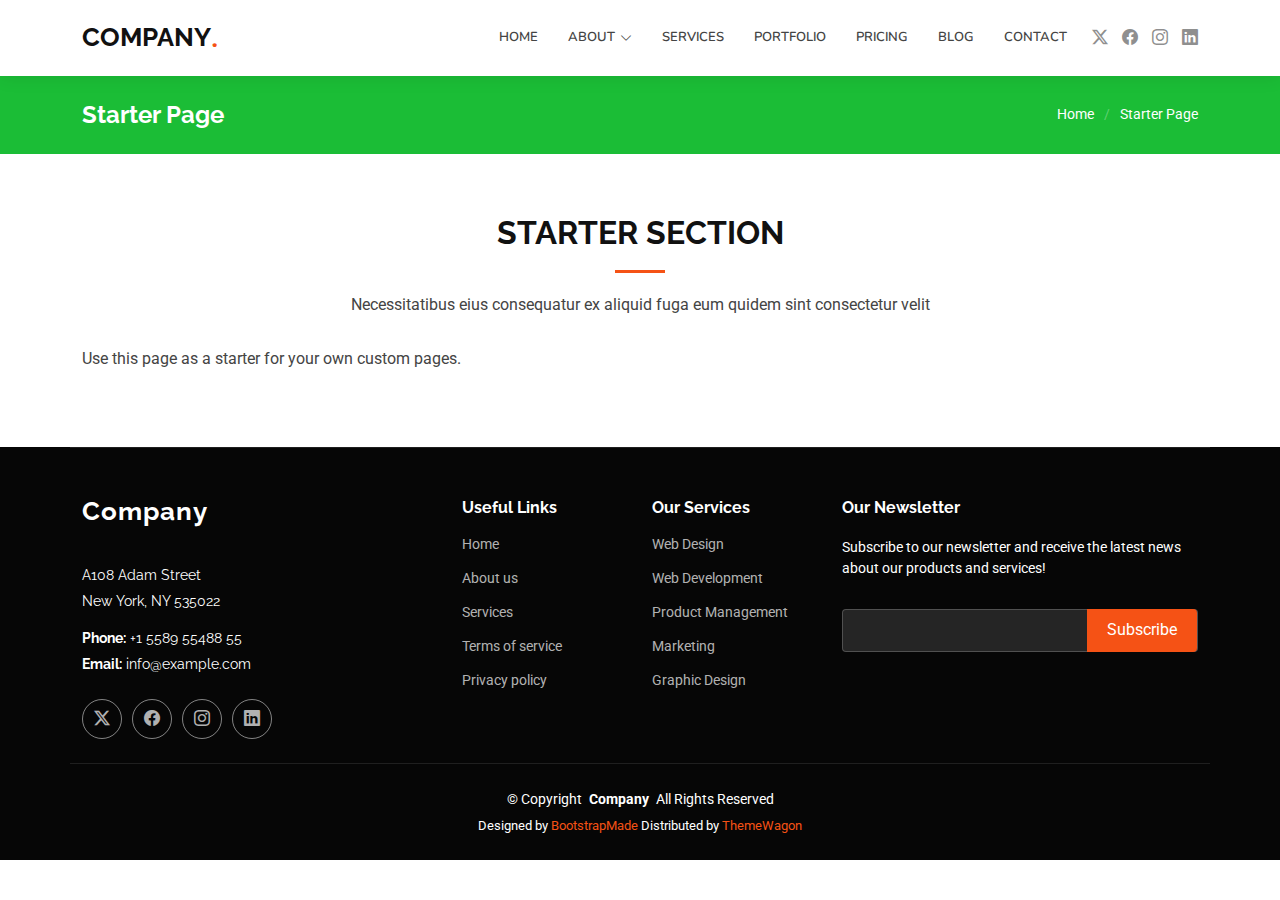
<file: starter-page.html>
<!DOCTYPE html>
<html lang="en">

<head>
  <meta charset="utf-8">
  <meta content="width=device-width, initial-scale=1.0" name="viewport">
  <title>Starter Page - Company Bootstrap Template</title>
  <meta name="description" content="">
  <meta name="keywords" content="">

  <!-- Favicons -->
  <link href="assets/img/favicon.png" rel="icon">
  <link href="assets/img/apple-touch-icon.png" rel="apple-touch-icon">

  <!-- Fonts -->
  <link href="https://fonts.googleapis.com" rel="preconnect">
  <link href="https://fonts.gstatic.com" rel="preconnect" crossorigin>
  <link href="https://fonts.googleapis.com/css2?family=Roboto:ital,wght@0,100;0,300;0,400;0,500;0,700;0,900;1,100;1,300;1,400;1,500;1,700;1,900&family=Raleway:ital,wght@0,100;0,200;0,300;0,400;0,500;0,600;0,700;0,800;0,900;1,100;1,200;1,300;1,400;1,500;1,600;1,700;1,800;1,900&family=Nunito:ital,wght@0,200;0,300;0,400;0,500;0,600;0,700;0,800;0,900;1,200;1,300;1,400;1,500;1,600;1,700;1,800;1,900&display=swap" rel="stylesheet">

  <!-- Vendor CSS Files -->
  <link href="assets/vendor/bootstrap/css/bootstrap.min.css" rel="stylesheet">
  <link href="assets/vendor/bootstrap-icons/bootstrap-icons.css" rel="stylesheet">
  <link href="assets/vendor/aos/aos.css" rel="stylesheet">
  <link href="assets/vendor/glightbox/css/glightbox.min.css" rel="stylesheet">
  <link href="assets/vendor/swiper/swiper-bundle.min.css" rel="stylesheet">

  <!-- Main CSS File -->
  <link href="assets/css/main.css" rel="stylesheet">

  <!-- =======================================================
  * Template Name: Company
  * Template URL: https://bootstrapmade.com/company-free-html-bootstrap-template/
  * Updated: Aug 07 2024 with Bootstrap v5.3.3
  * Author: BootstrapMade.com
  * License: https://bootstrapmade.com/license/
  ======================================================== -->
</head>

<body class="starter-page-page">

  <header id="header" class="header d-flex align-items-center sticky-top">
    <div class="container position-relative d-flex align-items-center">

      <a href="index.html" class="logo d-flex align-items-center me-auto">
        <!-- Uncomment the line below if you also wish to use an image logo -->
        <!-- <img src="assets/img/logo.png" alt=""> -->
        <h1 class="sitename">Company</h1><span>.</span>
      </a>

      <nav id="navmenu" class="navmenu">
        <ul>
          <li><a href="#hero">Home</a></li>
          <li class="dropdown"><a href="about.html"><span>About</span> <i class="bi bi-chevron-down toggle-dropdown"></i></a>
            <ul>
              <li><a href="team.html">Team</a></li>
              <li><a href="testimonials.html">Testimonials</a></li>
              <li class="dropdown"><a href="#"><span>Deep Dropdown</span> <i class="bi bi-chevron-down toggle-dropdown"></i></a>
                <ul>
                  <li><a href="#">Deep Dropdown 1</a></li>
                  <li><a href="#">Deep Dropdown 2</a></li>
                  <li><a href="#">Deep Dropdown 3</a></li>
                  <li><a href="#">Deep Dropdown 4</a></li>
                  <li><a href="#">Deep Dropdown 5</a></li>
                </ul>
              </li>
            </ul>
          </li>
          <li><a href="services.html">Services</a></li>
          <li><a href="portfolio.html">Portfolio</a></li>
          <li><a href="pricing.html">Pricing</a></li>
          <li><a href="blog.html">Blog</a></li>
          <li><a href="contact.html">Contact</a></li>
        </ul>
        <i class="mobile-nav-toggle d-xl-none bi bi-list"></i>
      </nav>

      <div class="header-social-links">
        <a href="#" class="twitter"><i class="bi bi-twitter-x"></i></a>
        <a href="#" class="facebook"><i class="bi bi-facebook"></i></a>
        <a href="#" class="instagram"><i class="bi bi-instagram"></i></a>
        <a href="#" class="linkedin"><i class="bi bi-linkedin"></i></a>
      </div>

    </div>
  </header>

  <main class="main">

    <!-- Page Title -->
    <div class="page-title accent-background">
      <div class="container d-lg-flex justify-content-between align-items-center">
        <h1 class="mb-2 mb-lg-0">Starter Page</h1>
        <nav class="breadcrumbs">
          <ol>
            <li><a href="index.html">Home</a></li>
            <li class="current">Starter Page</li>
          </ol>
        </nav>
      </div>
    </div><!-- End Page Title -->

    <!-- Starter Section Section -->
    <section id="starter-section" class="starter-section section">

      <!-- Section Title -->
      <div class="container section-title" data-aos="fade-up">
        <h2>Starter Section</h2>
        <p>Necessitatibus eius consequatur ex aliquid fuga eum quidem sint consectetur velit</p>
      </div><!-- End Section Title -->

      <div class="container" data-aos="fade-up">
        <p>Use this page as a starter for your own custom pages.</p>
      </div>

    </section><!-- /Starter Section Section -->

  </main>

  <footer id="footer" class="footer dark-background">

    <div class="container footer-top">
      <div class="row gy-4">
        <div class="col-lg-4 col-md-6 footer-about">
          <a href="index.html" class="logo d-flex align-items-center">
            <span class="sitename">Company</span>
          </a>
          <div class="footer-contact pt-3">
            <p>A108 Adam Street</p>
            <p>New York, NY 535022</p>
            <p class="mt-3"><strong>Phone:</strong> <span>+1 5589 55488 55</span></p>
            <p><strong>Email:</strong> <span>info@example.com</span></p>
          </div>
          <div class="social-links d-flex mt-4">
            <a href=""><i class="bi bi-twitter-x"></i></a>
            <a href=""><i class="bi bi-facebook"></i></a>
            <a href=""><i class="bi bi-instagram"></i></a>
            <a href=""><i class="bi bi-linkedin"></i></a>
          </div>
        </div>

        <div class="col-lg-2 col-md-3 footer-links">
          <h4>Useful Links</h4>
          <ul>
            <li><a href="#">Home</a></li>
            <li><a href="#">About us</a></li>
            <li><a href="#">Services</a></li>
            <li><a href="#">Terms of service</a></li>
            <li><a href="#">Privacy policy</a></li>
          </ul>
        </div>

        <div class="col-lg-2 col-md-3 footer-links">
          <h4>Our Services</h4>
          <ul>
            <li><a href="#">Web Design</a></li>
            <li><a href="#">Web Development</a></li>
            <li><a href="#">Product Management</a></li>
            <li><a href="#">Marketing</a></li>
            <li><a href="#">Graphic Design</a></li>
          </ul>
        </div>

        <div class="col-lg-4 col-md-12 footer-newsletter">
          <h4>Our Newsletter</h4>
          <p>Subscribe to our newsletter and receive the latest news about our products and services!</p>
          <form action="forms/newsletter.php" method="post" class="php-email-form">
            <div class="newsletter-form"><input type="email" name="email"><input type="submit" value="Subscribe"></div>
            <div class="loading">Loading</div>
            <div class="error-message"></div>
            <div class="sent-message">Your subscription request has been sent. Thank you!</div>
          </form>
        </div>

      </div>
    </div>

    <div class="container copyright text-center mt-4">
      <p>© <span>Copyright</span> <strong class="px-1 sitename">Company</strong> <span>All Rights Reserved</span></p>
      <div class="credits">
        <!-- All the links in the footer should remain intact. -->
        <!-- You can delete the links only if you've purchased the pro version. -->
        <!-- Licensing information: https://bootstrapmade.com/license/ -->
        <!-- Purchase the pro version with working PHP/AJAX contact form: [buy-url] -->
        Designed by <a href="https://bootstrapmade.com/">BootstrapMade</a> Distributed by <a href=“https://themewagon.com>ThemeWagon
      </div>
    </div>

  </footer>

  <!-- Scroll Top -->
  <a href="#" id="scroll-top" class="scroll-top d-flex align-items-center justify-content-center"><i class="bi bi-arrow-up-short"></i></a>

  <!-- Preloader -->
  <div id="preloader"></div>

  <!-- Vendor JS Files -->
  <script src="assets/vendor/bootstrap/js/bootstrap.bundle.min.js"></script>
  <script src="assets/vendor/php-email-form/validate.js"></script>
  <script src="assets/vendor/aos/aos.js"></script>
  <script src="assets/vendor/glightbox/js/glightbox.min.js"></script>
  <script src="assets/vendor/imagesloaded/imagesloaded.pkgd.min.js"></script>
  <script src="assets/vendor/isotope-layout/isotope.pkgd.min.js"></script>
  <script src="assets/vendor/waypoints/noframework.waypoints.js"></script>
  <script src="assets/vendor/swiper/swiper-bundle.min.js"></script>

  <!-- Main JS File -->
  <script src="assets/js/main.js"></script>

</body>

</html>
</file>
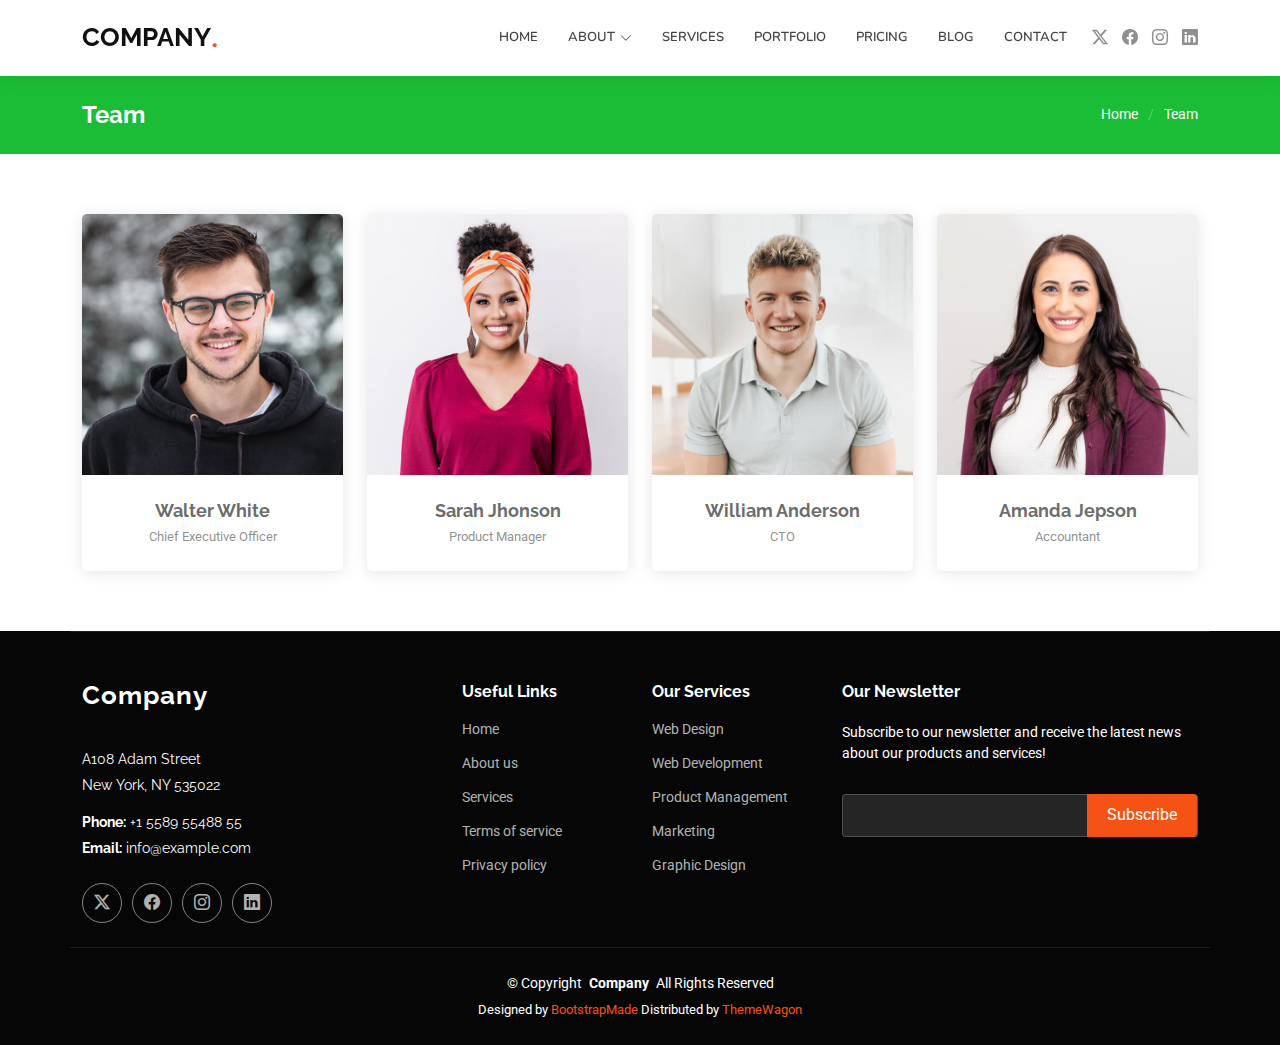
<file: team.html>
<!DOCTYPE html>
<html lang="en">

<head>
  <meta charset="utf-8">
  <meta content="width=device-width, initial-scale=1.0" name="viewport">
  <title>Team - Company Bootstrap Template</title>
  <meta name="description" content="">
  <meta name="keywords" content="">

  <!-- Favicons -->
  <link href="assets/img/favicon.png" rel="icon">
  <link href="assets/img/apple-touch-icon.png" rel="apple-touch-icon">

  <!-- Fonts -->
  <link href="https://fonts.googleapis.com" rel="preconnect">
  <link href="https://fonts.gstatic.com" rel="preconnect" crossorigin>
  <link href="https://fonts.googleapis.com/css2?family=Roboto:ital,wght@0,100;0,300;0,400;0,500;0,700;0,900;1,100;1,300;1,400;1,500;1,700;1,900&family=Raleway:ital,wght@0,100;0,200;0,300;0,400;0,500;0,600;0,700;0,800;0,900;1,100;1,200;1,300;1,400;1,500;1,600;1,700;1,800;1,900&family=Nunito:ital,wght@0,200;0,300;0,400;0,500;0,600;0,700;0,800;0,900;1,200;1,300;1,400;1,500;1,600;1,700;1,800;1,900&display=swap" rel="stylesheet">

  <!-- Vendor CSS Files -->
  <link href="assets/vendor/bootstrap/css/bootstrap.min.css" rel="stylesheet">
  <link href="assets/vendor/bootstrap-icons/bootstrap-icons.css" rel="stylesheet">
  <link href="assets/vendor/aos/aos.css" rel="stylesheet">
  <link href="assets/vendor/glightbox/css/glightbox.min.css" rel="stylesheet">
  <link href="assets/vendor/swiper/swiper-bundle.min.css" rel="stylesheet">

  <!-- Main CSS File -->
  <link href="assets/css/main.css" rel="stylesheet">

  <!-- =======================================================
  * Template Name: Company
  * Template URL: https://bootstrapmade.com/company-free-html-bootstrap-template/
  * Updated: Aug 07 2024 with Bootstrap v5.3.3
  * Author: BootstrapMade.com
  * License: https://bootstrapmade.com/license/
  ======================================================== -->
</head>

<body class="team-page">

  <header id="header" class="header d-flex align-items-center sticky-top">
    <div class="container position-relative d-flex align-items-center">

      <a href="index.html" class="logo d-flex align-items-center me-auto">
        <!-- Uncomment the line below if you also wish to use an image logo -->
        <!-- <img src="assets/img/logo.png" alt=""> -->
        <h1 class="sitename">Company</h1><span>.</span>
      </a>

      <nav id="navmenu" class="navmenu">
        <ul>
          <li><a href="#hero">Home</a></li>
          <li class="dropdown"><a href="about.html"><span>About</span> <i class="bi bi-chevron-down toggle-dropdown"></i></a>
            <ul>
              <li><a href="team.html" class="active">Team</a></li>
              <li><a href="testimonials.html">Testimonials</a></li>
              <li class="dropdown"><a href="#"><span>Deep Dropdown</span> <i class="bi bi-chevron-down toggle-dropdown"></i></a>
                <ul>
                  <li><a href="#">Deep Dropdown 1</a></li>
                  <li><a href="#">Deep Dropdown 2</a></li>
                  <li><a href="#">Deep Dropdown 3</a></li>
                  <li><a href="#">Deep Dropdown 4</a></li>
                  <li><a href="#">Deep Dropdown 5</a></li>
                </ul>
              </li>
            </ul>
          </li>
          <li><a href="services.html">Services</a></li>
          <li><a href="portfolio.html">Portfolio</a></li>
          <li><a href="pricing.html">Pricing</a></li>
          <li><a href="blog.html">Blog</a></li>
          <li><a href="contact.html">Contact</a></li>
        </ul>
        <i class="mobile-nav-toggle d-xl-none bi bi-list"></i>
      </nav>

      <div class="header-social-links">
        <a href="#" class="twitter"><i class="bi bi-twitter-x"></i></a>
        <a href="#" class="facebook"><i class="bi bi-facebook"></i></a>
        <a href="#" class="instagram"><i class="bi bi-instagram"></i></a>
        <a href="#" class="linkedin"><i class="bi bi-linkedin"></i></a>
      </div>

    </div>
  </header>

  <main class="main">

    <!-- Page Title -->
    <div class="page-title accent-background">
      <div class="container d-lg-flex justify-content-between align-items-center">
        <h1 class="mb-2 mb-lg-0">Team</h1>
        <nav class="breadcrumbs">
          <ol>
            <li><a href="index.html">Home</a></li>
            <li class="current">Team</li>
          </ol>
        </nav>
      </div>
    </div><!-- End Page Title -->

    <!-- Team Section -->
    <section id="team" class="team section">

      <div class="container">

        <div class="row gy-4">

          <div class="col-lg-3 col-md-6 d-flex align-items-stretch" data-aos="fade-up" data-aos-delay="100">
            <div class="team-member">
              <div class="member-img">
                <img src="assets/img/team/team-1.jpg" class="img-fluid" alt="">
                <div class="social">
                  <a href=""><i class="bi bi-twitter-x"></i></a>
                  <a href=""><i class="bi bi-facebook"></i></a>
                  <a href=""><i class="bi bi-instagram"></i></a>
                  <a href=""><i class="bi bi-linkedin"></i></a>
                </div>
              </div>
              <div class="member-info">
                <h4>Walter White</h4>
                <span>Chief Executive Officer</span>
              </div>
            </div>
          </div><!-- End Team Member -->

          <div class="col-lg-3 col-md-6 d-flex align-items-stretch" data-aos="fade-up" data-aos-delay="200">
            <div class="team-member">
              <div class="member-img">
                <img src="assets/img/team/team-2.jpg" class="img-fluid" alt="">
                <div class="social">
                  <a href=""><i class="bi bi-twitter-x"></i></a>
                  <a href=""><i class="bi bi-facebook"></i></a>
                  <a href=""><i class="bi bi-instagram"></i></a>
                  <a href=""><i class="bi bi-linkedin"></i></a>
                </div>
              </div>
              <div class="member-info">
                <h4>Sarah Jhonson</h4>
                <span>Product Manager</span>
              </div>
            </div>
          </div><!-- End Team Member -->

          <div class="col-lg-3 col-md-6 d-flex align-items-stretch" data-aos="fade-up" data-aos-delay="300">
            <div class="team-member">
              <div class="member-img">
                <img src="assets/img/team/team-3.jpg" class="img-fluid" alt="">
                <div class="social">
                  <a href=""><i class="bi bi-twitter-x"></i></a>
                  <a href=""><i class="bi bi-facebook"></i></a>
                  <a href=""><i class="bi bi-instagram"></i></a>
                  <a href=""><i class="bi bi-linkedin"></i></a>
                </div>
              </div>
              <div class="member-info">
                <h4>William Anderson</h4>
                <span>CTO</span>
              </div>
            </div>
          </div><!-- End Team Member -->

          <div class="col-lg-3 col-md-6 d-flex align-items-stretch" data-aos="fade-up" data-aos-delay="400">
            <div class="team-member">
              <div class="member-img">
                <img src="assets/img/team/team-4.jpg" class="img-fluid" alt="">
                <div class="social">
                  <a href=""><i class="bi bi-twitter-x"></i></a>
                  <a href=""><i class="bi bi-facebook"></i></a>
                  <a href=""><i class="bi bi-instagram"></i></a>
                  <a href=""><i class="bi bi-linkedin"></i></a>
                </div>
              </div>
              <div class="member-info">
                <h4>Amanda Jepson</h4>
                <span>Accountant</span>
              </div>
            </div>
          </div><!-- End Team Member -->

        </div>

      </div>

    </section><!-- /Team Section -->

  </main>

  <footer id="footer" class="footer dark-background">

    <div class="container footer-top">
      <div class="row gy-4">
        <div class="col-lg-4 col-md-6 footer-about">
          <a href="index.html" class="logo d-flex align-items-center">
            <span class="sitename">Company</span>
          </a>
          <div class="footer-contact pt-3">
            <p>A108 Adam Street</p>
            <p>New York, NY 535022</p>
            <p class="mt-3"><strong>Phone:</strong> <span>+1 5589 55488 55</span></p>
            <p><strong>Email:</strong> <span>info@example.com</span></p>
          </div>
          <div class="social-links d-flex mt-4">
            <a href=""><i class="bi bi-twitter-x"></i></a>
            <a href=""><i class="bi bi-facebook"></i></a>
            <a href=""><i class="bi bi-instagram"></i></a>
            <a href=""><i class="bi bi-linkedin"></i></a>
          </div>
        </div>

        <div class="col-lg-2 col-md-3 footer-links">
          <h4>Useful Links</h4>
          <ul>
            <li><a href="#">Home</a></li>
            <li><a href="#">About us</a></li>
            <li><a href="#">Services</a></li>
            <li><a href="#">Terms of service</a></li>
            <li><a href="#">Privacy policy</a></li>
          </ul>
        </div>

        <div class="col-lg-2 col-md-3 footer-links">
          <h4>Our Services</h4>
          <ul>
            <li><a href="#">Web Design</a></li>
            <li><a href="#">Web Development</a></li>
            <li><a href="#">Product Management</a></li>
            <li><a href="#">Marketing</a></li>
            <li><a href="#">Graphic Design</a></li>
          </ul>
        </div>

        <div class="col-lg-4 col-md-12 footer-newsletter">
          <h4>Our Newsletter</h4>
          <p>Subscribe to our newsletter and receive the latest news about our products and services!</p>
          <form action="forms/newsletter.php" method="post" class="php-email-form">
            <div class="newsletter-form"><input type="email" name="email"><input type="submit" value="Subscribe"></div>
            <div class="loading">Loading</div>
            <div class="error-message"></div>
            <div class="sent-message">Your subscription request has been sent. Thank you!</div>
          </form>
        </div>

      </div>
    </div>

    <div class="container copyright text-center mt-4">
      <p>© <span>Copyright</span> <strong class="px-1 sitename">Company</strong> <span>All Rights Reserved</span></p>
      <div class="credits">
        <!-- All the links in the footer should remain intact. -->
        <!-- You can delete the links only if you've purchased the pro version. -->
        <!-- Licensing information: https://bootstrapmade.com/license/ -->
        <!-- Purchase the pro version with working PHP/AJAX contact form: [buy-url] -->
        Designed by <a href="https://bootstrapmade.com/">BootstrapMade</a> Distributed by <a href=“https://themewagon.com>ThemeWagon
      </div>
    </div>

  </footer>

  <!-- Scroll Top -->
  <a href="#" id="scroll-top" class="scroll-top d-flex align-items-center justify-content-center"><i class="bi bi-arrow-up-short"></i></a>

  <!-- Preloader -->
  <div id="preloader"></div>

  <!-- Vendor JS Files -->
  <script src="assets/vendor/bootstrap/js/bootstrap.bundle.min.js"></script>
  <script src="assets/vendor/php-email-form/validate.js"></script>
  <script src="assets/vendor/aos/aos.js"></script>
  <script src="assets/vendor/glightbox/js/glightbox.min.js"></script>
  <script src="assets/vendor/imagesloaded/imagesloaded.pkgd.min.js"></script>
  <script src="assets/vendor/isotope-layout/isotope.pkgd.min.js"></script>
  <script src="assets/vendor/waypoints/noframework.waypoints.js"></script>
  <script src="assets/vendor/swiper/swiper-bundle.min.js"></script>

  <!-- Main JS File -->
  <script src="assets/js/main.js"></script>

</body>

</html>
</file>
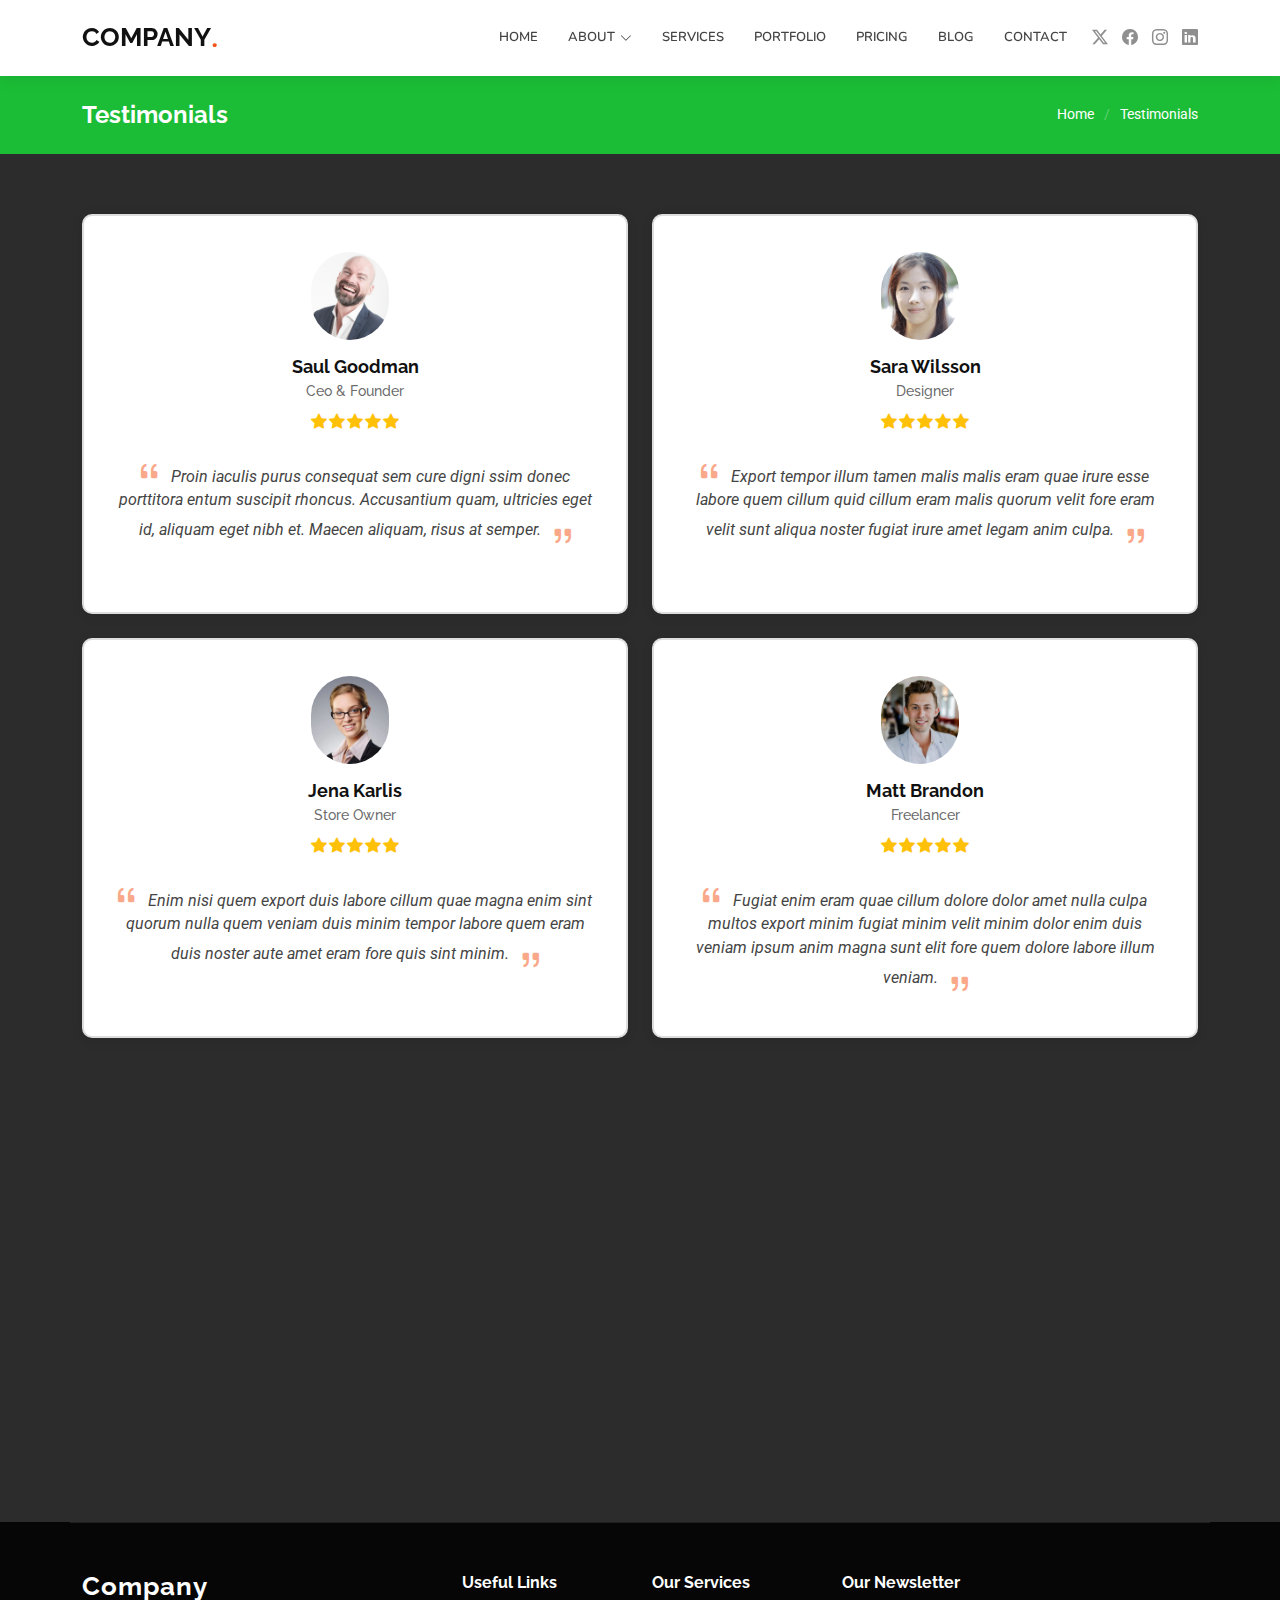
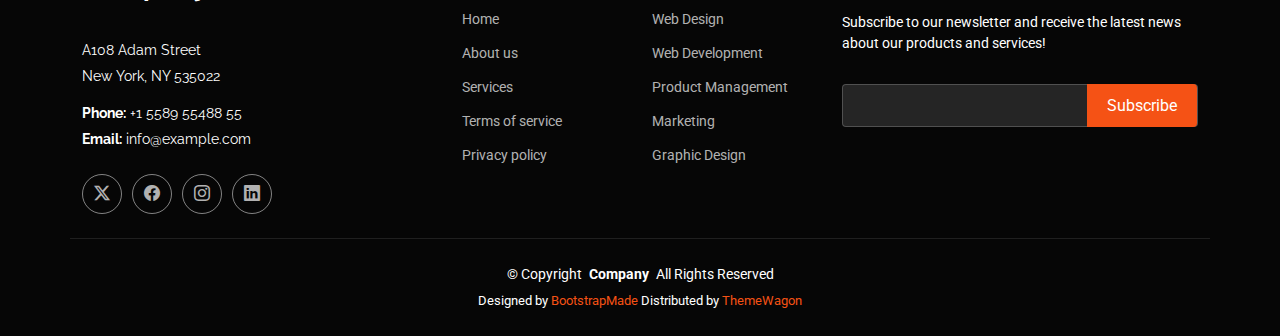
<file: testimonials.html>
<!DOCTYPE html>
<html lang="en">

<head>
  <meta charset="utf-8">
  <meta content="width=device-width, initial-scale=1.0" name="viewport">
  <title>Testimonials - Company Bootstrap Template</title>
  <meta name="description" content="">
  <meta name="keywords" content="">

  <!-- Favicons -->
  <link href="assets/img/favicon.png" rel="icon">
  <link href="assets/img/apple-touch-icon.png" rel="apple-touch-icon">

  <!-- Fonts -->
  <link href="https://fonts.googleapis.com" rel="preconnect">
  <link href="https://fonts.gstatic.com" rel="preconnect" crossorigin>
  <link href="https://fonts.googleapis.com/css2?family=Roboto:ital,wght@0,100;0,300;0,400;0,500;0,700;0,900;1,100;1,300;1,400;1,500;1,700;1,900&family=Raleway:ital,wght@0,100;0,200;0,300;0,400;0,500;0,600;0,700;0,800;0,900;1,100;1,200;1,300;1,400;1,500;1,600;1,700;1,800;1,900&family=Nunito:ital,wght@0,200;0,300;0,400;0,500;0,600;0,700;0,800;0,900;1,200;1,300;1,400;1,500;1,600;1,700;1,800;1,900&display=swap" rel="stylesheet">

  <!-- Vendor CSS Files -->
  <link href="assets/vendor/bootstrap/css/bootstrap.min.css" rel="stylesheet">
  <link href="assets/vendor/bootstrap-icons/bootstrap-icons.css" rel="stylesheet">
  <link href="assets/vendor/aos/aos.css" rel="stylesheet">
  <link href="assets/vendor/glightbox/css/glightbox.min.css" rel="stylesheet">
  <link href="assets/vendor/swiper/swiper-bundle.min.css" rel="stylesheet">

  <!-- Main CSS File -->
  <link href="assets/css/main.css" rel="stylesheet">

  <!-- =======================================================
  * Template Name: Company
  * Template URL: https://bootstrapmade.com/company-free-html-bootstrap-template/
  * Updated: Aug 07 2024 with Bootstrap v5.3.3
  * Author: BootstrapMade.com
  * License: https://bootstrapmade.com/license/
  ======================================================== -->
</head>

<body class="testimonials-page">

  <header id="header" class="header d-flex align-items-center sticky-top">
    <div class="container position-relative d-flex align-items-center">

      <a href="index.html" class="logo d-flex align-items-center me-auto">
        <!-- Uncomment the line below if you also wish to use an image logo -->
        <!-- <img src="assets/img/logo.png" alt=""> -->
        <h1 class="sitename">Company</h1><span>.</span>
      </a>

      <nav id="navmenu" class="navmenu">
        <ul>
          <li><a href="#hero">Home</a></li>
          <li class="dropdown"><a href="about.html"><span>About</span> <i class="bi bi-chevron-down toggle-dropdown"></i></a>
            <ul>
              <li><a href="team.html">Team</a></li>
              <li><a href="testimonials.html" class="active">Testimonials</a></li>
              <li class="dropdown"><a href="#"><span>Deep Dropdown</span> <i class="bi bi-chevron-down toggle-dropdown"></i></a>
                <ul>
                  <li><a href="#">Deep Dropdown 1</a></li>
                  <li><a href="#">Deep Dropdown 2</a></li>
                  <li><a href="#">Deep Dropdown 3</a></li>
                  <li><a href="#">Deep Dropdown 4</a></li>
                  <li><a href="#">Deep Dropdown 5</a></li>
                </ul>
              </li>
            </ul>
          </li>
          <li><a href="services.html">Services</a></li>
          <li><a href="portfolio.html">Portfolio</a></li>
          <li><a href="pricing.html">Pricing</a></li>
          <li><a href="blog.html">Blog</a></li>
          <li><a href="contact.html">Contact</a></li>
        </ul>
        <i class="mobile-nav-toggle d-xl-none bi bi-list"></i>
      </nav>

      <div class="header-social-links">
        <a href="#" class="twitter"><i class="bi bi-twitter-x"></i></a>
        <a href="#" class="facebook"><i class="bi bi-facebook"></i></a>
        <a href="#" class="instagram"><i class="bi bi-instagram"></i></a>
        <a href="#" class="linkedin"><i class="bi bi-linkedin"></i></a>
      </div>

    </div>
  </header>

  <main class="main">

    <!-- Page Title -->
    <div class="page-title accent-background">
      <div class="container d-lg-flex justify-content-between align-items-center">
        <h1 class="mb-2 mb-lg-0">Testimonials</h1>
        <nav class="breadcrumbs">
          <ol>
            <li><a href="index.html">Home</a></li>
            <li class="current">Testimonials</li>
          </ol>
        </nav>
      </div>
    </div><!-- End Page Title -->

    <!-- Testimonials Section -->
    <section id="testimonials" class="testimonials section">

      <div class="container">

        <div class="row gy-4">

          <div class="col-lg-6" data-aos="fade-up" data-aos-delay="100">
            <div class="testimonial-item">
              <img src="assets/img/testimonials/testimonials-1.jpg" class="testimonial-img" alt="">
              <h3>Saul Goodman</h3>
              <h4>Ceo &amp; Founder</h4>
              <div class="stars">
                <i class="bi bi-star-fill"></i><i class="bi bi-star-fill"></i><i class="bi bi-star-fill"></i><i class="bi bi-star-fill"></i><i class="bi bi-star-fill"></i>
              </div>
              <p>
                <i class="bi bi-quote quote-icon-left"></i>
                <span>Proin iaculis purus consequat sem cure digni ssim donec porttitora entum suscipit rhoncus. Accusantium quam, ultricies eget id, aliquam eget nibh et. Maecen aliquam, risus at semper.</span>
                <i class="bi bi-quote quote-icon-right"></i>
              </p>
            </div>
          </div><!-- End testimonial item -->

          <div class="col-lg-6" data-aos="fade-up" data-aos-delay="200">
            <div class="testimonial-item">
              <img src="assets/img/testimonials/testimonials-2.jpg" class="testimonial-img" alt="">
              <h3>Sara Wilsson</h3>
              <h4>Designer</h4>
              <div class="stars">
                <i class="bi bi-star-fill"></i><i class="bi bi-star-fill"></i><i class="bi bi-star-fill"></i><i class="bi bi-star-fill"></i><i class="bi bi-star-fill"></i>
              </div>
              <p>
                <i class="bi bi-quote quote-icon-left"></i>
                <span>Export tempor illum tamen malis malis eram quae irure esse labore quem cillum quid cillum eram malis quorum velit fore eram velit sunt aliqua noster fugiat irure amet legam anim culpa.</span>
                <i class="bi bi-quote quote-icon-right"></i>
              </p>
            </div>
          </div><!-- End testimonial item -->

          <div class="col-lg-6" data-aos="fade-up" data-aos-delay="300">
            <div class="testimonial-item">
              <img src="assets/img/testimonials/testimonials-3.jpg" class="testimonial-img" alt="">
              <h3>Jena Karlis</h3>
              <h4>Store Owner</h4>
              <div class="stars">
                <i class="bi bi-star-fill"></i><i class="bi bi-star-fill"></i><i class="bi bi-star-fill"></i><i class="bi bi-star-fill"></i><i class="bi bi-star-fill"></i>
              </div>
              <p>
                <i class="bi bi-quote quote-icon-left"></i>
                <span>Enim nisi quem export duis labore cillum quae magna enim sint quorum nulla quem veniam duis minim tempor labore quem eram duis noster aute amet eram fore quis sint minim.</span>
                <i class="bi bi-quote quote-icon-right"></i>
              </p>
            </div>
          </div><!-- End testimonial item -->

          <div class="col-lg-6" data-aos="fade-up" data-aos-delay="400">
            <div class="testimonial-item">
              <img src="assets/img/testimonials/testimonials-4.jpg" class="testimonial-img" alt="">
              <h3>Matt Brandon</h3>
              <h4>Freelancer</h4>
              <div class="stars">
                <i class="bi bi-star-fill"></i><i class="bi bi-star-fill"></i><i class="bi bi-star-fill"></i><i class="bi bi-star-fill"></i><i class="bi bi-star-fill"></i>
              </div>
              <p>
                <i class="bi bi-quote quote-icon-left"></i>
                <span>Fugiat enim eram quae cillum dolore dolor amet nulla culpa multos export minim fugiat minim velit minim dolor enim duis veniam ipsum anim magna sunt elit fore quem dolore labore illum veniam.</span>
                <i class="bi bi-quote quote-icon-right"></i>
              </p>
            </div>
          </div><!-- End testimonial item -->

          <div class="col-lg-6" data-aos="fade-up" data-aos-delay="500">
            <div class="testimonial-item">
              <img src="assets/img/testimonials/testimonials-5.jpg" class="testimonial-img" alt="">
              <h3>John Larson</h3>
              <h4>Entrepreneur</h4>
              <div class="stars">
                <i class="bi bi-star-fill"></i><i class="bi bi-star-fill"></i><i class="bi bi-star-fill"></i><i class="bi bi-star-fill"></i><i class="bi bi-star-fill"></i>
              </div>
              <p>
                <i class="bi bi-quote quote-icon-left"></i>
                <span>Quis quorum aliqua sint quem legam fore sunt eram irure aliqua veniam tempor noster veniam enim culpa labore duis sunt culpa nulla illum cillum fugiat legam esse veniam culpa fore nisi cillum quid.</span>
                <i class="bi bi-quote quote-icon-right"></i>
              </p>
            </div>
          </div><!-- End testimonial item -->

          <div class="col-lg-6" data-aos="fade-up" data-aos-delay="600">
            <div class="testimonial-item">
              <img src="assets/img/testimonials/testimonials-6.jpg" class="testimonial-img" alt="">
              <h3>Emily Harison</h3>
              <h4>Store Owner</h4>
              <div class="stars">
                <i class="bi bi-star-fill"></i><i class="bi bi-star-fill"></i><i class="bi bi-star-fill"></i><i class="bi bi-star-fill"></i><i class="bi bi-star-fill"></i>
              </div>
              <p>
                <i class="bi bi-quote quote-icon-left"></i>
                <span>Eius ipsam praesentium dolor quaerat inventore rerum odio. Quos laudantium adipisci eius. Accusamus qui iste cupiditate sed temporibus est aspernatur. Sequi officiis ea et quia quidem.</span>
                <i class="bi bi-quote quote-icon-right"></i>
              </p>
            </div>
          </div><!-- End testimonial item -->

        </div>

      </div>

    </section><!-- /Testimonials Section -->

  </main>

  <footer id="footer" class="footer dark-background">

    <div class="container footer-top">
      <div class="row gy-4">
        <div class="col-lg-4 col-md-6 footer-about">
          <a href="index.html" class="logo d-flex align-items-center">
            <span class="sitename">Company</span>
          </a>
          <div class="footer-contact pt-3">
            <p>A108 Adam Street</p>
            <p>New York, NY 535022</p>
            <p class="mt-3"><strong>Phone:</strong> <span>+1 5589 55488 55</span></p>
            <p><strong>Email:</strong> <span>info@example.com</span></p>
          </div>
          <div class="social-links d-flex mt-4">
            <a href=""><i class="bi bi-twitter-x"></i></a>
            <a href=""><i class="bi bi-facebook"></i></a>
            <a href=""><i class="bi bi-instagram"></i></a>
            <a href=""><i class="bi bi-linkedin"></i></a>
          </div>
        </div>

        <div class="col-lg-2 col-md-3 footer-links">
          <h4>Useful Links</h4>
          <ul>
            <li><a href="#">Home</a></li>
            <li><a href="#">About us</a></li>
            <li><a href="#">Services</a></li>
            <li><a href="#">Terms of service</a></li>
            <li><a href="#">Privacy policy</a></li>
          </ul>
        </div>

        <div class="col-lg-2 col-md-3 footer-links">
          <h4>Our Services</h4>
          <ul>
            <li><a href="#">Web Design</a></li>
            <li><a href="#">Web Development</a></li>
            <li><a href="#">Product Management</a></li>
            <li><a href="#">Marketing</a></li>
            <li><a href="#">Graphic Design</a></li>
          </ul>
        </div>

        <div class="col-lg-4 col-md-12 footer-newsletter">
          <h4>Our Newsletter</h4>
          <p>Subscribe to our newsletter and receive the latest news about our products and services!</p>
          <form action="forms/newsletter.php" method="post" class="php-email-form">
            <div class="newsletter-form"><input type="email" name="email"><input type="submit" value="Subscribe"></div>
            <div class="loading">Loading</div>
            <div class="error-message"></div>
            <div class="sent-message">Your subscription request has been sent. Thank you!</div>
          </form>
        </div>

      </div>
    </div>

    <div class="container copyright text-center mt-4">
      <p>© <span>Copyright</span> <strong class="px-1 sitename">Company</strong> <span>All Rights Reserved</span></p>
      <div class="credits">
        <!-- All the links in the footer should remain intact. -->
        <!-- You can delete the links only if you've purchased the pro version. -->
        <!-- Licensing information: https://bootstrapmade.com/license/ -->
        <!-- Purchase the pro version with working PHP/AJAX contact form: [buy-url] -->
        Designed by <a href="https://bootstrapmade.com/">BootstrapMade</a> Distributed by <a href=“https://themewagon.com>ThemeWagon
      </div>
    </div>

  </footer>

  <!-- Scroll Top -->
  <a href="#" id="scroll-top" class="scroll-top d-flex align-items-center justify-content-center"><i class="bi bi-arrow-up-short"></i></a>

  <!-- Preloader -->
  <div id="preloader"></div>

  <!-- Vendor JS Files -->
  <script src="assets/vendor/bootstrap/js/bootstrap.bundle.min.js"></script>
  <script src="assets/vendor/php-email-form/validate.js"></script>
  <script src="assets/vendor/aos/aos.js"></script>
  <script src="assets/vendor/glightbox/js/glightbox.min.js"></script>
  <script src="assets/vendor/imagesloaded/imagesloaded.pkgd.min.js"></script>
  <script src="assets/vendor/isotope-layout/isotope.pkgd.min.js"></script>
  <script src="assets/vendor/waypoints/noframework.waypoints.js"></script>
  <script src="assets/vendor/swiper/swiper-bundle.min.js"></script>

  <!-- Main JS File -->
  <script src="assets/js/main.js"></script>

</body>

</html>
</file>
<file: assets/css/main.css>
/**
* Template Name: Company
* Template URL: https://bootstrapmade.com/company-free-html-bootstrap-template/
* Updated: Aug 07 2024 with Bootstrap v5.3.3
* Author: BootstrapMade.com
* License: https://bootstrapmade.com/license/
*/

/*--------------------------------------------------------------
# Font & Color Variables
# Help: https://bootstrapmade.com/color-system/
--------------------------------------------------------------*/
/* Fonts */
:root {
  --default-font: "Roboto",  system-ui, -apple-system, "Segoe UI", Roboto, "Helvetica Neue", Arial, "Noto Sans", "Liberation Sans", sans-serif, "Apple Color Emoji", "Segoe UI Emoji", "Segoe UI Symbol", "Noto Color Emoji";
  --heading-font: "Raleway",  sans-serif;
  --nav-font: "Nunito",  sans-serif;
}

/* Global Colors - The following color variables are used throughout the website. Updating them here will change the color scheme of the entire website */
:root { 
  --background-color: #ffffff; /* Background color for the entire website, including individual sections */
  --default-color: #444444; /* Default color used for the majority of the text content across the entire website */
  --heading-color: #111111; /* Color for headings, subheadings and title throughout the website */
  --accent-color: #f55215; /* Accent color that represents your brand on the website. It's used for buttons, links, and other elements that need to stand out */
  --surface-color: #ffffff; /* The surface color is used as a background of boxed elements within sections, such as cards, icon boxes, or other elements that require a visual separation from the global background. */
  --contrast-color: #ffffff; /* Contrast color for text, ensuring readability against backgrounds of accent, heading, or default colors. */
}

/* Nav Menu Colors - The following color variables are used specifically for the navigation menu. They are separate from the global colors to allow for more customization options */
:root {
  --nav-color: #444444;  /* The default color of the main navmenu links */
  --nav-hover-color: #1bbd36; /* Applied to main navmenu links when they are hovered over or active */
  --nav-mobile-background-color: #ffffff; /* Used as the background color for mobile navigation menu */
  --nav-dropdown-background-color: #ffffff; /* Used as the background color for dropdown items that appear when hovering over primary navigation items */
  --nav-dropdown-color: #444444; /* Used for navigation links of the dropdown items in the navigation menu. */
  --nav-dropdown-hover-color: #1bbd36; /* Similar to --nav-hover-color, this color is applied to dropdown navigation links when they are hovered over. */
}

/* Color Presets - These classes override global colors when applied to any section or element, providing reuse of the sam color scheme. */

.light-background {
  --background-color: #f7f7f7;
  --surface-color: #ffffff;
}

.dark-background {
  --background-color: #060606;
  --default-color: #ffffff;
  --heading-color: #ffffff;
  --surface-color: #252525;
  --contrast-color: #ffffff;
}

.accent-background {
  --background-color: #1bbd36;
  --default-color: #ffffff;
  --heading-color: #ffffff;
  --accent-color: #ffffff;
  --surface-color: #2ae149;
  --contrast-color: #ffffff;
}

/* Smooth scroll */
:root {
  scroll-behavior: smooth;
}

/*--------------------------------------------------------------
# General Styling & Shared Classes
--------------------------------------------------------------*/
body {
  color: var(--default-color);
  background-color: var(--background-color);
  font-family: var(--default-font);
}

a {
  color: var(--accent-color);
  text-decoration: none;
  transition: 0.3s;
}

a:hover {
  color: color-mix(in srgb, var(--accent-color), transparent 25%);
  text-decoration: none;
}

h1,
h2,
h3,
h4,
h5,
h6 {
  color: var(--heading-color);
  font-family: var(--heading-font);
}

/* PHP Email Form Messages
------------------------------*/
.php-email-form .error-message {
  display: none;
  background: #df1529;
  color: #ffffff;
  text-align: left;
  padding: 15px;
  margin-bottom: 24px;
  font-weight: 600;
}

.php-email-form .sent-message {
  display: none;
  color: #ffffff;
  background: #059652;
  text-align: center;
  padding: 15px;
  margin-bottom: 24px;
  font-weight: 600;
}

.php-email-form .loading {
  display: none;
  background: var(--surface-color);
  text-align: center;
  padding: 15px;
  margin-bottom: 24px;
}

.php-email-form .loading:before {
  content: "";
  display: inline-block;
  border-radius: 50%;
  width: 24px;
  height: 24px;
  margin: 0 10px -6px 0;
  border: 3px solid var(--accent-color);
  border-top-color: var(--surface-color);
  animation: php-email-form-loading 1s linear infinite;
}

@keyframes php-email-form-loading {
  0% {
    transform: rotate(0deg);
  }

  100% {
    transform: rotate(360deg);
  }
}

/*--------------------------------------------------------------
# Global Header
--------------------------------------------------------------*/
.header {
  color: var(--default-color);
  background-color: var(--background-color);
  padding: 10px 0;
  transition: all 0.5s;
  z-index: 997;
  box-shadow: 0px 0 18px rgba(0, 0, 0, 0.1);
}

.header .logo {
  line-height: 1;
}

.header .logo img {
  width: auto;
  height: 60px;
  margin-right: 8px;
}

.header .logo h1 {
  font-size: 26px;
  margin: 0;
  font-weight: 700;
  text-transform: uppercase;
  color: var(--heading-color);
}

.header .logo span {
  color: var(--accent-color);
  font-size: 26px;
  font-weight: 700;
}

.header .header-social-links {
  padding: 0 0 0 15px;
}

.header .header-social-links a {
  color: color-mix(in srgb, var(--default-color), transparent 40%);
  padding-left: 10px;
  display: inline-block;
  transition: 0.3s;
  font-size: 16px;
}

.header .header-social-links a:hover {
  color: var(--accent-color);
}

.header .header-social-links a i {
  line-height: 0px;
}

@media (max-width: 1200px) {
  .header .logo {
    order: 1;
  }

  .header .logo h1 {
    font-size: 24px;
  }

  .header .header-social-links {
    order: 2;
    padding: 0 15px 0 0;
  }

  .header .navmenu {
    order: 3;
  }
}

.about .more-about-me {
  border: 1px solid;
  border-radius: 5px;
  padding: 10px;
}

.about .more-about-me:hover {
  background-color: #f55215;
  color: white;
}


/*--------------------------------------------------------------
# Navigation Menu
--------------------------------------------------------------*/
/* Navmenu - Desktop */
@media (min-width: 1200px) {
  .navmenu {
    padding: 0;
  }

  .navmenu ul {
    margin: 0;
    padding: 0;
    display: flex;
    list-style: none;
    align-items: center;
  }

  .navmenu li {
    position: relative;
  }

  .navmenu a,
  .navmenu a:focus {
    color: var(--nav-color);
    padding: 18px 15px;
    font-size: 13px;
    font-family: var(--nav-font);
    text-transform: uppercase;
    font-weight: 600;
    display: flex;
    align-items: center;
    justify-content: space-between;
    white-space: nowrap;
    transition: 0.3s;
  }

  .navmenu a i,
  .navmenu a:focus i {
    font-size: 12px;
    line-height: 0;
    margin-left: 5px;
    transition: 0.3s;
  }

  .navmenu li:last-child a {
    padding-right: 0;
  }

  .navmenu li:hover>a,
  .navmenu .active,
  .navmenu .active:focus {
    color: #f55215;
  }

  .navmenu .dropdown ul {
    margin: 0;
    padding: 10px 0;
    background: var(--nav-dropdown-background-color);
    display: block;
    position: absolute;
    visibility: hidden;
    left: 14px;
    top: 130%;
    opacity: 0;
    transition: 0.3s;
    border-radius: 4px;
    z-index: 99;
    box-shadow: 0px 0px 30px rgba(0, 0, 0, 0.1);
  }

  .navmenu .dropdown ul li {
    min-width: 200px;
  }

  .navmenu .dropdown ul a {
    padding: 10px 20px;
    font-size: 15px;
    text-transform: none;
    color: var(--nav-dropdown-color);
  }

  .navmenu .dropdown ul a i {
    font-size: 12px;
  }

  .navmenu .dropdown ul a:hover,
  .navmenu .dropdown ul .active:hover,
  .navmenu .dropdown ul li:hover>a {
    color: #f55215;
  }

  .navmenu .dropdown:hover>ul {
    opacity: 1;
    top: 100%;
    visibility: visible;
  }

  .navmenu .dropdown .dropdown ul {
    top: 0;
    left: -90%;
    visibility: hidden;
  }

  .navmenu .dropdown .dropdown:hover>ul {
    opacity: 1;
    top: 0;
    left: -100%;
    visibility: visible;
  }
}

/* Navmenu - Mobile */
@media (max-width: 1199px) {
  .mobile-nav-toggle {
    color: var(--nav-color);
    font-size: 28px;
    line-height: 0;
    margin-right: 10px;
    cursor: pointer;
    transition: color 0.3s;
  }

  .navmenu {
    padding: 0;
    z-index: 9997;
  }

  .navmenu ul {
    display: none;
    list-style: none;
    position: absolute;
    inset: 60px 20px 20px 20px;
    padding: 10px 0;
    margin: 0;
    border-radius: 6px;
    background-color: var(--nav-mobile-background-color);
    overflow-y: auto;
    transition: 0.3s;
    z-index: 9998;
    box-shadow: 0px 0px 30px rgba(0, 0, 0, 0.1);
  }

  .navmenu a,
  .navmenu a:focus {
    color: var(--nav-dropdown-color);
    padding: 10px 20px;
    font-family: var(--nav-font);
    font-size: 17px;
    font-weight: 500;
    display: flex;
    align-items: center;
    justify-content: space-between;
    white-space: nowrap;
    transition: 0.3s;
  }

  .navmenu a i,
  .navmenu a:focus i {
    font-size: 12px;
    line-height: 0;
    margin-left: 5px;
    width: 30px;
    height: 30px;
    display: flex;
    align-items: center;
    justify-content: center;
    border-radius: 50%;
    transition: 0.3s;
    background-color: color-mix(in srgb, var(--accent-color), transparent 90%);
  }

  .navmenu a i:hover,
  .navmenu a:focus i:hover {
    background-color: var(--accent-color);
    color: var(--contrast-color);
  }

  .navmenu a:hover,
  .navmenu .active,
  .navmenu .active:focus {
    color: var(--nav-dropdown-hover-color);
  }

  .navmenu .active i,
  .navmenu .active:focus i {
    background-color: var(--accent-color);
    color: var(--contrast-color);
    transform: rotate(180deg);
  }

  .navmenu .dropdown ul {
    position: static;
    display: none;
    z-index: 99;
    padding: 10px 0;
    margin: 10px 20px;
    background-color: var(--nav-dropdown-background-color);
    border: 1px solid color-mix(in srgb, var(--default-color), transparent 90%);
    box-shadow: none;
    transition: all 0.5s ease-in-out;
  }

  .navmenu .dropdown ul ul {
    background-color: rgba(33, 37, 41, 0.1);
  }

  .navmenu .dropdown>.dropdown-active {
    display: block;
    background-color: rgba(33, 37, 41, 0.03);
  }

  .mobile-nav-active {
    overflow: hidden;
  }

  .mobile-nav-active .mobile-nav-toggle {
    color: #fff;
    position: absolute;
    font-size: 32px;
    top: 15px;
    right: 15px;
    margin-right: 0;
    z-index: 9999;
  }

  .mobile-nav-active .navmenu {
    position: fixed;
    overflow: hidden;
    inset: 0;
    background: rgba(33, 37, 41, 0.8);
    transition: 0.3s;
  }

  .mobile-nav-active .navmenu>ul {
    display: block;
  }
}

/*--------------------------------------------------------------
# Global Footer
--------------------------------------------------------------*/
.footer {
  color: var(--default-color);
  background-color: var(--background-color);
  font-size: 14px;
  position: relative;
}

.footer .footer-top {
  padding-top: 50px;
  border-top: 1px solid color-mix(in srgb, var(--default-color), transparent 90%);
}

.footer .footer-about .logo {
  line-height: 1;
  margin-bottom: 25px;
}

.footer .footer-about .logo img {
  max-height: 40px;
  margin-right: 6px;
}

.footer .footer-about .logo span {
  font-size: 26px;
  font-weight: 700;
  letter-spacing: 1px;
  font-family: var(--heading-font);
  color: var(--heading-color);
}

.footer .footer-about p {
  font-size: 14px;
  font-family: var(--heading-font);
}

.footer .social-links a {
  display: flex;
  align-items: center;
  justify-content: center;
  width: 40px;
  height: 40px;
  border-radius: 50%;
  border: 1px solid color-mix(in srgb, var(--default-color), transparent 50%);
  font-size: 16px;
  color: color-mix(in srgb, var(--default-color), transparent 30%);
  margin-right: 10px;
  transition: 0.3s;
}

.footer .social-links a:hover {
  color: var(--accent-color);
  border-color: var(--accent-color);
}

.footer h4 {
  font-size: 16px;
  font-weight: bold;
  position: relative;
  padding-bottom: 12px;
}

.footer .footer-links {
  margin-bottom: 30px;
}

.footer .footer-links ul {
  list-style: none;
  padding: 0;
  margin: 0;
}

.footer .footer-links ul i {
  padding-right: 2px;
  font-size: 12px;
  line-height: 0;
}

.footer .footer-links ul li {
  padding: 10px 0;
  display: flex;
  align-items: center;
}

.footer .footer-links ul li:first-child {
  padding-top: 0;
}

.footer .footer-links ul a {
  color: color-mix(in srgb, var(--default-color), transparent 30%);
  display: inline-block;
  line-height: 1;
}

.footer .footer-links ul a:hover {
  color: var(--accent-color);
}

.footer .footer-contact p {
  margin-bottom: 5px;
}

.footer .footer-newsletter .newsletter-form {
  margin-top: 30px;
  margin-bottom: 15px;
  padding: 6px 8px;
  position: relative;
  border-radius: 4px;
  border: 1px solid color-mix(in srgb, var(--default-color), transparent 80%);
  display: flex;
  background-color: var(--surface-color);
  transition: 0.3s;
}

.footer .footer-newsletter .newsletter-form:focus-within {
  border-color: var(--accent-color);
}

.footer .footer-newsletter .newsletter-form input[type=email] {
  border: 0;
  padding: 4px;
  width: 100%;
  background-color: var(--surface-color);
  color: var(--default-color);
}

.footer .footer-newsletter .newsletter-form input[type=email]:focus-visible {
  outline: none;
}

.footer .footer-newsletter .newsletter-form input[type=submit] {
  border: 0;
  font-size: 16px;
  padding: 0 20px;
  margin: -7px -8px -7px 0;
  background: var(--accent-color);
  color: var(--contrast-color);
  transition: 0.3s;
  border-radius: 0 4px 4px 0;
}

.footer .footer-newsletter .newsletter-form input[type=submit]:hover {
  background: color-mix(in srgb, var(--accent-color), transparent 20%);
}

.footer .copyright {
  padding: 25px 0;
  border-top: 1px solid color-mix(in srgb, var(--default-color), transparent 90%);
}

.footer .copyright p {
  margin-bottom: 0;
}

.footer .credits {
  margin-top: 6px;
  font-size: 13px;
}

/*--------------------------------------------------------------
# Preloader
--------------------------------------------------------------*/
#preloader {
  position: fixed;
  inset: 0;
  z-index: 999999;
  overflow: hidden;
  background: var(--background-color);
  transition: all 0.6s ease-out;
}

#preloader:before {
  content: "";
  position: fixed;
  top: calc(50% - 30px);
  left: calc(50% - 30px);
  border: 6px solid #ffffff;
  border-color: var(--accent-color) transparent var(--accent-color) transparent;
  border-radius: 50%;
  width: 60px;
  height: 60px;
  animation: animate-preloader 1.5s linear infinite;
}

@keyframes animate-preloader {
  0% {
    transform: rotate(0deg);
  }

  100% {
    transform: rotate(360deg);
  }
}

/*--------------------------------------------------------------
# Scroll Top Button
--------------------------------------------------------------*/
.scroll-top {
  position: fixed;
  visibility: hidden;
  opacity: 0;
  right: 15px;
  bottom: 15px;
  z-index: 99999;
  background-color: var(--accent-color);
  width: 40px;
  height: 40px;
  border-radius: 4px;
  transition: all 0.4s;
}

.scroll-top i {
  font-size: 24px;
  color: var(--contrast-color);
  line-height: 0;
}

.scroll-top:hover {
  background-color: color-mix(in srgb, var(--accent-color), transparent 20%);
  color: var(--contrast-color);
}

.scroll-top.active {
  visibility: visible;
  opacity: 1;
}

/*--------------------------------------------------------------
# Disable aos animation delay on mobile devices
--------------------------------------------------------------*/
@media screen and (max-width: 768px) {
  [data-aos-delay] {
    transition-delay: 0 !important;
  }
}

/*--------------------------------------------------------------
# Global Page Titles & Breadcrumbs
--------------------------------------------------------------*/
.page-title {
  color: var(--default-color);
  background-color: var(--background-color);
  padding: 25px 0;
  position: relative;
}

.page-title h1 {
  font-size: 24px;
  font-weight: 700;
}

.page-title .breadcrumbs ol {
  display: flex;
  flex-wrap: wrap;
  list-style: none;
  padding: 0;
  margin: 0;
  font-size: 14px;
  font-weight: 400;
}

.page-title .breadcrumbs ol li+li {
  padding-left: 10px;
}

.page-title .breadcrumbs ol li+li::before {
  content: "/";
  display: inline-block;
  padding-right: 10px;
  color: color-mix(in srgb, var(--default-color), transparent 70%);
}

/*--------------------------------------------------------------
# Global Sections
--------------------------------------------------------------*/
section,
.section {
  color: var(--default-color);
  background-color: var(--background-color);
  padding: 60px 0;
  scroll-margin-top: 100px;
  overflow: clip;
}

@media (max-width: 1199px) {

  section,
  .section {
    scroll-margin-top: 66px;
  }
}

/*--------------------------------------------------------------
# Global Section Titles
--------------------------------------------------------------*/
.section-title {
  text-align: center;
  padding-bottom: 30px;
  position: relative;
}

.section-title h2 {
  font-size: 32px;
  font-weight: 700;
  margin-bottom: 20px;
  text-transform: uppercase;
  padding-bottom: 20px;
  position: relative;
}

.section-title h2:after {
  content: "";
  position: absolute;
  display: block;
  width: 50px;
  height: 3px;
  background: var(--accent-color);
  left: 0;
  right: 0;
  bottom: 0;
  margin: auto;
}

.section-title p {
  margin-bottom: 0;
}

/*--------------------------------------------------------------
# Hero Section
--------------------------------------------------------------*/
.hero {
  padding: 0;
}

.hero .carousel {
  width: 100%;
  height: 100vh;
  max-height: calc(100vh - 75px);
  padding: 0;
  margin: 0;
  position: relative;
  overflow: hidden;
}

.hero .carousel-item {
  height: 100%;
  position: relative;
}

.hero img {
  position: absolute;
  top: 0;
  left: 0;
  display: block;
  width: 100%;
  height: 100%;
  object-fit: cover;
  z-index: 1;
}

/* Responsive mobile */
@media (max-width: 576px) {
  .hero {
    height: auto;
  }

  .hero .carousel {
    height: 35vh; /* Hoặc điều chỉnh 50vh tùy thiết kế */
  }

  .hero img {
    width: 100%;
    height: 100%;
    object-fit: cover;
  }
  
}


.hero .carousel-item {
  position: absolute;
  inset: 0;
  background-size: cover;
  background-position: center;
  background-repeat: no-repeat;
  display: flex;
  justify-content: center;
  align-items: flex-end;
}

.hero .container {
  background: color-mix(in srgb, var(--surface-color), transparent 40%);
  position: relative;
  text-align: center;
  padding-top: 30px;
  padding-bottom: 30px;
  margin-bottom: 50px;
  border-top: 4px solid var(--accent-color);
  z-index: 3;
}

@media (max-width: 1200px) {
  .hero .container {
    margin-left: 50px;
    margin-right: 50px;
  }
}

.hero h2 {
  margin-bottom: 20px;
  font-size: 36px;
  font-weight: 700;
}

@media (max-width: 768px) {
  .hero h2 {
    font-size: 30px;
  }
}

.hero .btn-get-started {
  font-weight: 500;
  font-size: 15px;
  letter-spacing: 1px;
  display: inline-block;
  padding: 8px 32px;
  transition: 0.5s;
  margin: 10px;
  border-radius: 4px;
  color: var(--contrast-color);
  border: 2px solid var(--accent-color);
}

.hero .btn-get-started:hover {
  background: var(--accent-color);
  color: var(--contrast-color);
}

.hero .carousel-control-prev {
  justify-content: start;
}

@media (min-width: 640px) {
  .hero .carousel-control-prev {
    padding-left: 15px;
  }
}

.hero .carousel-control-next {
  justify-content: end;
}

@media (min-width: 640px) {
  .hero .carousel-control-next {
    padding-right: 15px;
  }
}

.hero .carousel-control-next-icon,
.hero .carousel-control-prev-icon {
  background: none;
  font-size: 26px;
  line-height: 0;
  background: color-mix(in srgb, var(--default-color), transparent 90%);
  border-radius: 50px;
  color: var(--contrast-color);
  transition: 0.3s;
  width: 54px;
  height: 54px;
  display: flex;
  align-items: center;
  justify-content: center;
}

.hero .carousel-control-prev,
.hero .carousel-control-next {
  transition: 0.3s;
  opacity: 0.5;
}

.hero .carousel-control-prev:focus,
.hero .carousel-control-next:focus {
  opacity: 0.5;
}

.hero .carousel-control-prev:hover,
.hero .carousel-control-next:hover {
  opacity: 0.9;
}

.hero .carousel-control-prev:hover .carousel-control-next-icon,
.hero .carousel-control-prev:hover .carousel-control-prev-icon,
.hero .carousel-control-next:hover .carousel-control-next-icon,
.hero .carousel-control-next:hover .carousel-control-prev-icon {
  background: var(--accent-color);
  color: var(--default-color);
}

.hero .carousel-indicators li {
  cursor: pointer;
  background: var(--default-color);
  overflow: hidden;
  border: 0;
  width: 12px;
  height: 12px;
  border-radius: 50px;
  opacity: 0.6;
  transition: 0.3s;
}

.hero .carousel-indicators li.active {
  opacity: 1;
  background: var(--accent-color);
}

/* Team */

.team-img-wrapper {
  width: 600px;     /* khung hiển thị nhỏ hơn kích thước ảnh */
  height: 400px;
  overflow: hidden;
  display: flex;
  align-items: center;
  justify-content: center;
}

.team-img-wrapper img {
  width: 100%;
  height: 400px;
  /* Giữ nguyên tỉ lệ ảnh, không cắt */
}

@media (max-width: 576px) {
  
  .team-img-wrapper {
    height: 300px;
  }

  .team-img-wrapper img {
    height: 300px;
  }

}

/* experience */
.experience-section {
  background-color: #2c2c2c;
}

.counter-box {
  border: 2px solid white; /* khung viền xanh dương */
  border-radius: 10px;
  padding: 20px;
  transition: 0.3s ease;
  background: transparent;
  height: 100%;
  color: white;
}



.counter-box h2 {
  font-size: 40px;
  font-weight: bold;
  color: white;
  margin-bottom: 5px;
}

.counter-box p {
  font-size: 16px;
  color: white;
  margin: 0;
}

/* choose us */

.choose-box {
  border: 2px solid #007bff;
  padding: 25px 20px;
  border-radius: 10px;
  background: #fff;
  transition: 0.3s ease;
}

.choose-box:hover {
  background-color: #f0f8ff;
  transform: translateY(-5px);
}

.choose-box h5 {
  font-weight: bold;
  color: #007bff;
  margin: 15px 0 10px;
}

.choose-box p {
  color: #333;
  font-size: 15px;
  line-height: 1.5;
}

.icon-style {
  font-size: 40px;
  color: #007bff;
}

/* testimonial */
.testimonial-item {
  max-width: 700px;
  min-height: 400px; /* giữ chiều cao ổn định */
  margin: 0 auto;
  padding: 30px;
  border: 2px solid #ddd;
  border-radius: 10px;
  background-color: #fff; /* giữ màu nền trắng */
  box-shadow: 0 0 10px rgba(0,0,0,0.05);
  transition: all 0.3s ease-in-out;
  display: flex;
  flex-direction: column;
  align-items: center;
  text-align: center;
}

.testimonial-item:hover {
  transform: translateY(-5px);
  box-shadow: 0 4px 20px rgba(0,0,0,0.1);
}

.testimonial-img {
  width: 100px;
  height: 100px;
  object-fit: cover;
  border-radius: 50%;
  margin-bottom: 15px;
}

.testimonial-text {
  font-style: italic;
  font-size: 16px;
  color: #555;
  padding: 0 10px;
  flex-grow: 1;
  display: flex;
  align-items: center;
  justify-content: center;
}

.quote-icon-left,
.quote-icon-right {
  color: #007bff;
  font-size: 1.2rem;
}

#testimonials {
  background-color: #2c2c2c;
  padding: 60px 0;
}


#testimonials h2 {
  color: white;
  text-align: center;
  margin-bottom: 10px;
}

.testimonial-item p.text-muted {
  font-size: 14px;
  margin-top: 8px;
  color: #666;
}

.testimonials .section-title{
  margin-bottom: -10px!important;
  }

/* Nút điều hướng (mũi tên) */
.custom-control {
  filter: brightness(0) invert(1); /* đổi màu mũi tên thành trắng */
}

/* Responsive */
@media (max-width: 576px) {
  .testimonial-item {
    max-width: 100%;
    height: 400px; /* để chiều cao tự động cho mobile */
    
  }

  .testimonials .section-title{
  margin-bottom: -10px!important;
  }

  

  .testimonial-text {
    font-size: 14px;
    padding: 10px 5px;
  }

  /* Nếu bạn dùng bootstrap carousel, thường col sẽ full width ở mobile */
  .col-lg-6 {
    flex: 0 0 100%;
    max-width: 100%;
  }
}

/* question */

.accordion-button {
  font-weight: 700; /* Đậm */
  font-size: 1.4rem;
}

@media (max-width: 576px) {
  .accordion-button {
  font-weight: 700; /* Đậm */
  font-size: 1rem;
  }
}

/* google maps */
.ggmaps iframe {
  width: 100%;            /* full width của div cha */
        /* tối đa 600px trên desktop */
  height: 450px;          /* chiều cao cố định */
  border: 0;
  border-radius: 8px;
  display: block;         /* loại bỏ khoảng trắng dưới iframe */
}

/* Responsive cho mobile */
@media (max-width: 576px) {
  .ggmaps iframe {
    height: 300px;        /* giảm chiều cao cho điện thoại */
    max-width: 100%;      /* chiếm hết chiều ngang container */
  }
}


/*--------------------------------------------------------------
# About Section
--------------------------------------------------------------*/
.about .inner-title {
  font-size: 2.8rem;
  font-weight: 700;
  margin: 30px 0;
}

@media (max-width: 576px) {
  .about .inner-title{
    font-size: 2.5rem;
  }
}

@media (min-width: 991px) {
  .about .inner-title {
    max-width: 65%;
    margin: 0 0 80px 0;
  }
}

.about .our-story {
  padding: 40px;
  background-color: color-mix(in srgb, var(--default-color), transparent 96%);
}

@media (min-width: 991px) {
  .about .our-story {
    padding-right: 35%;
  }
}

.about .our-story h4 {
  text-transform: uppercase;
  font-size: 1.1rem;
  color: color-mix(in srgb, var(--default-color), transparent 50%);
}

.about .our-story h3 {
  font-size: 2.25rem;
  font-weight: 700;
  color: color-mix(in srgb, var(--default-color), transparent 20%);
}

.about .our-story p:last-child {
  margin-bottom: 0;
}

.about ul {
  list-style: none;
  padding: 0;
  font-size: 15px;
}

.about ul li {
  padding: 5px 0;
  display: flex;
  align-items: center;
}

.about ul i {
  font-size: 1.25rem;
  margin-right: 0.5rem;
  line-height: 1.2;
  color: var(--accent-color);
}

.about .watch-video i {
  font-size: 2rem;
  transition: 0.3s;
  color: var(--accent-color);
}

.about .watch-video a {
  font-weight: 600;
  color: color-mix(in srgb, var(--default-color), transparent 20%);
  margin-left: 8px;
  transition: 0.3s;
}

.about .watch-video:hover a {
  color: var(--accent-color);
}

.about .about-img {
  min-height: 400px;
  position: relative;
}

@media (min-width: 992px) {
  .about .about-img {
    position: absolute;
    top: 0;
    right: 0;
    min-height: 600px;
  }
}

.about .about-img img {
  position: absolute;
  inset: 0;
  display: block;
  width: 100%;
  height: 100%;
  object-fit: cover;
  object-position: center;
  z-index: 1;
}

/*--------------------------------------------------------------
# Services Section
--------------------------------------------------------------*/
.services .service-item {
  background-color: var(--surface-color);
  box-shadow: 0px 5px 90px 0px rgba(0, 0, 0, 0.1);
  height: 100%;
  padding: 60px 30px;
  text-align: center;
  transition: 0.3s;
  border-radius: 5px;
}

.services .service-item .icon {
  margin: 0 auto;
  width: 100px;
  height: 100px;
  display: flex;
  align-items: center;
  justify-content: center;
  transition: ease-in-out 0.3s;
  position: relative;
}

.services .service-item .icon i {
  font-size: 36px;
  transition: 0.5s;
  position: relative;
}

.services .service-item .icon svg {
  position: absolute;
  top: 0;
  left: 0;
}

.services .service-item .icon svg path {
  transition: 0.5s;
  fill: color-mix(in srgb, var(--default-color), transparent 95%);
}

.services .service-item h3 {
  font-weight: 700;
  margin: 10px 0 15px 0;
  font-size: 22px;
}

.services .service-item p {
  line-height: 24px;
  font-size: 14px;
  margin-bottom: 0;
}

.services .service-item:hover {
  box-shadow: 0px 5px 35px 0px rgba(0, 0, 0, 0.1);
}

.services .service-item.item-cyan i {
  color: #0dcaf0;
}

.services .service-item.item-cyan:hover .icon i {
  color: #fff;
}

.services .service-item.item-cyan:hover .icon path {
  fill: #0dcaf0;
}

.services .service-item.item-orange i {
  color: #fd7e14;
}

.services .service-item.item-orange:hover .icon i {
  color: #fff;
}

.services .service-item.item-orange:hover .icon path {
  fill: #fd7e14;
}

.services .service-item.item-teal i {
  color: #20c997;
}

.services .service-item.item-teal:hover .icon i {
  color: #fff;
}

.services .service-item.item-teal:hover .icon path {
  fill: #20c997;
}

.services .service-item.item-red i {
  color: #df1529;
}

.services .service-item.item-red:hover .icon i {
  color: #fff;
}

.services .service-item.item-red:hover .icon path {
  fill: #df1529;
}

.services .service-item.item-indigo i {
  color: #6610f2;
}

.services .service-item.item-indigo:hover .icon i {
  color: #fff;
}

.services .service-item.item-indigo:hover .icon path {
  fill: #6610f2;
}

.services .service-item.item-pink i {
  color: #f3268c;
}

.services .service-item.item-pink:hover .icon i {
  color: #fff;
}

.services .service-item.item-pink:hover .icon path {
  fill: #f3268c;
}

/*--------------------------------------------------------------
# Portfolio Section
--------------------------------------------------------------*/
.portfolio .portfolio-filters {
  padding: 0;
  margin: 0 auto 20px auto;
  list-style: none;
  text-align: center;
}

.portfolio .portfolio-filters li {
  cursor: pointer;
  display: inline-block;
  padding: 8px 20px 10px 20px;
  margin: 0;
  font-size: 15px;
  font-weight: 500;
  line-height: 1;
  margin-bottom: 5px;
  border-radius: 4px;
  transition: all 0.3s ease-in-out;
  font-family: var(--heading-font);
}

.portfolio .portfolio-filters li:hover,
.portfolio .portfolio-filters li.filter-active {
  color: var(--contrast-color);
  background-color: var(--accent-color);
}

.portfolio .portfolio-filters li:first-child {
  margin-left: 0;
}

.portfolio .portfolio-filters li:last-child {
  margin-right: 0;
}

@media (max-width: 575px) {
  .portfolio .portfolio-filters li {
    font-size: 14px;
    margin: 0 0 10px 0;
  }
}

.portfolio .portfolio-item {
  position: relative;
  overflow: hidden;
}

.portfolio .portfolio-item .portfolio-info {
  opacity: 0;
  position: absolute;
  left: 12px;
  right: 12px;
  bottom: -100%;
  z-index: 3;
  transition: all ease-in-out 0.5s;
  background: color-mix(in srgb, var(--surface-color), transparent 10%);
  padding: 15px;
}

.portfolio .portfolio-item .portfolio-info h4 {
  font-size: 18px;
  font-weight: 600;
  padding-right: 50px;
}

.portfolio .portfolio-item .portfolio-info p {
  color: color-mix(in srgb, var(--default-color), transparent 30%);
  font-size: 14px;
  margin-bottom: 0;
  padding-right: 50px;
}

.portfolio .portfolio-item .portfolio-info .preview-link,
.portfolio .portfolio-item .portfolio-info .details-link {
  position: absolute;
  right: 50px;
  font-size: 24px;
  top: calc(50% - 14px);
  color: color-mix(in srgb, var(--default-color), transparent 30%);
  transition: 0.3s;
  line-height: 0;
}

.portfolio .portfolio-item .portfolio-info .preview-link:hover,
.portfolio .portfolio-item .portfolio-info .details-link:hover {
  color: var(--accent-color);
}

.portfolio .portfolio-item .portfolio-info .details-link {
  right: 14px;
  font-size: 28px;
}

.portfolio .portfolio-item:hover .portfolio-info {
  opacity: 1;
  bottom: 0;
}

/*--------------------------------------------------------------
# Clients Section
--------------------------------------------------------------*/
.clients .clients-wrap {
  border-top: 1px solid color-mix(in srgb, var(--default-color), transparent 85%);
  border-left: 1px solid color-mix(in srgb, var(--default-color), transparent 85%);
}

.clients .client-logo {
  background-color: var(--surface-color);
  display: flex;
  justify-content: center;
  align-items: center;
  border-right: 1px solid color-mix(in srgb, var(--default-color), transparent 85%);
  border-bottom: 1px solid color-mix(in srgb, var(--default-color), transparent 85%);
  overflow: hidden;
  width: 259px;
}

.clients .client-logo img {
  padding: 50px;
  max-width: 80%;
  transition: 0.3s;
}

@media (max-width: 640px) {
  .clients .client-logo img {
    padding: 30px;
    max-width: 50%;
  }

  .clients .client-logo {
    width: 400px;
  }
}

.clients .client-logo:hover img {
  transform: scale(1.1);
}

/*--------------------------------------------------------------
# Skills Section
--------------------------------------------------------------*/
.skills .progress {
  height: 60px;
  display: block;
  background: none;
  border-radius: 0;
}

.skills .progress .skill {
  color: var(--heading-color);
  padding: 0;
  margin: 0 0 6px 0;
  text-transform: uppercase;
  display: block;
  font-weight: 600;
  font-family: var(--heading-font);
}

.skills .progress .skill .val {
  float: right;
  font-style: normal;
}

.skills .progress-bar-wrap {
  background: color-mix(in srgb, var(--default-color), transparent 90%);
  height: 10px;
}

.skills .progress-bar {
  width: 1px;
  height: 10px;
  transition: 0.9s;
  background-color: var(--accent-color);
}

/*--------------------------------------------------------------
# Team Section
--------------------------------------------------------------*/
.team .team-member {
  background-color: var(--surface-color);
  box-shadow: 0px 2px 15px rgba(0, 0, 0, 0.1);
  overflow: hidden;
  border-radius: 5px;
}

.team .team-member .member-img {
  position: relative;
  overflow: hidden;
}

.team .team-member .social {
  position: absolute;
  left: 0;
  bottom: 0;
  right: 0;
  height: 40px;
  opacity: 0;
  transition: ease-in-out 0.3s;
  background: color-mix(in srgb, var(--background-color), transparent 20%);
  display: flex;
  align-items: center;
  justify-content: center;
}

.team .team-member .social a {
  transition: color 0.3s;
  color: var(--heading-color);
  margin: 0 10px;
  display: inline-flex;
  align-items: center;
  justify-content: center;
}

.team .team-member .social a i {
  line-height: 0;
}

.team .team-member .social a:hover {
  color: var(--accent-color);
}

.team .team-member .social i {
  font-size: 18px;
  margin: 0 2px;
}

.team .team-member .member-info {
  padding: 25px 15px;
  text-align: center;
}

.team .team-member .member-info h4 {
  font-weight: 700;
  margin-bottom: 5px;
  font-size: 18px;
  color: color-mix(in srgb, var(--default-color), transparent 20%);
}

.team .team-member .member-info span {
  display: block;
  font-size: 13px;
  font-weight: 400;
  color: color-mix(in srgb, var(--default-color), transparent 40%);
}

.team .team-member .member-info p {
  font-style: italic;
  font-size: 14px;
  line-height: 26px;
  color: color-mix(in srgb, var(--default-color), transparent 40%);
}

.team .team-member:hover .social {
  opacity: 1;
}

/*--------------------------------------------------------------
# Testimonials Section
--------------------------------------------------------------*/
.testimonials .testimonial-item {
  background-color: var(--surface-color);
  box-shadow: 0px 2px 12px rgba(0, 0, 0, 0.1);
  padding: 30px;
  position: relative;
  height: 100%;
}

.testimonials .testimonial-item .testimonial-img {
  width: 90px;
  border-radius: 50px;
  border: 6px solid var(--background-color);
  float: left;
  margin: 0 10px 0 0;
}

.testimonials .testimonial-item h3 {
  font-size: 18px;
  font-weight: bold;
  margin: 10px 0 5px 0;
}

.testimonials .testimonial-item h4 {
  font-size: 14px;
  color: color-mix(in srgb, var(--default-color), transparent 20%);
  margin: 0;
}

.testimonials .testimonial-item .stars {
  margin: 10px 0;
}

.testimonials .testimonial-item .stars i {
  color: #ffc107;
  margin: 0 1px;
}

.testimonials .testimonial-item .quote-icon-left,
.testimonials .testimonial-item .quote-icon-right {
  color: color-mix(in srgb, var(--accent-color), transparent 50%);
  font-size: 26px;
  line-height: 0;
}

.testimonials .testimonial-item .quote-icon-left {
  display: inline-block;
  left: -5px;
  position: relative;
}

.testimonials .testimonial-item .quote-icon-right {
  display: inline-block;
  right: -5px;
  position: relative;
  top: 10px;
  transform: scale(-1, -1);
}

.testimonials .testimonial-item p {
  font-style: italic;
  margin: 15px 0 0 0;
  padding: 0;
}

/*--------------------------------------------------------------
# Features Section
--------------------------------------------------------------*/
.features .features-item {
  background-color: var(--surface-color);
  display: flex;
  align-items: center;
  padding: 20px;
  transition: 0.3s;
  border: 1px solid color-mix(in srgb, var(--default-color), transparent 90%);
  position: relative;
}

.features .features-item i {
  font-size: 32px;
  padding-right: 10px;
  line-height: 0;
}

.features .features-item h3 {
  font-weight: 700;
  margin: 0;
  padding: 0;
  line-height: 1;
  font-size: 16px;
}

.features .features-item h3 a {
  color: var(--heading-color);
  transition: 0.3s;
}

.features .features-item:hover {
  border-color: var(--accent-color);
}

.features .features-item:hover h3 a {
  color: var(--accent-color);
}

/*--------------------------------------------------------------
# Service Details Section
--------------------------------------------------------------*/
.service-details .services-list {
  background-color: var(--surface-color);
  padding: 10px 30px;
  border: 1px solid color-mix(in srgb, var(--default-color), transparent 90%);
  margin-bottom: 20px;
}

.service-details .services-list a {
  display: block;
  line-height: 1;
  padding: 8px 0 8px 15px;
  border-left: 3px solid color-mix(in srgb, var(--default-color), transparent 70%);
  margin: 20px 0;
  color: color-mix(in srgb, var(--default-color), transparent 20%);
  transition: 0.3s;
}

.service-details .services-list a.active {
  color: var(--heading-color);
  font-weight: 700;
  border-color: var(--accent-color);
}

.service-details .services-list a:hover {
  border-color: var(--accent-color);
}

.service-details .services-img {
  margin-bottom: 20px;
}

.service-details h3 {
  font-size: 26px;
  font-weight: 700;
}

.service-details h4 {
  font-size: 20px;
  font-weight: 700;
}

.service-details p {
  font-size: 15px;
}

.service-details ul {
  list-style: none;
  padding: 0;
  font-size: 15px;
}

.service-details ul li {
  padding: 5px 0;
  display: flex;
  align-items: center;
}

.service-details ul i {
  font-size: 20px;
  margin-right: 8px;
  color: var(--accent-color);
}

/*--------------------------------------------------------------
# Portfolio Details Section
--------------------------------------------------------------*/
.portfolio-details .portfolio-details-slider img {
  width: 100%;
}

.portfolio-details .swiper-wrapper {
  height: auto;
}

.portfolio-details .swiper-button-prev,
.portfolio-details .swiper-button-next {
  width: 48px;
  height: 48px;
}

.portfolio-details .swiper-button-prev:after,
.portfolio-details .swiper-button-next:after {
  color: rgba(255, 255, 255, 0.8);
  background-color: rgba(0, 0, 0, 0.15);
  font-size: 24px;
  border-radius: 50%;
  width: 48px;
  height: 48px;
  display: flex;
  align-items: center;
  justify-content: center;
  transition: 0.3s;
}

.portfolio-details .swiper-button-prev:hover:after,
.portfolio-details .swiper-button-next:hover:after {
  background-color: rgba(0, 0, 0, 0.3);
}

@media (max-width: 575px) {

  .portfolio-details .swiper-button-prev,
  .portfolio-details .swiper-button-next {
    display: none;
  }
}

.portfolio-details .swiper-pagination {
  margin-top: 20px;
  position: relative;
}

.portfolio-details .swiper-pagination .swiper-pagination-bullet {
  width: 10px;
  height: 10px;
  background-color: color-mix(in srgb, var(--default-color), transparent 85%);
  opacity: 1;
}

.portfolio-details .swiper-pagination .swiper-pagination-bullet-active {
  background-color: var(--accent-color);
}

.portfolio-details .portfolio-info h3 {
  font-size: 22px;
  font-weight: 700;
  margin-bottom: 20px;
  padding-bottom: 20px;
  position: relative;
}

.portfolio-details .portfolio-info h3:after {
  content: "";
  position: absolute;
  display: block;
  width: 50px;
  height: 3px;
  background: var(--accent-color);
  left: 0;
  bottom: 0;
}

.portfolio-details .portfolio-info ul {
  list-style: none;
  padding: 0;
  font-size: 15px;
}

.portfolio-details .portfolio-info ul li {
  display: flex;
  flex-direction: column;
  padding-bottom: 15px;
}

.portfolio-details .portfolio-info ul strong {
  text-transform: uppercase;
  font-weight: 400;
  color: color-mix(in srgb, var(--default-color), transparent 50%);
  font-size: 14px;
}

.portfolio-details .portfolio-info .btn-visit {
  padding: 8px 40px;
  background: var(--accent-color);
  color: var(--contrast-color);
  border-radius: 50px;
  transition: 0.3s;
}

.portfolio-details .portfolio-info .btn-visit:hover {
  background: color-mix(in srgb, var(--accent-color), transparent 20%);
}

.portfolio-details .portfolio-description h2 {
  font-size: 26px;
  font-weight: 700;
  margin-bottom: 20px;
}

.portfolio-details .portfolio-description p {
  padding: 0;
}

.portfolio-details .portfolio-description .testimonial-item {
  padding: 30px 30px 0 30px;
  position: relative;
  background: color-mix(in srgb, var(--default-color), transparent 97%);
  margin-bottom: 50px;
}

.portfolio-details .portfolio-description .testimonial-item .testimonial-img {
  width: 90px;
  border-radius: 50px;
  border: 6px solid var(--background-color);
  float: left;
  margin: 0 10px 0 0;
}

.portfolio-details .portfolio-description .testimonial-item h3 {
  font-size: 18px;
  font-weight: bold;
  margin: 15px 0 5px 0;
  padding-top: 20px;
}

.portfolio-details .portfolio-description .testimonial-item h4 {
  font-size: 14px;
  color: #6c757d;
  margin: 0;
}

.portfolio-details .portfolio-description .testimonial-item .quote-icon-left,
.portfolio-details .portfolio-description .testimonial-item .quote-icon-right {
  color: color-mix(in srgb, var(--accent-color), transparent 50%);
  font-size: 26px;
  line-height: 0;
}

.portfolio-details .portfolio-description .testimonial-item .quote-icon-left {
  display: inline-block;
  left: -5px;
  position: relative;
}

.portfolio-details .portfolio-description .testimonial-item .quote-icon-right {
  display: inline-block;
  right: -5px;
  position: relative;
  top: 10px;
  transform: scale(-1, -1);
}

.portfolio-details .portfolio-description .testimonial-item p {
  font-style: italic;
  margin: 0 0 15px 0 0 0;
  padding: 0;
}

/*--------------------------------------------------------------
# Pricing Section
--------------------------------------------------------------*/
.pricing .pricing-item {
  background-color: color-mix(in srgb, var(--accent-color), transparent 96%);
  padding: 40px 40px;
  height: 100%;
  border-radius: 15px;
}

.pricing h3 {
  font-weight: 600;
  margin-bottom: 15px;
  font-size: 20px;
}

.pricing h4 {
  color: var(--accent-color);
  font-size: 48px;
  font-weight: 700;
  font-family: var(--heading-font);
  margin-bottom: 0;
}

.pricing h4 sup {
  font-size: 28px;
}

.pricing h4 span {
  color: color-mix(in srgb, var(--default-color), transparent 50%);
  font-size: 18px;
  font-weight: 500;
}

.pricing .description {
  font-size: 14px;
}

.pricing .cta-btn {
  border: 1px solid var(--default-color);
  color: var(--default-color);
  display: block;
  text-align: center;
  padding: 10px 35px;
  border-radius: 5px;
  font-size: 16px;
  font-weight: 500;
  font-family: var(--heading-font);
  transition: 0.3s;
  margin-top: 20px;
  margin-bottom: 6px;
}

.pricing .cta-btn:hover {
  background: var(--accent-color);
  color: var(--contrast-color);
  border-color: var(--accent-color);
}

.pricing ul {
  padding: 0;
  list-style: none;
  color: color-mix(in srgb, var(--default-color), transparent 30%);
  text-align: left;
  line-height: 20px;
}

.pricing ul li {
  padding: 10px 0;
  display: flex;
  align-items: center;
}

.pricing ul li:last-child {
  padding-bottom: 0;
}

.pricing ul i {
  color: #059652;
  font-size: 24px;
  padding-right: 3px;
}

.pricing ul .na {
  color: color-mix(in srgb, var(--default-color), transparent 60%);
}

.pricing ul .na i {
  color: color-mix(in srgb, var(--default-color), transparent 60%);
}

.pricing ul .na span {
  text-decoration: line-through;
}

.pricing .featured {
  position: relative;
}

.pricing .featured .popular {
  position: absolute;
  top: 15px;
  right: 15px;
  background-color: var(--accent-color);
  color: var(--contrast-color);
  padding: 4px 15px 6px 15px;
  margin: 0;
  border-radius: 5px;
  font-size: 14px;
  font-weight: 500;
}

.pricing .featured .cta-btn {
  background: var(--accent-color);
  color: var(--contrast-color);
  border-color: var(--accent-color);
}

@media (max-width: 992px) {
  .pricing .box {
    max-width: 60%;
    margin: 0 auto 30px auto;
  }
}

@media (max-width: 767px) {
  .pricing .box {
    max-width: 80%;
    margin: 0 auto 30px auto;
  }
}

@media (max-width: 420px) {
  .pricing .box {
    max-width: 100%;
    margin: 0 auto 30px auto;
  }
}

/*--------------------------------------------------------------
# Blog Posts Section
--------------------------------------------------------------*/
.blog-posts article {
  background-color: var(--surface-color);
  box-shadow: 0px 2px 20px rgba(0, 0, 0, 0.1);
  transition: 0.3s;
}

.blog-posts .post-img img {
  transition: 0.5s;
}

.blog-posts .post-date {
  background-color: var(--accent-color);
  color: var(--contrast-color);
  position: absolute;
  right: 0;
  bottom: 0;
  text-transform: uppercase;
  font-size: 13px;
  padding: 6px 12px;
  font-weight: 500;
}

.blog-posts .post-content {
  padding: 30px;
}

.blog-posts .post-title {
  font-size: 20px;
  color: var(--heading-color);
  font-weight: 700;
  transition: 0.3s;
  margin-bottom: 15px;
}

.blog-posts .meta i {
  font-size: 16px;
  color: var(--accent-color);
}

.blog-posts .meta span {
  font-size: 15px;
  color: color-mix(in srgb, var(--default-color), transparent 40%);
}

.blog-posts p {
  margin-top: 20px;
}

.blog-posts hr {
  color: color-mix(in srgb, var(--default-color), transparent 60%);
  margin-bottom: 15px;
}

.blog-posts .readmore {
  display: flex;
  align-items: center;
  font-weight: 600;
  line-height: 1;
  transition: 0.3s;
  color: color-mix(in srgb, var(--heading-color), transparent 20%);
}

.blog-posts .readmore i {
  line-height: 0;
  margin-left: 6px;
  font-size: 16px;
}

.blog-posts article:hover .post-title,
.blog-posts article:hover .readmore {
  color: var(--accent-color);
}

.blog-posts article:hover .post-img img {
  transform: scale(1.1);
}

/*--------------------------------------------------------------
# Blog Pagination Section
--------------------------------------------------------------*/
.blog-pagination {
  padding-top: 0;
  color: color-mix(in srgb, var(--default-color), transparent 40%);
}

.blog-pagination ul {
  display: flex;
  padding: 0;
  margin: 0;
  list-style: none;
}

.blog-pagination li {
  margin: 0 5px;
  transition: 0.3s;
}

.blog-pagination li a {
  color: color-mix(in srgb, var(--default-color), transparent 40%);
  padding: 7px 16px;
  display: flex;
  align-items: center;
  justify-content: center;
}

.blog-pagination li a.active,
.blog-pagination li a:hover {
  background: var(--accent-color);
  color: var(--contrast-color);
}

.blog-pagination li a.active a,
.blog-pagination li a:hover a {
  color: var(--contrast-color);
}

/*--------------------------------------------------------------
# Blog Details Section
--------------------------------------------------------------*/
.blog-details {
  padding-bottom: 30px;
}

.blog-details .article {
  background-color: var(--surface-color);
  padding: 30px;
  box-shadow: 0 4px 16px rgba(0, 0, 0, 0.1);
}

.blog-details .post-img {
  margin: -30px -30px 20px -30px;
  overflow: hidden;
}

.blog-details .title {
  color: var(--heading-color);
  font-size: 28px;
  font-weight: 700;
  padding: 0;
  margin: 30px 0;
}

.blog-details .content {
  margin-top: 20px;
}

.blog-details .content h3 {
  font-size: 22px;
  margin-top: 30px;
  font-weight: bold;
}

.blog-details .content blockquote {
  overflow: hidden;
  background-color: color-mix(in srgb, var(--default-color), transparent 95%);
  padding: 60px;
  position: relative;
  text-align: center;
  margin: 20px 0;
}

.blog-details .content blockquote p {
  color: var(--default-color);
  line-height: 1.6;
  margin-bottom: 0;
  font-style: italic;
  font-weight: 500;
  font-size: 22px;
}

.blog-details .content blockquote:after {
  content: "";
  position: absolute;
  left: 0;
  top: 0;
  bottom: 0;
  width: 3px;
  background-color: var(--accent-color);
  margin-top: 20px;
  margin-bottom: 20px;
}

.blog-details .meta-top {
  margin-top: 20px;
  color: color-mix(in srgb, var(--default-color), transparent 40%);
}

.blog-details .meta-top ul {
  display: flex;
  flex-wrap: wrap;
  list-style: none;
  align-items: center;
  padding: 0;
  margin: 0;
}

.blog-details .meta-top ul li+li {
  padding-left: 20px;
}

.blog-details .meta-top i {
  font-size: 16px;
  margin-right: 8px;
  line-height: 0;
  color: color-mix(in srgb, var(--default-color), transparent 40%);
}

.blog-details .meta-top a {
  color: color-mix(in srgb, var(--default-color), transparent 40%);
  font-size: 14px;
  display: inline-block;
  line-height: 1;
}

.blog-details .meta-bottom {
  padding-top: 10px;
  border-top: 1px solid color-mix(in srgb, var(--default-color), transparent 90%);
}

.blog-details .meta-bottom i {
  color: color-mix(in srgb, var(--default-color), transparent 40%);
  display: inline;
}

.blog-details .meta-bottom a {
  color: color-mix(in srgb, var(--default-color), transparent 40%);
  transition: 0.3s;
}

.blog-details .meta-bottom a:hover {
  color: var(--accent-color);
}

.blog-details .meta-bottom .cats {
  list-style: none;
  display: inline;
  padding: 0 20px 0 0;
  font-size: 14px;
}

.blog-details .meta-bottom .cats li {
  display: inline-block;
}

.blog-details .meta-bottom .tags {
  list-style: none;
  display: inline;
  padding: 0;
  font-size: 14px;
}

.blog-details .meta-bottom .tags li {
  display: inline-block;
}

.blog-details .meta-bottom .tags li+li::before {
  padding-right: 6px;
  color: var(--default-color);
  content: ",";
}

.blog-details .meta-bottom .share {
  font-size: 16px;
}

.blog-details .meta-bottom .share i {
  padding-left: 5px;
}

/*--------------------------------------------------------------
# Blog Comments Section
--------------------------------------------------------------*/
.blog-comments {
  padding: 10px 0;
}

.blog-comments .comments-count {
  font-weight: bold;
}

.blog-comments .comment {
  margin-top: 30px;
  position: relative;
}

.blog-comments .comment .comment-img {
  margin-right: 14px;
}

.blog-comments .comment .comment-img img {
  width: 60px;
}

.blog-comments .comment h5 {
  font-size: 16px;
  margin-bottom: 2px;
}

.blog-comments .comment h5 a {
  font-weight: bold;
  color: var(--default-color);
  transition: 0.3s;
}

.blog-comments .comment h5 a:hover {
  color: var(--accent-color);
}

.blog-comments .comment h5 .reply {
  padding-left: 10px;
  color: color-mix(in srgb, var(--default-color), transparent 20%);
}

.blog-comments .comment h5 .reply i {
  font-size: 20px;
}

.blog-comments .comment time {
  display: block;
  font-size: 14px;
  color: color-mix(in srgb, var(--default-color), transparent 40%);
  margin-bottom: 5px;
}

.blog-comments .comment.comment-reply {
  padding-left: 40px;
}

/*--------------------------------------------------------------
# Comment Form Section
--------------------------------------------------------------*/
.comment-form {
  padding-top: 10px;
}

.comment-form form {
  background-color: var(--surface-color);
  margin-top: 30px;
  padding: 30px;
  box-shadow: 0 4px 16px rgba(0, 0, 0, 0.1);
}

.comment-form form h4 {
  font-weight: bold;
  font-size: 22px;
}

.comment-form form p {
  font-size: 14px;
}

.comment-form form input {
  background-color: var(--surface-color);
  color: var(--default-color);
  border: 1px solid color-mix(in srgb, var(--default-color), transparent 70%);
  font-size: 14px;
  border-radius: 4px;
  padding: 10px 10px;
}

.comment-form form input:focus {
  color: var(--default-color);
  background-color: var(--surface-color);
  box-shadow: none;
  border-color: var(--accent-color);
}

.comment-form form input::placeholder {
  color: color-mix(in srgb, var(--default-color), transparent 50%);
}

.comment-form form textarea {
  background-color: var(--surface-color);
  color: var(--default-color);
  border: 1px solid color-mix(in srgb, var(--default-color), transparent 70%);
  border-radius: 4px;
  padding: 10px 10px;
  font-size: 14px;
  height: 120px;
}

.comment-form form textarea:focus {
  color: var(--default-color);
  box-shadow: none;
  border-color: var(--accent-color);
  background-color: var(--surface-color);
}

.comment-form form textarea::placeholder {
  color: color-mix(in srgb, var(--default-color), transparent 50%);
}

.comment-form form .form-group {
  margin-bottom: 25px;
}

.comment-form form .btn-primary {
  border-radius: 4px;
  padding: 10px 20px;
  border: 0;
  background-color: var(--accent-color);
  color: var(--contrast-color);
}

.comment-form form .btn-primary:hover {
  color: var(--contrast-color);
  background-color: color-mix(in srgb, var(--accent-color), transparent 20%);
}

/*--------------------------------------------------------------
# Contact Section
--------------------------------------------------------------*/
.contact {
  padding-top: 0;
}

.contact .info {
  background-color: var(--surface-color);
  padding: 40px;
  box-shadow: 0px 2px 15px rgba(0, 0, 0, 0.1);
  overflow: hidden;
}

.contact .info h3 {
  font-weight: 600;
  font-size: 24px;
}

.contact .info p {
  color: color-mix(in srgb, var(--default-color), transparent 40%);
  margin-bottom: 30px;
  font-size: 15px;
}

.contact .info-item+.info-item {
  padding-top: 20px;
  margin-top: 20px;
  border-top: 1px solid color-mix(in srgb, var(--default-color), transparent 90%);
}

.contact .info-item i {
  font-size: 24px;
  color: var(--accent-color);
  transition: all 0.3s ease-in-out;
  margin-right: 20px;
}

.contact .info-item h4 {
  padding: 0;
  font-size: 18px;
  line-height: 24px;
  font-weight: 600;
  margin-bottom: 5px;
}

.contact .info-item p {
  padding: 0;
  margin-bottom: 0;
  font-size: 14px;
  color: color-mix(in srgb, var(--default-color), transparent 40%);
}

.contact .php-email-form {
  width: 100%;
}

.contact .php-email-form .form-group {
  padding-bottom: 8px;
}

.contact .php-email-form input[type=text],
.contact .php-email-form input[type=email],
.contact .php-email-form textarea {
  color: var(--default-color);
  background-color: var(--surface-color);
  border-radius: 0px;
  box-shadow: none;
  font-size: 14px;
  border-color: color-mix(in srgb, var(--default-color), transparent 80%);
}

.contact .php-email-form input[type=text]:focus,
.contact .php-email-form input[type=email]:focus,
.contact .php-email-form textarea:focus {
  border-color: var(--accent-color);
}

.contact .php-email-form input[type=text]::placeholder,
.contact .php-email-form input[type=email]::placeholder,
.contact .php-email-form textarea::placeholder {
  color: color-mix(in srgb, var(--default-color), transparent 70%);
}

.contact .php-email-form input[type=text],
.contact .php-email-form input[type=email] {
  height: 48px;
  padding: 10px 15px;
}

.contact .php-email-form textarea {
  padding: 10px 12px;
  height: 290px;
}

.contact .php-email-form button[type=submit] {
  background: var(--accent-color);
  color: var(--contrast-color);
  border: 0;
  padding: 13px 50px;
  transition: 0.4s;
  border-radius: 4px;
}

.contact .php-email-form button[type=submit]:hover {
  background: color-mix(in srgb, var(--accent-color) 90%, black 15%);
}

/*--------------------------------------------------------------
# Starter Section Section
--------------------------------------------------------------*/
.starter-section {
  /* Add your styles here */
}

/*--------------------------------------------------------------
# Widgets
--------------------------------------------------------------*/
.widgets-container {
  background-color: var(--surface-color);
  padding: 30px;
  margin: 60px 0 30px 0;
  box-shadow: 0 4px 16px rgba(0, 0, 0, 0.1);
}

.widget-title {
  color: var(--heading-color);
  font-size: 20px;
  font-weight: 700;
  padding: 0;
  margin: 0 0 20px 0;
}

.widget-item {
  margin-bottom: 40px;
}

.widget-item:last-child {
  margin-bottom: 0;
}

.blog-author-widget img {
  max-width: 160px;
}

.blog-author-widget h4 {
  font-weight: 600;
  font-size: 24px;
  margin: 15px 0 0 0;
  padding: 0;
  color: color-mix(in srgb, var(--default-color), transparent 20%);
}

.blog-author-widget .social-links {
  margin: 5px 0;
}

.blog-author-widget .social-links a {
  color: color-mix(in srgb, var(--default-color), transparent 60%);
  margin: 0 3px;
  font-size: 18px;
}

.blog-author-widget .social-links a:hover {
  color: var(--accent-color);
}

.blog-author-widget p {
  font-style: italic;
  color: color-mix(in srgb, var(--default-color), transparent 30%);
  margin: 10px 0 0 0;
}

.search-widget form {
  background: var(--background-color);
  border: 1px solid color-mix(in srgb, var(--default-color), transparent 75%);
  padding: 3px 10px;
  position: relative;
  border-radius: 50px;
  transition: 0.3s;
}

.search-widget form input[type=text] {
  border: 0;
  padding: 4px 10px;
  border-radius: 4px;
  width: calc(100% - 40px);
  background-color: var(--background-color);
  color: var(--default-color);
}

.search-widget form input[type=text]:focus {
  outline: none;
}

.search-widget form button {
  background: none;
  color: var(--default-color);
  position: absolute;
  top: 0;
  right: 0;
  bottom: 0;
  border: 0;
  font-size: 16px;
  padding: 0 16px;
  transition: 0.3s;
  line-height: 0;
}

.search-widget form button i {
  line-height: 0;
}

.search-widget form button:hover {
  color: var(--accent-color);
}

.search-widget form:is(:focus-within) {
  border-color: var(--accent-color);
}



.post-item {
  display: flex;
  align-items: center; /* Căn giữa theo chiều dọc */
  gap: 16px; /* Khoảng cách giữa ảnh và nội dung */
  margin-bottom: 20px;
}

.post-item img {
  width: 100px;
  height: auto;
  object-fit: cover;
  border-radius: 4px;
}

.post-content h4 {
  margin: 0;
  font-size: 16px;
}

.post-content time {
  font-size: 14px;
  color: #888;
}



.recent-posts-widget .post-item:last-child {
  margin-bottom: 0;
}

.recent-posts-widget .post-item h4 {
  font-size: 16px;
  font-weight: 600;
  margin-bottom: 5px;
}

.recent-posts-widget .post-item h4 a {
  color: var(--default-color);
  transition: 0.3s;
}

.recent-posts-widget .post-item h4 a:hover {
  color: var(--accent-color);
}

.recent-posts-widget .post-item time {
  display: block;
  font-style: italic;
  font-size: 14px;
  color: color-mix(in srgb, var(--default-color), transparent 50%);
}

.tags-widget ul {
  list-style: none;
  padding: 0;
  margin: 0;
}

.tags-widget ul li {
  display: inline-block;
}

.tags-widget ul a {
  background-color: color-mix(in srgb, var(--default-color), transparent 94%);
  color: color-mix(in srgb, var(--default-color), transparent 30%);
  border-radius: 50px;
  font-size: 14px;
  padding: 5px 15px;
  margin: 0 6px 8px 0;
  display: inline-block;
  transition: 0.3s;
}

.tags-widget ul a:hover {
  background: var(--accent-color);
  color: var(--contrast-color);
}

.tags-widget ul a span {
  padding-left: 5px;
  color: color-mix(in srgb, var(--default-color), transparent 60%);
  font-size: 14px;
}
</file>
